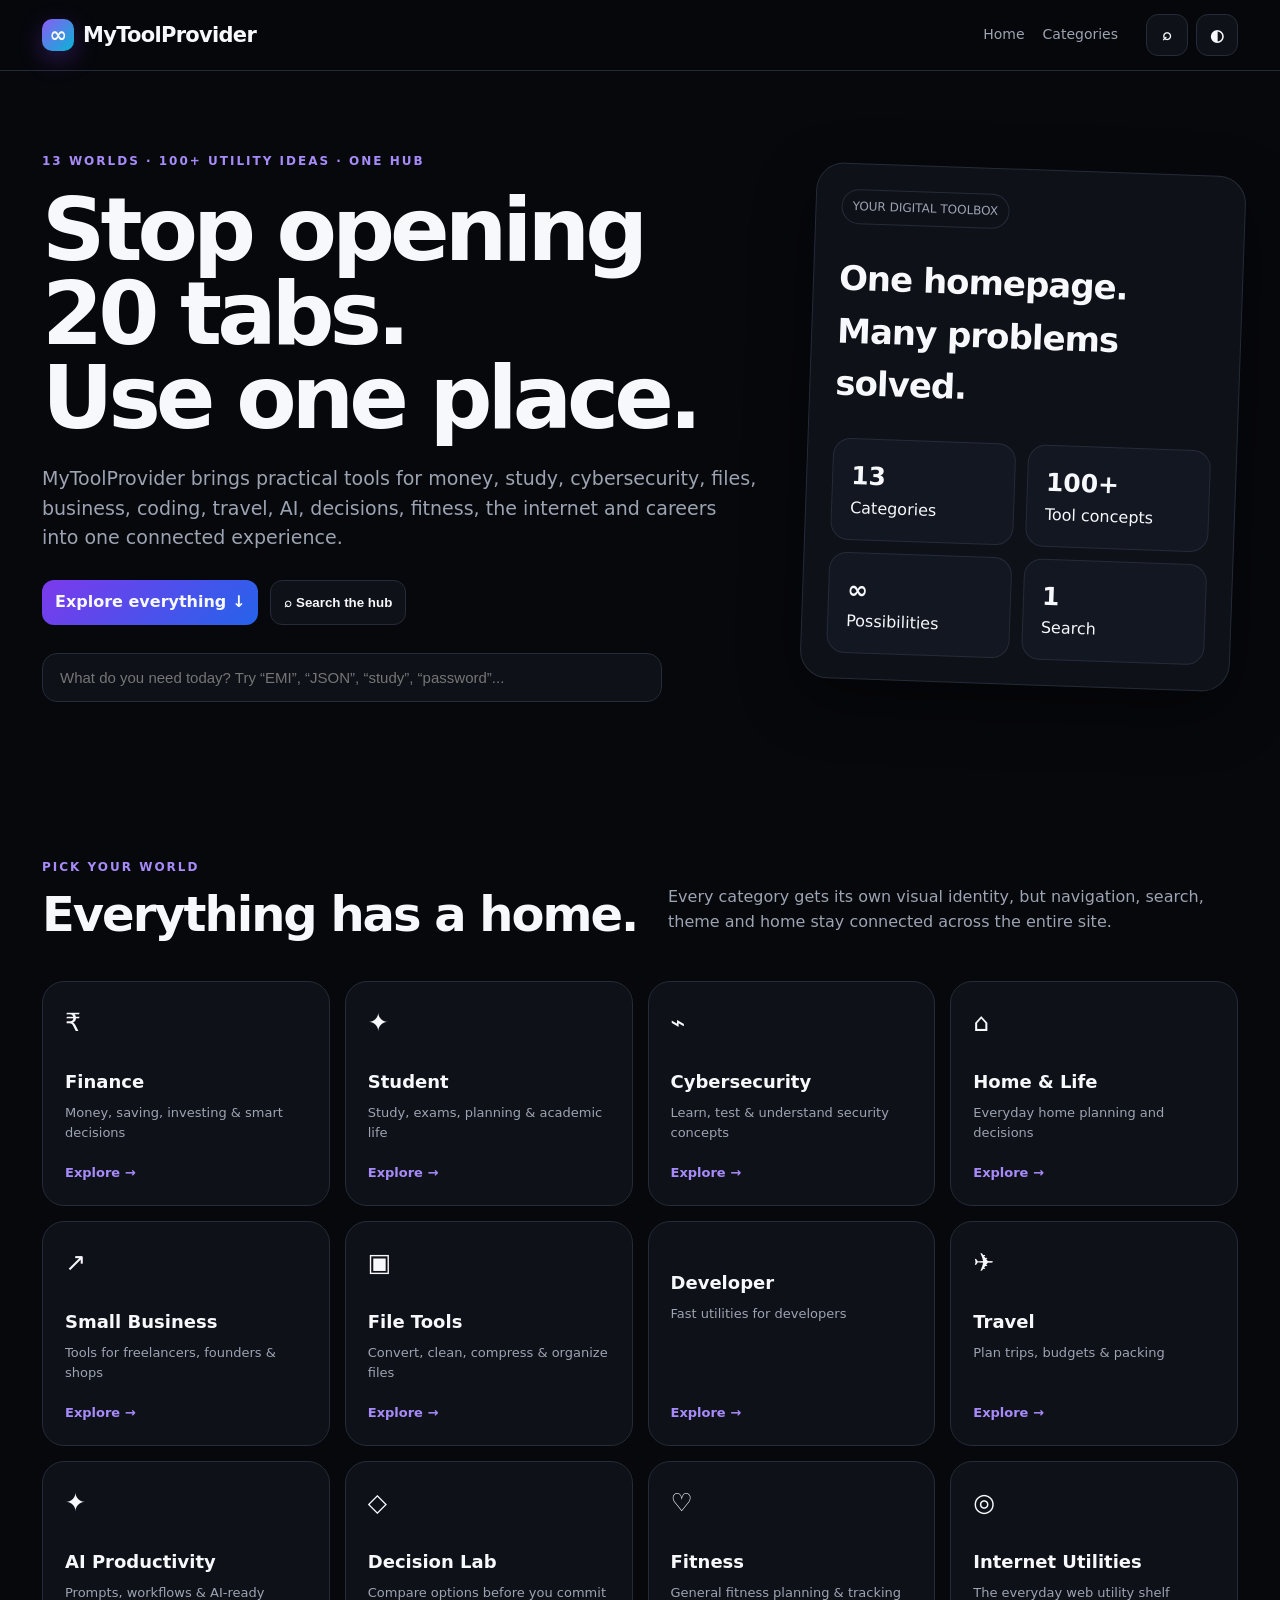
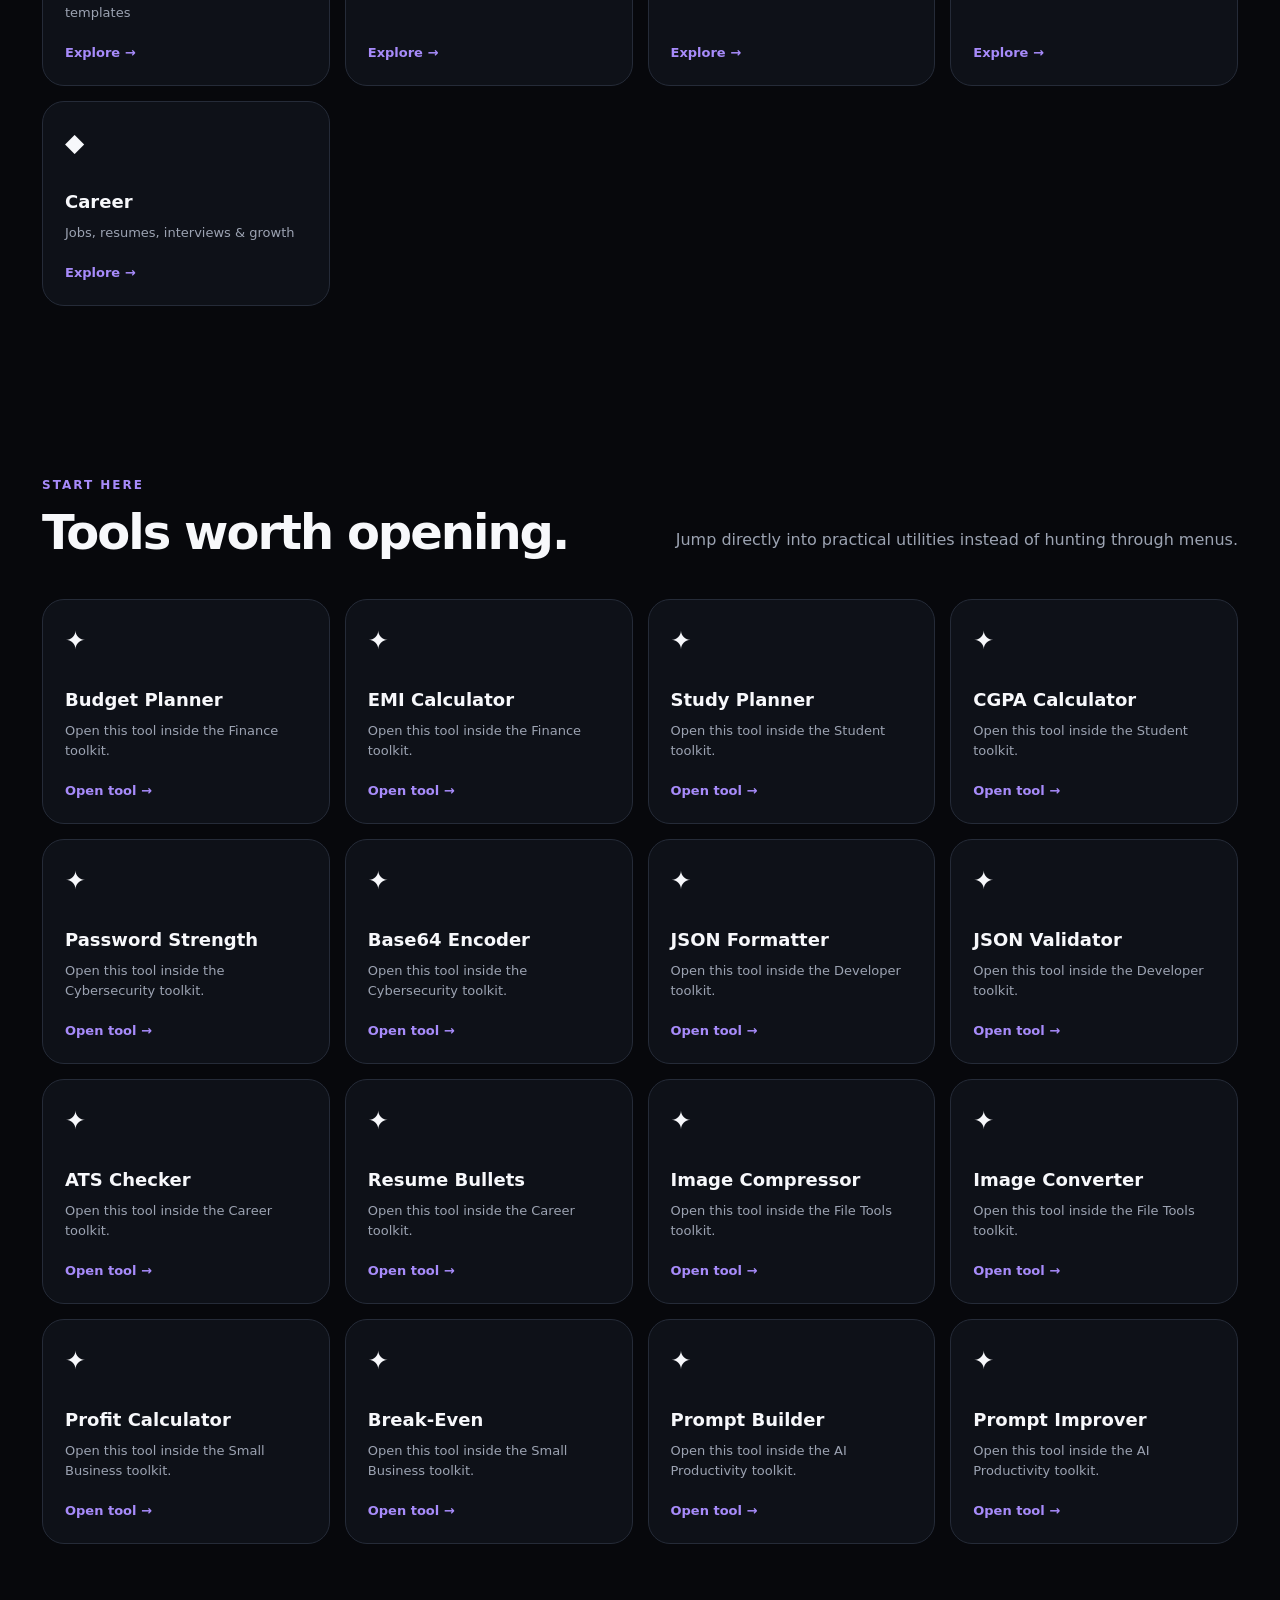
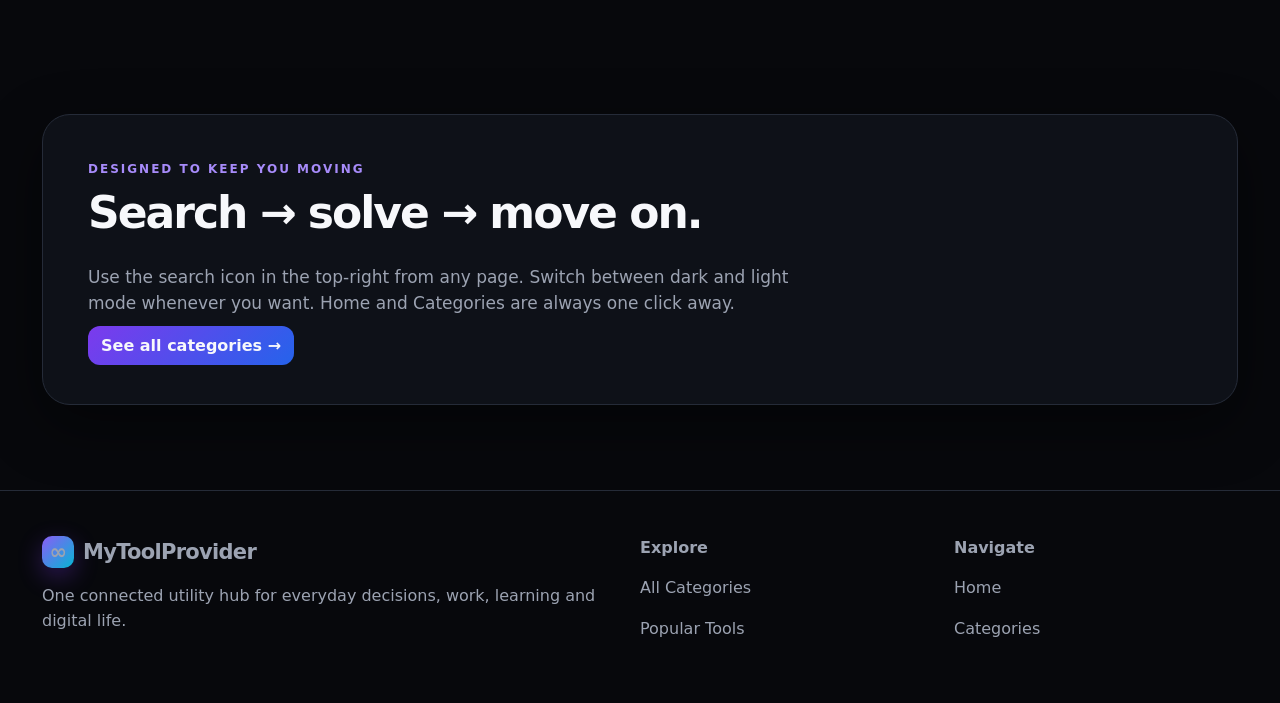
<file: index.html>
<!doctype html><html lang="en"><head><meta charset="utf-8"><meta name="viewport" content="width=device-width,initial-scale=1"><title>The Utility Hub | MyToolProvider</title><meta name="description" content="MyToolProvider is a connected utility hub for finance, students, cybersecurity, business, files, developers, travel, AI prompts, decisions, fitness, internet and careers."><link rel="stylesheet" href="assets/style.css"><link rel="canonical" href="https://mytoolprovider.github.io/"><meta property="og:url" content="https://mytoolprovider.github.io/"></head><body>
<header class="top"><nav class="nav"><a class="brand" href="index.html"><b>∞</b> MyToolProvider</a><div class="navlinks"><a href="index.html">Home</a><a href="categories.html">Categories</a></div><div class="actions"><button class="iconbtn" data-search aria-label="Search">⌕</button><button class="iconbtn" data-theme-toggle aria-label="Change theme">◐</button></div></nav></header>

<main>
<section class="hero"><div class="wrap hero-grid"><div><div class="eyebrow">13 worlds · 100+ utility ideas · one hub</div><h1>Stop opening 20 tabs.<br>Use one place.</h1><p>MyToolProvider brings practical tools for money, study, cybersecurity, files, business, coding, travel, AI, decisions, fitness, the internet and careers into one connected experience.</p><div class="hero-actions"><a class="btn primary" href="#categories">Explore everything ↓</a><button class="btn" data-search>⌕ Search the hub</button></div><div class="searchbox"><input placeholder="What do you need today? Try “EMI”, “JSON”, “study”, “password”..." onfocus="document.querySelector('[data-search]').click()"></div></div><div class="hero-card"><span class="pill">YOUR DIGITAL TOOLBOX</span><h2 style="font-size:34px;letter-spacing:-1px">One homepage.<br>Many problems solved.</h2><div class="mini-grid"><div class="mini"><strong>13</strong><span>Categories</span></div><div class="mini"><strong>100+</strong><span>Tool concepts</span></div><div class="mini"><strong>∞</strong><span>Possibilities</span></div><div class="mini"><strong>1</strong><span>Search</span></div></div></div></div></section>
<section class="section" id="categories"><div class="wrap"><div class="section-head"><div><div class="eyebrow">Pick your world</div><h2>Everything has a home.</h2></div><p>Every category gets its own visual identity, but navigation, search, theme and home stay connected across the entire site.</p></div><div class="grid"><article class="card" data-search-item><div class="symbol">₹</div><h3><a href="finance.html">Finance</a></h3><p>Money, saving, investing & smart decisions</p><div class="go"><a href="finance.html">Explore →</a></div></article><article class="card" data-search-item><div class="symbol">✦</div><h3><a href="student.html">Student</a></h3><p>Study, exams, planning & academic life</p><div class="go"><a href="student.html">Explore →</a></div></article><article class="card" data-search-item><div class="symbol">⌁</div><h3><a href="cyber.html">Cybersecurity</a></h3><p>Learn, test & understand security concepts</p><div class="go"><a href="cyber.html">Explore →</a></div></article><article class="card" data-search-item><div class="symbol">⌂</div><h3><a href="home.html">Home & Life</a></h3><p>Everyday home planning and decisions</p><div class="go"><a href="home.html">Explore →</a></div></article><article class="card" data-search-item><div class="symbol">↗</div><h3><a href="business.html">Small Business</a></h3><p>Tools for freelancers, founders & shops</p><div class="go"><a href="business.html">Explore →</a></div></article><article class="card" data-search-item><div class="symbol">▣</div><h3><a href="files.html">File Tools</a></h3><p>Convert, clean, compress & organize files</p><div class="go"><a href="files.html">Explore →</a></div></article><article class="card" data-search-item><div class="symbol"></></div><h3><a href="developer.html">Developer</a></h3><p>Fast utilities for developers</p><div class="go"><a href="developer.html">Explore →</a></div></article><article class="card" data-search-item><div class="symbol">✈</div><h3><a href="travel.html">Travel</a></h3><p>Plan trips, budgets & packing</p><div class="go"><a href="travel.html">Explore →</a></div></article><article class="card" data-search-item><div class="symbol">✦</div><h3><a href="ai.html">AI Productivity</a></h3><p>Prompts, workflows & AI-ready templates</p><div class="go"><a href="ai.html">Explore →</a></div></article><article class="card" data-search-item><div class="symbol">◇</div><h3><a href="decisions.html">Decision Lab</a></h3><p>Compare options before you commit</p><div class="go"><a href="decisions.html">Explore →</a></div></article><article class="card" data-search-item><div class="symbol">♡</div><h3><a href="fitness.html">Fitness</a></h3><p>General fitness planning & tracking</p><div class="go"><a href="fitness.html">Explore →</a></div></article><article class="card" data-search-item><div class="symbol">◎</div><h3><a href="internet.html">Internet Utilities</a></h3><p>The everyday web utility shelf</p><div class="go"><a href="internet.html">Explore →</a></div></article><article class="card" data-search-item><div class="symbol">◆</div><h3><a href="career.html">Career</a></h3><p>Jobs, resumes, interviews & growth</p><div class="go"><a href="career.html">Explore →</a></div></article></div></div></section>
<section class="section" id="popular"><div class="wrap"><div class="section-head"><div><div class="eyebrow">Start here</div><h2>Tools worth opening.</h2></div><p>Jump directly into practical utilities instead of hunting through menus.</p></div><div class="grid"><article class="card" data-search-item><div class="symbol">✦</div><h3><a href="finance.html#budget-planner">Budget Planner</a></h3><p>Open this tool inside the Finance toolkit.</p><div class="go"><a href="finance.html">Open tool →</a></div></article><article class="card" data-search-item><div class="symbol">✦</div><h3><a href="finance.html#emi-calculator">EMI Calculator</a></h3><p>Open this tool inside the Finance toolkit.</p><div class="go"><a href="finance.html">Open tool →</a></div></article><article class="card" data-search-item><div class="symbol">✦</div><h3><a href="student.html#study-planner">Study Planner</a></h3><p>Open this tool inside the Student toolkit.</p><div class="go"><a href="student.html">Open tool →</a></div></article><article class="card" data-search-item><div class="symbol">✦</div><h3><a href="student.html#cgpa-calculator">CGPA Calculator</a></h3><p>Open this tool inside the Student toolkit.</p><div class="go"><a href="student.html">Open tool →</a></div></article><article class="card" data-search-item><div class="symbol">✦</div><h3><a href="cyber.html#password-strength">Password Strength</a></h3><p>Open this tool inside the Cybersecurity toolkit.</p><div class="go"><a href="cyber.html">Open tool →</a></div></article><article class="card" data-search-item><div class="symbol">✦</div><h3><a href="cyber.html#base64-encoder">Base64 Encoder</a></h3><p>Open this tool inside the Cybersecurity toolkit.</p><div class="go"><a href="cyber.html">Open tool →</a></div></article><article class="card" data-search-item><div class="symbol">✦</div><h3><a href="developer.html#json-formatter">JSON Formatter</a></h3><p>Open this tool inside the Developer toolkit.</p><div class="go"><a href="developer.html">Open tool →</a></div></article><article class="card" data-search-item><div class="symbol">✦</div><h3><a href="developer.html#json-validator">JSON Validator</a></h3><p>Open this tool inside the Developer toolkit.</p><div class="go"><a href="developer.html">Open tool →</a></div></article><article class="card" data-search-item><div class="symbol">✦</div><h3><a href="career.html#ats-checker">ATS Checker</a></h3><p>Open this tool inside the Career toolkit.</p><div class="go"><a href="career.html">Open tool →</a></div></article><article class="card" data-search-item><div class="symbol">✦</div><h3><a href="career.html#resume-bullets">Resume Bullets</a></h3><p>Open this tool inside the Career toolkit.</p><div class="go"><a href="career.html">Open tool →</a></div></article><article class="card" data-search-item><div class="symbol">✦</div><h3><a href="files.html#image-compressor">Image Compressor</a></h3><p>Open this tool inside the File Tools toolkit.</p><div class="go"><a href="files.html">Open tool →</a></div></article><article class="card" data-search-item><div class="symbol">✦</div><h3><a href="files.html#image-converter">Image Converter</a></h3><p>Open this tool inside the File Tools toolkit.</p><div class="go"><a href="files.html">Open tool →</a></div></article><article class="card" data-search-item><div class="symbol">✦</div><h3><a href="business.html#profit-calculator">Profit Calculator</a></h3><p>Open this tool inside the Small Business toolkit.</p><div class="go"><a href="business.html">Open tool →</a></div></article><article class="card" data-search-item><div class="symbol">✦</div><h3><a href="business.html#break-even">Break-Even</a></h3><p>Open this tool inside the Small Business toolkit.</p><div class="go"><a href="business.html">Open tool →</a></div></article><article class="card" data-search-item><div class="symbol">✦</div><h3><a href="ai.html#prompt-builder">Prompt Builder</a></h3><p>Open this tool inside the AI Productivity toolkit.</p><div class="go"><a href="ai.html">Open tool →</a></div></article><article class="card" data-search-item><div class="symbol">✦</div><h3><a href="ai.html#prompt-improver">Prompt Improver</a></h3><p>Open this tool inside the AI Productivity toolkit.</p><div class="go"><a href="ai.html">Open tool →</a></div></article></div></div></section>
<section class="section"><div class="wrap"><div class="band"><div class="eyebrow">Designed to keep you moving</div><h2 style="font-size:44px;max-width:800px">Search → solve → move on.</h2><p style="color:var(--muted);max-width:720px;font-size:17px">Use the search icon in the top-right from any page. Switch between dark and light mode whenever you want. Home and Categories are always one click away.</p><a class="btn primary" href="categories.html">See all categories →</a></div></div></section>
</main>
<div class="modal" id="searchModal"><div class="modalbox"><div style="display:flex;justify-content:space-between;align-items:center"><h2>Search MyToolProvider</h2><button class="iconbtn" data-close>×</button></div><input id="globalSearch" placeholder="Search tools, categories, ideas..."><div id="results" class="results"><p style="color:var(--muted)">Search categories and tools...</p></div></div></div>
<footer class="footer"><div class="wrap footer-grid"><div><div class="brand"><b>∞</b> MyToolProvider</div><p>One connected utility hub for everyday decisions, work, learning and digital life.</p></div><div><strong>Explore</strong><p><a href="categories.html">All Categories</a></p><p><a href="index.html#popular">Popular Tools</a></p></div><div><strong>Navigate</strong><p><a href="index.html">Home</a></p><p><a href="categories.html">Categories</a></p></div></div></footer><script src="assets/app.js"></script></body></html>
</file>
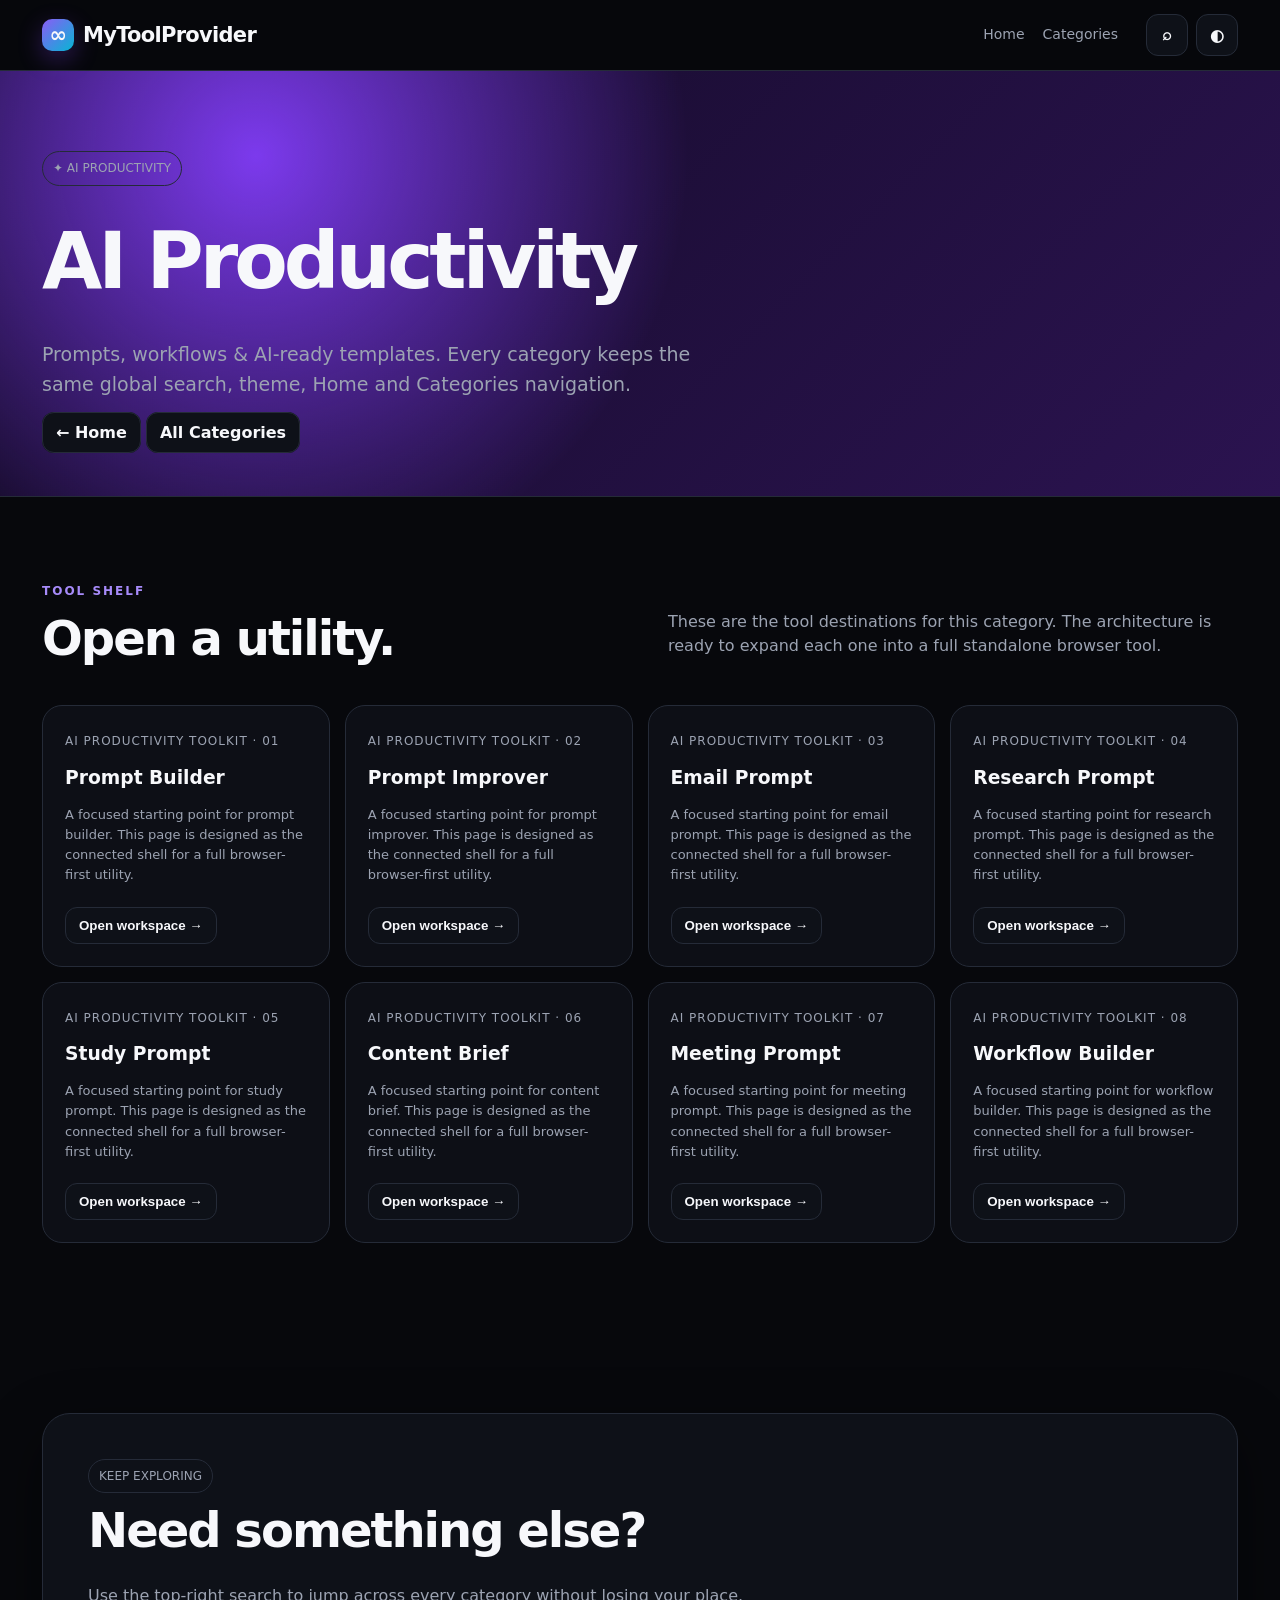
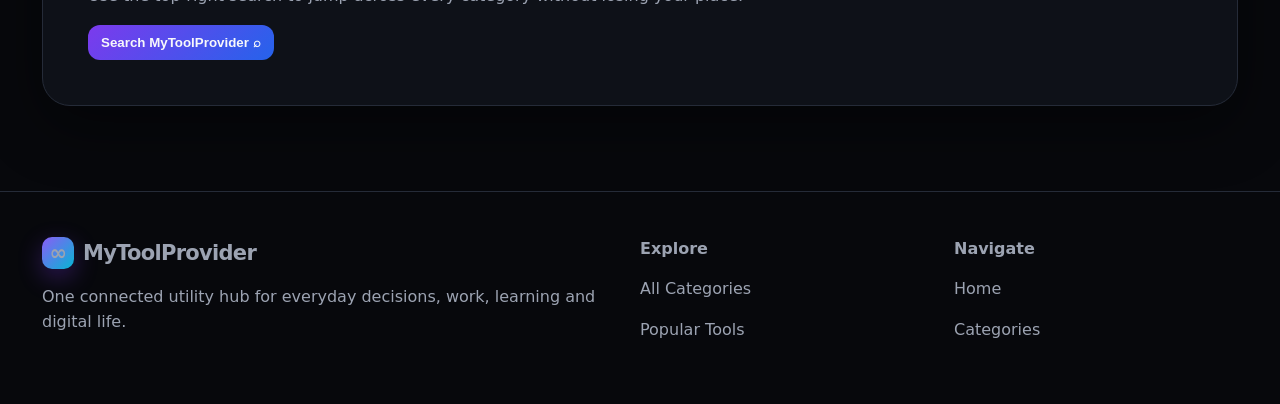
<file: ai.html>
<!doctype html><html lang="en"><head><meta charset="utf-8"><meta name="viewport" content="width=device-width,initial-scale=1"><title>AI Productivity | MyToolProvider</title><meta name="description" content="MyToolProvider is a connected utility hub for finance, students, cybersecurity, business, files, developers, travel, AI prompts, decisions, fitness, internet and careers."><link rel="stylesheet" href="assets/style.css"><link rel="canonical" href="https://mytoolprovider.github.io/ai.html"><meta property="og:url" content="https://mytoolprovider.github.io/ai.html"></head><body style="--category-bg:radial-gradient(circle at 20% 20%, #7c3aed, transparent 40%), linear-gradient(135deg,#140b28,#2b1350)">
<header class="top"><nav class="nav"><a class="brand" href="index.html"><b>∞</b> MyToolProvider</a><div class="navlinks"><a href="index.html">Home</a><a href="categories.html">Categories</a></div><div class="actions"><button class="iconbtn" data-search aria-label="Search">⌕</button><button class="iconbtn" data-theme-toggle aria-label="Change theme">◐</button></div></nav></header>
<main><section class="category-hero"><div class="wrap"><span class="pill">✦ AI PRODUCTIVITY</span><h1>AI Productivity</h1><p style="font-size:19px;color:var(--muted);max-width:700px">Prompts, workflows & AI-ready templates. Every category keeps the same global search, theme, Home and Categories navigation.</p><div style="margin-top:22px"><a class="btn" href="index.html">← Home</a> <a class="btn" href="categories.html">All Categories</a></div></div></section><section class="section"><div class="wrap"><div class="section-head"><div><div class="eyebrow">Tool shelf</div><h2>Open a utility.</h2></div><p>These are the tool destinations for this category. The architecture is ready to expand each one into a full standalone browser tool.</p></div><div class="tool-grid"><article class="tool" id="prompt-builder" data-search-item><span>AI Productivity toolkit · 01</span><h3>Prompt Builder</h3><p>A focused starting point for prompt builder. This page is designed as the connected shell for a full browser-first utility.</p><button class="btn tool-open" data-tool="Prompt Builder">Open workspace →</button></article><article class="tool" id="prompt-improver" data-search-item><span>AI Productivity toolkit · 02</span><h3>Prompt Improver</h3><p>A focused starting point for prompt improver. This page is designed as the connected shell for a full browser-first utility.</p><button class="btn tool-open" data-tool="Prompt Improver">Open workspace →</button></article><article class="tool" id="email-prompt" data-search-item><span>AI Productivity toolkit · 03</span><h3>Email Prompt</h3><p>A focused starting point for email prompt. This page is designed as the connected shell for a full browser-first utility.</p><button class="btn tool-open" data-tool="Email Prompt">Open workspace →</button></article><article class="tool" id="research-prompt" data-search-item><span>AI Productivity toolkit · 04</span><h3>Research Prompt</h3><p>A focused starting point for research prompt. This page is designed as the connected shell for a full browser-first utility.</p><button class="btn tool-open" data-tool="Research Prompt">Open workspace →</button></article><article class="tool" id="study-prompt" data-search-item><span>AI Productivity toolkit · 05</span><h3>Study Prompt</h3><p>A focused starting point for study prompt. This page is designed as the connected shell for a full browser-first utility.</p><button class="btn tool-open" data-tool="Study Prompt">Open workspace →</button></article><article class="tool" id="content-brief" data-search-item><span>AI Productivity toolkit · 06</span><h3>Content Brief</h3><p>A focused starting point for content brief. This page is designed as the connected shell for a full browser-first utility.</p><button class="btn tool-open" data-tool="Content Brief">Open workspace →</button></article><article class="tool" id="meeting-prompt" data-search-item><span>AI Productivity toolkit · 07</span><h3>Meeting Prompt</h3><p>A focused starting point for meeting prompt. This page is designed as the connected shell for a full browser-first utility.</p><button class="btn tool-open" data-tool="Meeting Prompt">Open workspace →</button></article><article class="tool" id="workflow-builder" data-search-item><span>AI Productivity toolkit · 08</span><h3>Workflow Builder</h3><p>A focused starting point for workflow builder. This page is designed as the connected shell for a full browser-first utility.</p><button class="btn tool-open" data-tool="Workflow Builder">Open workspace →</button></article></div></div></section><section class="section"><div class="wrap"><div class="band"><span class="pill">KEEP EXPLORING</span><h2>Need something else?</h2><p style="color:var(--muted)">Use the top-right search to jump across every category without losing your place.</p><button class="btn primary" data-search>Search MyToolProvider ⌕</button></div></div></section></main>
<div class="modal" id="searchModal"><div class="modalbox"><div style="display:flex;justify-content:space-between;align-items:center"><h2>Search MyToolProvider</h2><button class="iconbtn" data-close>×</button></div><input id="globalSearch" placeholder="Search tools, categories, ideas..."><div id="results" class="results"><p style="color:var(--muted)">Search categories and tools...</p></div></div></div>
<footer class="footer"><div class="wrap footer-grid"><div><div class="brand"><b>∞</b> MyToolProvider</div><p>One connected utility hub for everyday decisions, work, learning and digital life.</p></div><div><strong>Explore</strong><p><a href="categories.html">All Categories</a></p><p><a href="index.html#popular">Popular Tools</a></p></div><div><strong>Navigate</strong><p><a href="index.html">Home</a></p><p><a href="categories.html">Categories</a></p></div></div></footer><script src="assets/app.js"></script></body></html>
</file>
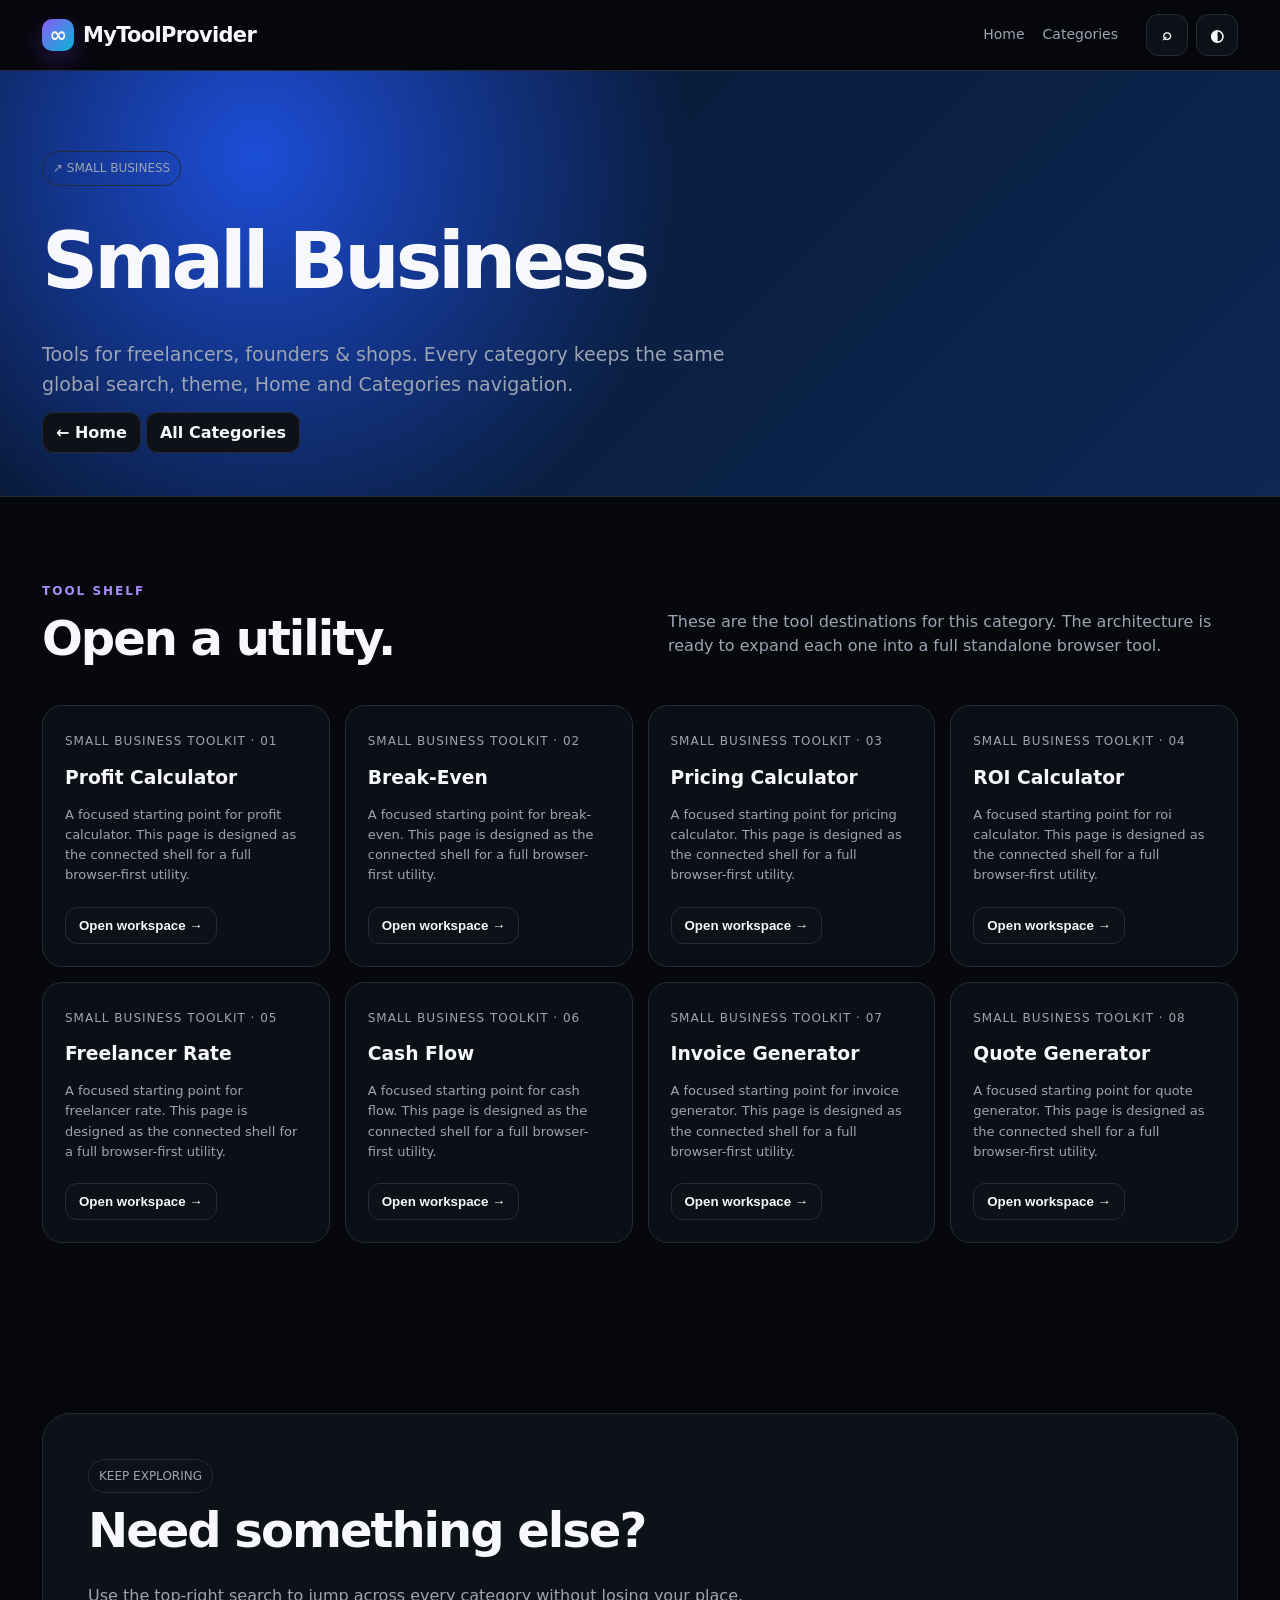
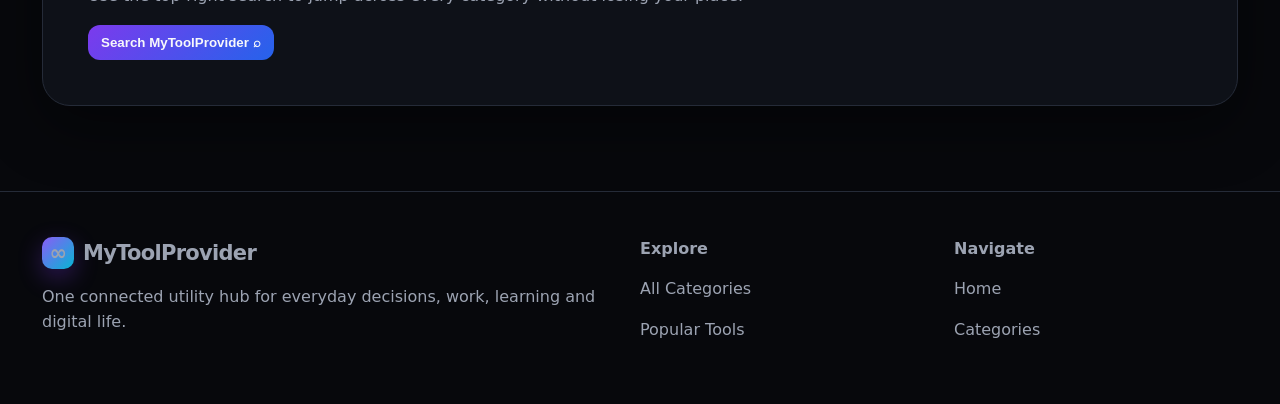
<file: business.html>
<!doctype html><html lang="en"><head><meta charset="utf-8"><meta name="viewport" content="width=device-width,initial-scale=1"><title>Small Business | MyToolProvider</title><meta name="description" content="MyToolProvider is a connected utility hub for finance, students, cybersecurity, business, files, developers, travel, AI prompts, decisions, fitness, internet and careers."><link rel="stylesheet" href="assets/style.css"><link rel="canonical" href="https://mytoolprovider.github.io/business.html"><meta property="og:url" content="https://mytoolprovider.github.io/business.html"></head><body style="--category-bg:radial-gradient(circle at 20% 20%, #1d4ed8, transparent 40%), linear-gradient(135deg,#07152d,#0d2854)">
<header class="top"><nav class="nav"><a class="brand" href="index.html"><b>∞</b> MyToolProvider</a><div class="navlinks"><a href="index.html">Home</a><a href="categories.html">Categories</a></div><div class="actions"><button class="iconbtn" data-search aria-label="Search">⌕</button><button class="iconbtn" data-theme-toggle aria-label="Change theme">◐</button></div></nav></header>
<main><section class="category-hero"><div class="wrap"><span class="pill">↗ SMALL BUSINESS</span><h1>Small Business</h1><p style="font-size:19px;color:var(--muted);max-width:700px">Tools for freelancers, founders & shops. Every category keeps the same global search, theme, Home and Categories navigation.</p><div style="margin-top:22px"><a class="btn" href="index.html">← Home</a> <a class="btn" href="categories.html">All Categories</a></div></div></section><section class="section"><div class="wrap"><div class="section-head"><div><div class="eyebrow">Tool shelf</div><h2>Open a utility.</h2></div><p>These are the tool destinations for this category. The architecture is ready to expand each one into a full standalone browser tool.</p></div><div class="tool-grid"><article class="tool" id="profit-calculator" data-search-item><span>Small Business toolkit · 01</span><h3>Profit Calculator</h3><p>A focused starting point for profit calculator. This page is designed as the connected shell for a full browser-first utility.</p><button class="btn tool-open" data-tool="Profit Calculator">Open workspace →</button></article><article class="tool" id="break-even" data-search-item><span>Small Business toolkit · 02</span><h3>Break-Even</h3><p>A focused starting point for break-even. This page is designed as the connected shell for a full browser-first utility.</p><button class="btn tool-open" data-tool="Break-Even">Open workspace →</button></article><article class="tool" id="pricing-calculator" data-search-item><span>Small Business toolkit · 03</span><h3>Pricing Calculator</h3><p>A focused starting point for pricing calculator. This page is designed as the connected shell for a full browser-first utility.</p><button class="btn tool-open" data-tool="Pricing Calculator">Open workspace →</button></article><article class="tool" id="roi-calculator" data-search-item><span>Small Business toolkit · 04</span><h3>ROI Calculator</h3><p>A focused starting point for roi calculator. This page is designed as the connected shell for a full browser-first utility.</p><button class="btn tool-open" data-tool="ROI Calculator">Open workspace →</button></article><article class="tool" id="freelancer-rate" data-search-item><span>Small Business toolkit · 05</span><h3>Freelancer Rate</h3><p>A focused starting point for freelancer rate. This page is designed as the connected shell for a full browser-first utility.</p><button class="btn tool-open" data-tool="Freelancer Rate">Open workspace →</button></article><article class="tool" id="cash-flow" data-search-item><span>Small Business toolkit · 06</span><h3>Cash Flow</h3><p>A focused starting point for cash flow. This page is designed as the connected shell for a full browser-first utility.</p><button class="btn tool-open" data-tool="Cash Flow">Open workspace →</button></article><article class="tool" id="invoice-generator" data-search-item><span>Small Business toolkit · 07</span><h3>Invoice Generator</h3><p>A focused starting point for invoice generator. This page is designed as the connected shell for a full browser-first utility.</p><button class="btn tool-open" data-tool="Invoice Generator">Open workspace →</button></article><article class="tool" id="quote-generator" data-search-item><span>Small Business toolkit · 08</span><h3>Quote Generator</h3><p>A focused starting point for quote generator. This page is designed as the connected shell for a full browser-first utility.</p><button class="btn tool-open" data-tool="Quote Generator">Open workspace →</button></article></div></div></section><section class="section"><div class="wrap"><div class="band"><span class="pill">KEEP EXPLORING</span><h2>Need something else?</h2><p style="color:var(--muted)">Use the top-right search to jump across every category without losing your place.</p><button class="btn primary" data-search>Search MyToolProvider ⌕</button></div></div></section></main>
<div class="modal" id="searchModal"><div class="modalbox"><div style="display:flex;justify-content:space-between;align-items:center"><h2>Search MyToolProvider</h2><button class="iconbtn" data-close>×</button></div><input id="globalSearch" placeholder="Search tools, categories, ideas..."><div id="results" class="results"><p style="color:var(--muted)">Search categories and tools...</p></div></div></div>
<footer class="footer"><div class="wrap footer-grid"><div><div class="brand"><b>∞</b> MyToolProvider</div><p>One connected utility hub for everyday decisions, work, learning and digital life.</p></div><div><strong>Explore</strong><p><a href="categories.html">All Categories</a></p><p><a href="index.html#popular">Popular Tools</a></p></div><div><strong>Navigate</strong><p><a href="index.html">Home</a></p><p><a href="categories.html">Categories</a></p></div></div></footer><script src="assets/app.js"></script></body></html>
</file>
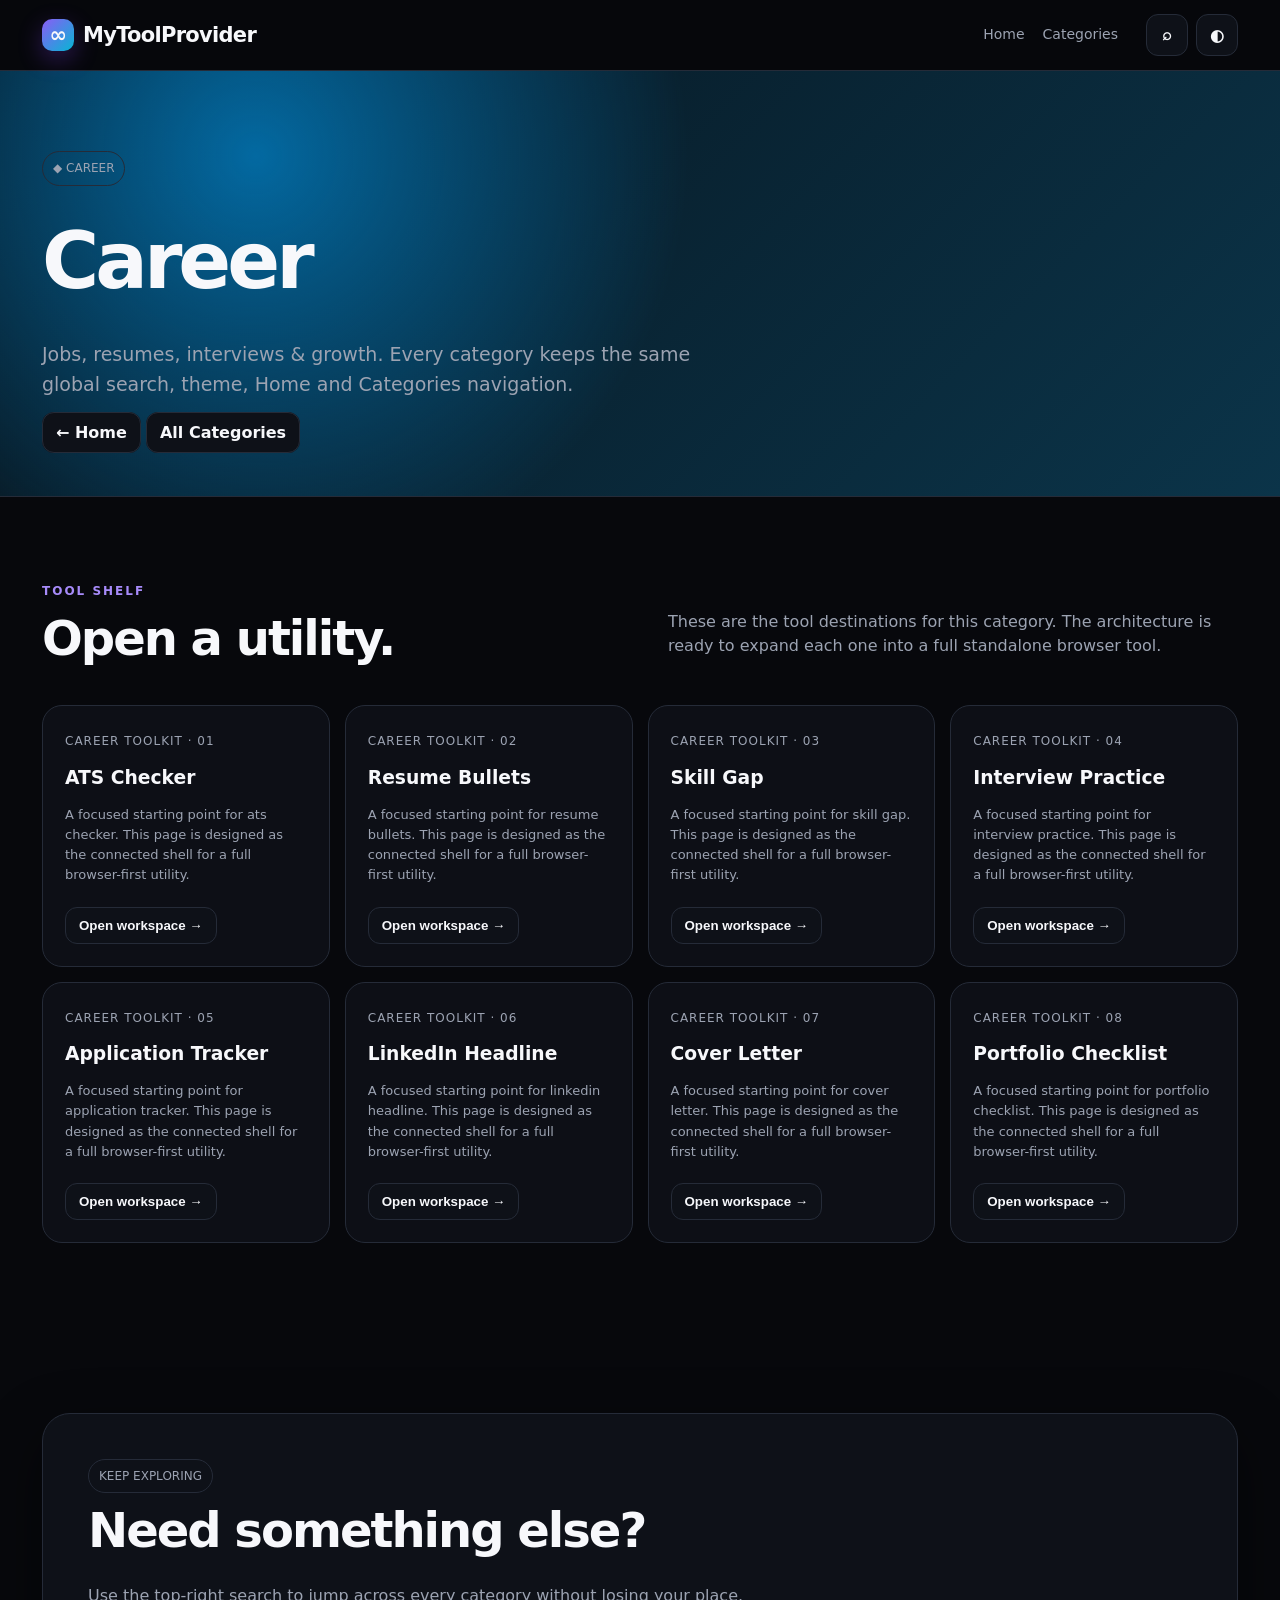
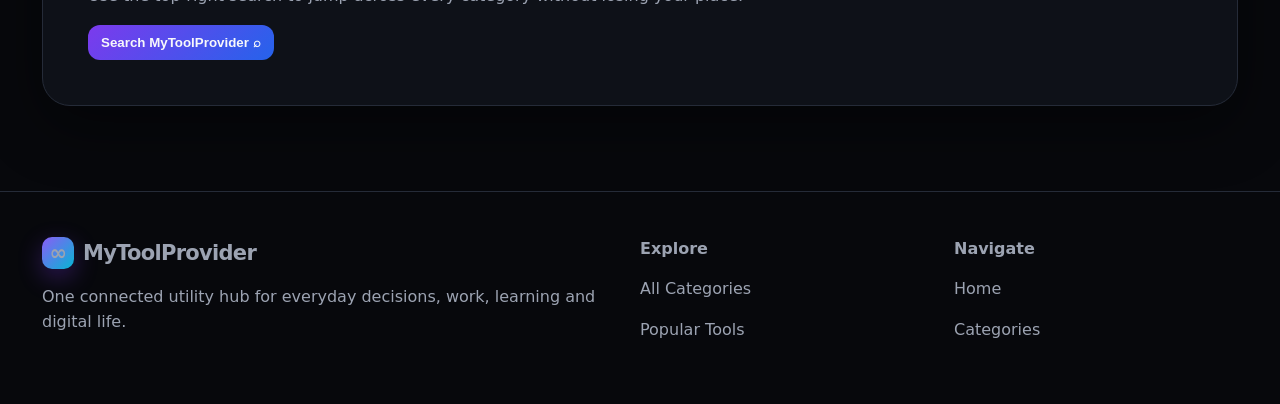
<file: career.html>
<!doctype html><html lang="en"><head><meta charset="utf-8"><meta name="viewport" content="width=device-width,initial-scale=1"><title>Career | MyToolProvider</title><meta name="description" content="MyToolProvider is a connected utility hub for finance, students, cybersecurity, business, files, developers, travel, AI prompts, decisions, fitness, internet and careers."><link rel="stylesheet" href="assets/style.css"><link rel="canonical" href="https://mytoolprovider.github.io/career.html"><meta property="og:url" content="https://mytoolprovider.github.io/career.html"></head><body style="--category-bg:radial-gradient(circle at 20% 20%, #0369a1, transparent 40%), linear-gradient(135deg,#07151f,#0b3449)">
<header class="top"><nav class="nav"><a class="brand" href="index.html"><b>∞</b> MyToolProvider</a><div class="navlinks"><a href="index.html">Home</a><a href="categories.html">Categories</a></div><div class="actions"><button class="iconbtn" data-search aria-label="Search">⌕</button><button class="iconbtn" data-theme-toggle aria-label="Change theme">◐</button></div></nav></header>
<main><section class="category-hero"><div class="wrap"><span class="pill">◆ CAREER</span><h1>Career</h1><p style="font-size:19px;color:var(--muted);max-width:700px">Jobs, resumes, interviews & growth. Every category keeps the same global search, theme, Home and Categories navigation.</p><div style="margin-top:22px"><a class="btn" href="index.html">← Home</a> <a class="btn" href="categories.html">All Categories</a></div></div></section><section class="section"><div class="wrap"><div class="section-head"><div><div class="eyebrow">Tool shelf</div><h2>Open a utility.</h2></div><p>These are the tool destinations for this category. The architecture is ready to expand each one into a full standalone browser tool.</p></div><div class="tool-grid"><article class="tool" id="ats-checker" data-search-item><span>Career toolkit · 01</span><h3>ATS Checker</h3><p>A focused starting point for ats checker. This page is designed as the connected shell for a full browser-first utility.</p><button class="btn tool-open" data-tool="ATS Checker">Open workspace →</button></article><article class="tool" id="resume-bullets" data-search-item><span>Career toolkit · 02</span><h3>Resume Bullets</h3><p>A focused starting point for resume bullets. This page is designed as the connected shell for a full browser-first utility.</p><button class="btn tool-open" data-tool="Resume Bullets">Open workspace →</button></article><article class="tool" id="skill-gap" data-search-item><span>Career toolkit · 03</span><h3>Skill Gap</h3><p>A focused starting point for skill gap. This page is designed as the connected shell for a full browser-first utility.</p><button class="btn tool-open" data-tool="Skill Gap">Open workspace →</button></article><article class="tool" id="interview-practice" data-search-item><span>Career toolkit · 04</span><h3>Interview Practice</h3><p>A focused starting point for interview practice. This page is designed as the connected shell for a full browser-first utility.</p><button class="btn tool-open" data-tool="Interview Practice">Open workspace →</button></article><article class="tool" id="application-tracker" data-search-item><span>Career toolkit · 05</span><h3>Application Tracker</h3><p>A focused starting point for application tracker. This page is designed as the connected shell for a full browser-first utility.</p><button class="btn tool-open" data-tool="Application Tracker">Open workspace →</button></article><article class="tool" id="linkedin-headline" data-search-item><span>Career toolkit · 06</span><h3>LinkedIn Headline</h3><p>A focused starting point for linkedin headline. This page is designed as the connected shell for a full browser-first utility.</p><button class="btn tool-open" data-tool="LinkedIn Headline">Open workspace →</button></article><article class="tool" id="cover-letter" data-search-item><span>Career toolkit · 07</span><h3>Cover Letter</h3><p>A focused starting point for cover letter. This page is designed as the connected shell for a full browser-first utility.</p><button class="btn tool-open" data-tool="Cover Letter">Open workspace →</button></article><article class="tool" id="portfolio-checklist" data-search-item><span>Career toolkit · 08</span><h3>Portfolio Checklist</h3><p>A focused starting point for portfolio checklist. This page is designed as the connected shell for a full browser-first utility.</p><button class="btn tool-open" data-tool="Portfolio Checklist">Open workspace →</button></article></div></div></section><section class="section"><div class="wrap"><div class="band"><span class="pill">KEEP EXPLORING</span><h2>Need something else?</h2><p style="color:var(--muted)">Use the top-right search to jump across every category without losing your place.</p><button class="btn primary" data-search>Search MyToolProvider ⌕</button></div></div></section></main>
<div class="modal" id="searchModal"><div class="modalbox"><div style="display:flex;justify-content:space-between;align-items:center"><h2>Search MyToolProvider</h2><button class="iconbtn" data-close>×</button></div><input id="globalSearch" placeholder="Search tools, categories, ideas..."><div id="results" class="results"><p style="color:var(--muted)">Search categories and tools...</p></div></div></div>
<footer class="footer"><div class="wrap footer-grid"><div><div class="brand"><b>∞</b> MyToolProvider</div><p>One connected utility hub for everyday decisions, work, learning and digital life.</p></div><div><strong>Explore</strong><p><a href="categories.html">All Categories</a></p><p><a href="index.html#popular">Popular Tools</a></p></div><div><strong>Navigate</strong><p><a href="index.html">Home</a></p><p><a href="categories.html">Categories</a></p></div></div></footer><script src="assets/app.js"></script></body></html>
</file>
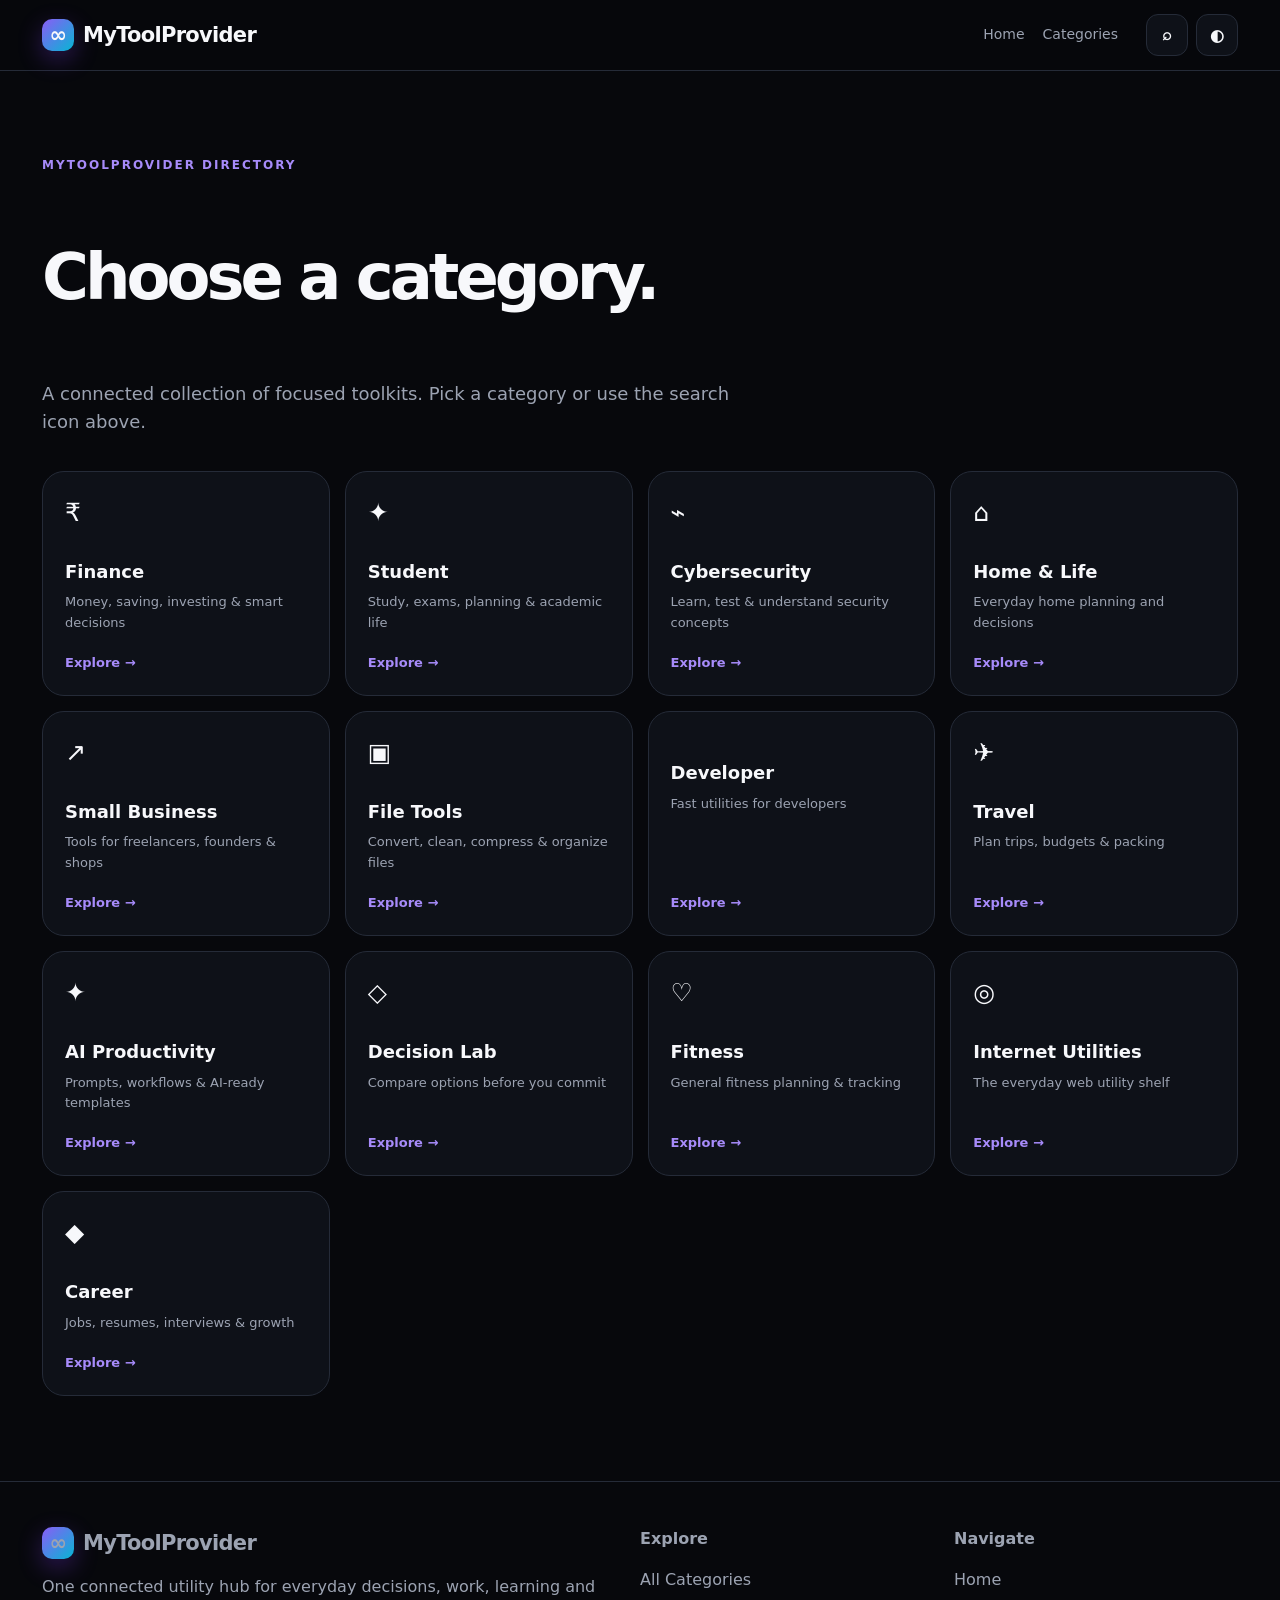
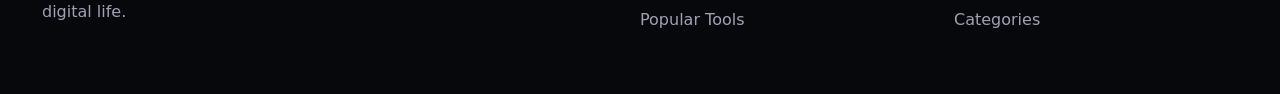
<file: categories.html>
<!doctype html><html lang="en"><head><meta charset="utf-8"><meta name="viewport" content="width=device-width,initial-scale=1"><title>All Categories | MyToolProvider</title><meta name="description" content="MyToolProvider is a connected utility hub for finance, students, cybersecurity, business, files, developers, travel, AI prompts, decisions, fitness, internet and careers."><link rel="stylesheet" href="assets/style.css"><link rel="canonical" href="https://mytoolprovider.github.io/categories.html"><meta property="og:url" content="https://mytoolprovider.github.io/categories.html"></head><body>
<header class="top"><nav class="nav"><a class="brand" href="index.html"><b>∞</b> MyToolProvider</a><div class="navlinks"><a href="index.html">Home</a><a href="categories.html">Categories</a></div><div class="actions"><button class="iconbtn" data-search aria-label="Search">⌕</button><button class="iconbtn" data-theme-toggle aria-label="Change theme">◐</button></div></nav></header>
<main><section class="section"><div class="wrap"><div class="eyebrow">MyToolProvider directory</div><h1 style="font-size:64px;letter-spacing:-4px">Choose a category.</h1><p style="color:var(--muted);font-size:18px;max-width:700px">A connected collection of focused toolkits. Pick a category or use the search icon above.</p><div class="grid" style="margin-top:35px"><article class="card" data-search-item><div class="symbol">₹</div><h3><a href="finance.html">Finance</a></h3><p>Money, saving, investing & smart decisions</p><div class="go"><a href="finance.html">Explore →</a></div></article><article class="card" data-search-item><div class="symbol">✦</div><h3><a href="student.html">Student</a></h3><p>Study, exams, planning & academic life</p><div class="go"><a href="student.html">Explore →</a></div></article><article class="card" data-search-item><div class="symbol">⌁</div><h3><a href="cyber.html">Cybersecurity</a></h3><p>Learn, test & understand security concepts</p><div class="go"><a href="cyber.html">Explore →</a></div></article><article class="card" data-search-item><div class="symbol">⌂</div><h3><a href="home.html">Home & Life</a></h3><p>Everyday home planning and decisions</p><div class="go"><a href="home.html">Explore →</a></div></article><article class="card" data-search-item><div class="symbol">↗</div><h3><a href="business.html">Small Business</a></h3><p>Tools for freelancers, founders & shops</p><div class="go"><a href="business.html">Explore →</a></div></article><article class="card" data-search-item><div class="symbol">▣</div><h3><a href="files.html">File Tools</a></h3><p>Convert, clean, compress & organize files</p><div class="go"><a href="files.html">Explore →</a></div></article><article class="card" data-search-item><div class="symbol"></></div><h3><a href="developer.html">Developer</a></h3><p>Fast utilities for developers</p><div class="go"><a href="developer.html">Explore →</a></div></article><article class="card" data-search-item><div class="symbol">✈</div><h3><a href="travel.html">Travel</a></h3><p>Plan trips, budgets & packing</p><div class="go"><a href="travel.html">Explore →</a></div></article><article class="card" data-search-item><div class="symbol">✦</div><h3><a href="ai.html">AI Productivity</a></h3><p>Prompts, workflows & AI-ready templates</p><div class="go"><a href="ai.html">Explore →</a></div></article><article class="card" data-search-item><div class="symbol">◇</div><h3><a href="decisions.html">Decision Lab</a></h3><p>Compare options before you commit</p><div class="go"><a href="decisions.html">Explore →</a></div></article><article class="card" data-search-item><div class="symbol">♡</div><h3><a href="fitness.html">Fitness</a></h3><p>General fitness planning & tracking</p><div class="go"><a href="fitness.html">Explore →</a></div></article><article class="card" data-search-item><div class="symbol">◎</div><h3><a href="internet.html">Internet Utilities</a></h3><p>The everyday web utility shelf</p><div class="go"><a href="internet.html">Explore →</a></div></article><article class="card" data-search-item><div class="symbol">◆</div><h3><a href="career.html">Career</a></h3><p>Jobs, resumes, interviews & growth</p><div class="go"><a href="career.html">Explore →</a></div></article></div></div></section></main>
<div class="modal" id="searchModal"><div class="modalbox"><div style="display:flex;justify-content:space-between;align-items:center"><h2>Search MyToolProvider</h2><button class="iconbtn" data-close>×</button></div><input id="globalSearch" placeholder="Search tools, categories, ideas..."><div id="results" class="results"><p style="color:var(--muted)">Search categories and tools...</p></div></div></div>
<footer class="footer"><div class="wrap footer-grid"><div><div class="brand"><b>∞</b> MyToolProvider</div><p>One connected utility hub for everyday decisions, work, learning and digital life.</p></div><div><strong>Explore</strong><p><a href="categories.html">All Categories</a></p><p><a href="index.html#popular">Popular Tools</a></p></div><div><strong>Navigate</strong><p><a href="index.html">Home</a></p><p><a href="categories.html">Categories</a></p></div></div></footer><script src="assets/app.js"></script></body></html>
</file>
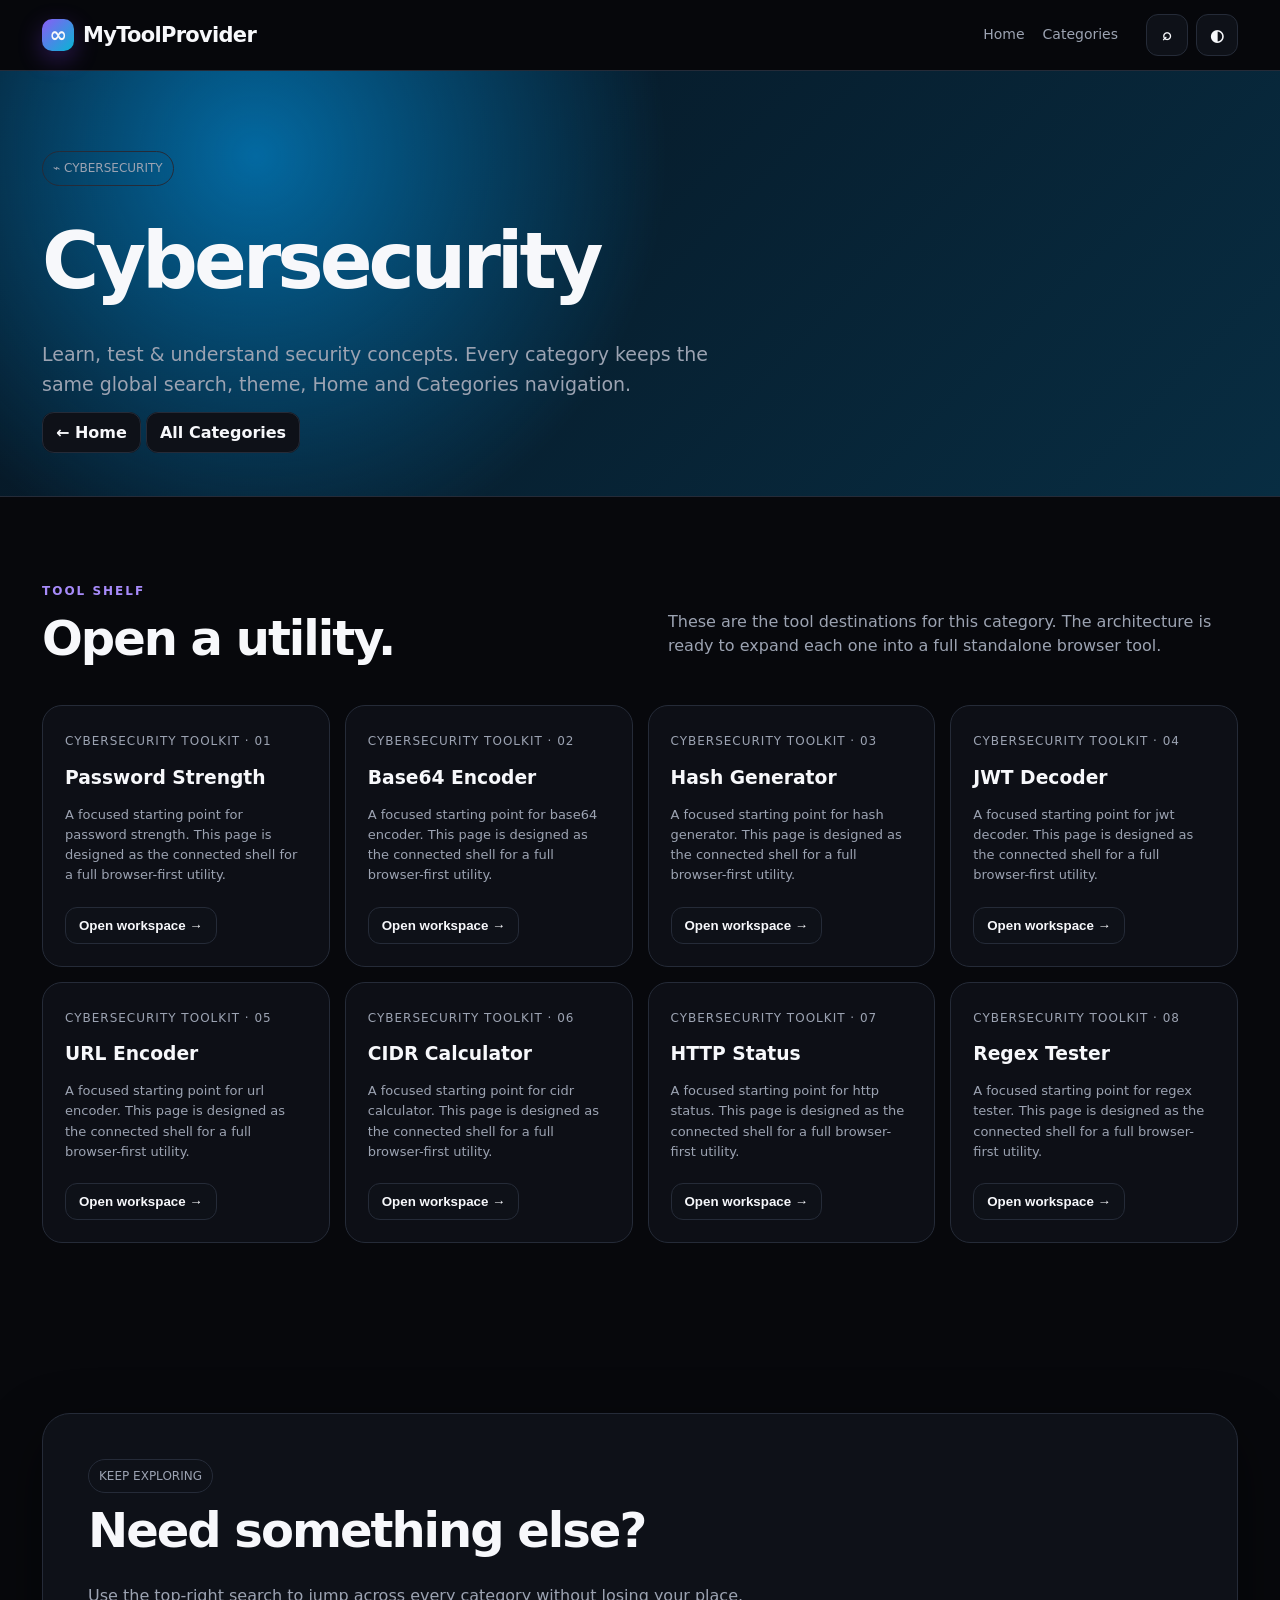
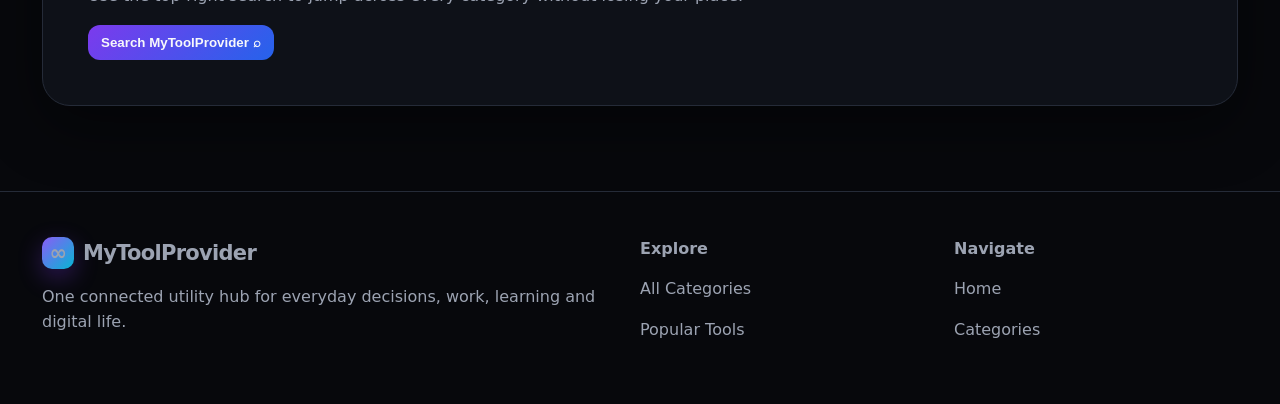
<file: cyber.html>
<!doctype html><html lang="en"><head><meta charset="utf-8"><meta name="viewport" content="width=device-width,initial-scale=1"><title>Cybersecurity | MyToolProvider</title><meta name="description" content="MyToolProvider is a connected utility hub for finance, students, cybersecurity, business, files, developers, travel, AI prompts, decisions, fitness, internet and careers."><link rel="stylesheet" href="assets/style.css"><link rel="canonical" href="https://mytoolprovider.github.io/cyber.html"><meta property="og:url" content="https://mytoolprovider.github.io/cyber.html"></head><body style="--category-bg:radial-gradient(circle at 20% 20%, #0369a1, transparent 38%), linear-gradient(135deg,#061421,#082d42)">
<header class="top"><nav class="nav"><a class="brand" href="index.html"><b>∞</b> MyToolProvider</a><div class="navlinks"><a href="index.html">Home</a><a href="categories.html">Categories</a></div><div class="actions"><button class="iconbtn" data-search aria-label="Search">⌕</button><button class="iconbtn" data-theme-toggle aria-label="Change theme">◐</button></div></nav></header>
<main><section class="category-hero"><div class="wrap"><span class="pill">⌁ CYBERSECURITY</span><h1>Cybersecurity</h1><p style="font-size:19px;color:var(--muted);max-width:700px">Learn, test & understand security concepts. Every category keeps the same global search, theme, Home and Categories navigation.</p><div style="margin-top:22px"><a class="btn" href="index.html">← Home</a> <a class="btn" href="categories.html">All Categories</a></div></div></section><section class="section"><div class="wrap"><div class="section-head"><div><div class="eyebrow">Tool shelf</div><h2>Open a utility.</h2></div><p>These are the tool destinations for this category. The architecture is ready to expand each one into a full standalone browser tool.</p></div><div class="tool-grid"><article class="tool" id="password-strength" data-search-item><span>Cybersecurity toolkit · 01</span><h3>Password Strength</h3><p>A focused starting point for password strength. This page is designed as the connected shell for a full browser-first utility.</p><button class="btn tool-open" data-tool="Password Strength">Open workspace →</button></article><article class="tool" id="base64-encoder" data-search-item><span>Cybersecurity toolkit · 02</span><h3>Base64 Encoder</h3><p>A focused starting point for base64 encoder. This page is designed as the connected shell for a full browser-first utility.</p><button class="btn tool-open" data-tool="Base64 Encoder">Open workspace →</button></article><article class="tool" id="hash-generator" data-search-item><span>Cybersecurity toolkit · 03</span><h3>Hash Generator</h3><p>A focused starting point for hash generator. This page is designed as the connected shell for a full browser-first utility.</p><button class="btn tool-open" data-tool="Hash Generator">Open workspace →</button></article><article class="tool" id="jwt-decoder" data-search-item><span>Cybersecurity toolkit · 04</span><h3>JWT Decoder</h3><p>A focused starting point for jwt decoder. This page is designed as the connected shell for a full browser-first utility.</p><button class="btn tool-open" data-tool="JWT Decoder">Open workspace →</button></article><article class="tool" id="url-encoder" data-search-item><span>Cybersecurity toolkit · 05</span><h3>URL Encoder</h3><p>A focused starting point for url encoder. This page is designed as the connected shell for a full browser-first utility.</p><button class="btn tool-open" data-tool="URL Encoder">Open workspace →</button></article><article class="tool" id="cidr-calculator" data-search-item><span>Cybersecurity toolkit · 06</span><h3>CIDR Calculator</h3><p>A focused starting point for cidr calculator. This page is designed as the connected shell for a full browser-first utility.</p><button class="btn tool-open" data-tool="CIDR Calculator">Open workspace →</button></article><article class="tool" id="http-status" data-search-item><span>Cybersecurity toolkit · 07</span><h3>HTTP Status</h3><p>A focused starting point for http status. This page is designed as the connected shell for a full browser-first utility.</p><button class="btn tool-open" data-tool="HTTP Status">Open workspace →</button></article><article class="tool" id="regex-tester" data-search-item><span>Cybersecurity toolkit · 08</span><h3>Regex Tester</h3><p>A focused starting point for regex tester. This page is designed as the connected shell for a full browser-first utility.</p><button class="btn tool-open" data-tool="Regex Tester">Open workspace →</button></article></div></div></section><section class="section"><div class="wrap"><div class="band"><span class="pill">KEEP EXPLORING</span><h2>Need something else?</h2><p style="color:var(--muted)">Use the top-right search to jump across every category without losing your place.</p><button class="btn primary" data-search>Search MyToolProvider ⌕</button></div></div></section></main>
<div class="modal" id="searchModal"><div class="modalbox"><div style="display:flex;justify-content:space-between;align-items:center"><h2>Search MyToolProvider</h2><button class="iconbtn" data-close>×</button></div><input id="globalSearch" placeholder="Search tools, categories, ideas..."><div id="results" class="results"><p style="color:var(--muted)">Search categories and tools...</p></div></div></div>
<footer class="footer"><div class="wrap footer-grid"><div><div class="brand"><b>∞</b> MyToolProvider</div><p>One connected utility hub for everyday decisions, work, learning and digital life.</p></div><div><strong>Explore</strong><p><a href="categories.html">All Categories</a></p><p><a href="index.html#popular">Popular Tools</a></p></div><div><strong>Navigate</strong><p><a href="index.html">Home</a></p><p><a href="categories.html">Categories</a></p></div></div></footer><script src="assets/app.js"></script></body></html>
</file>
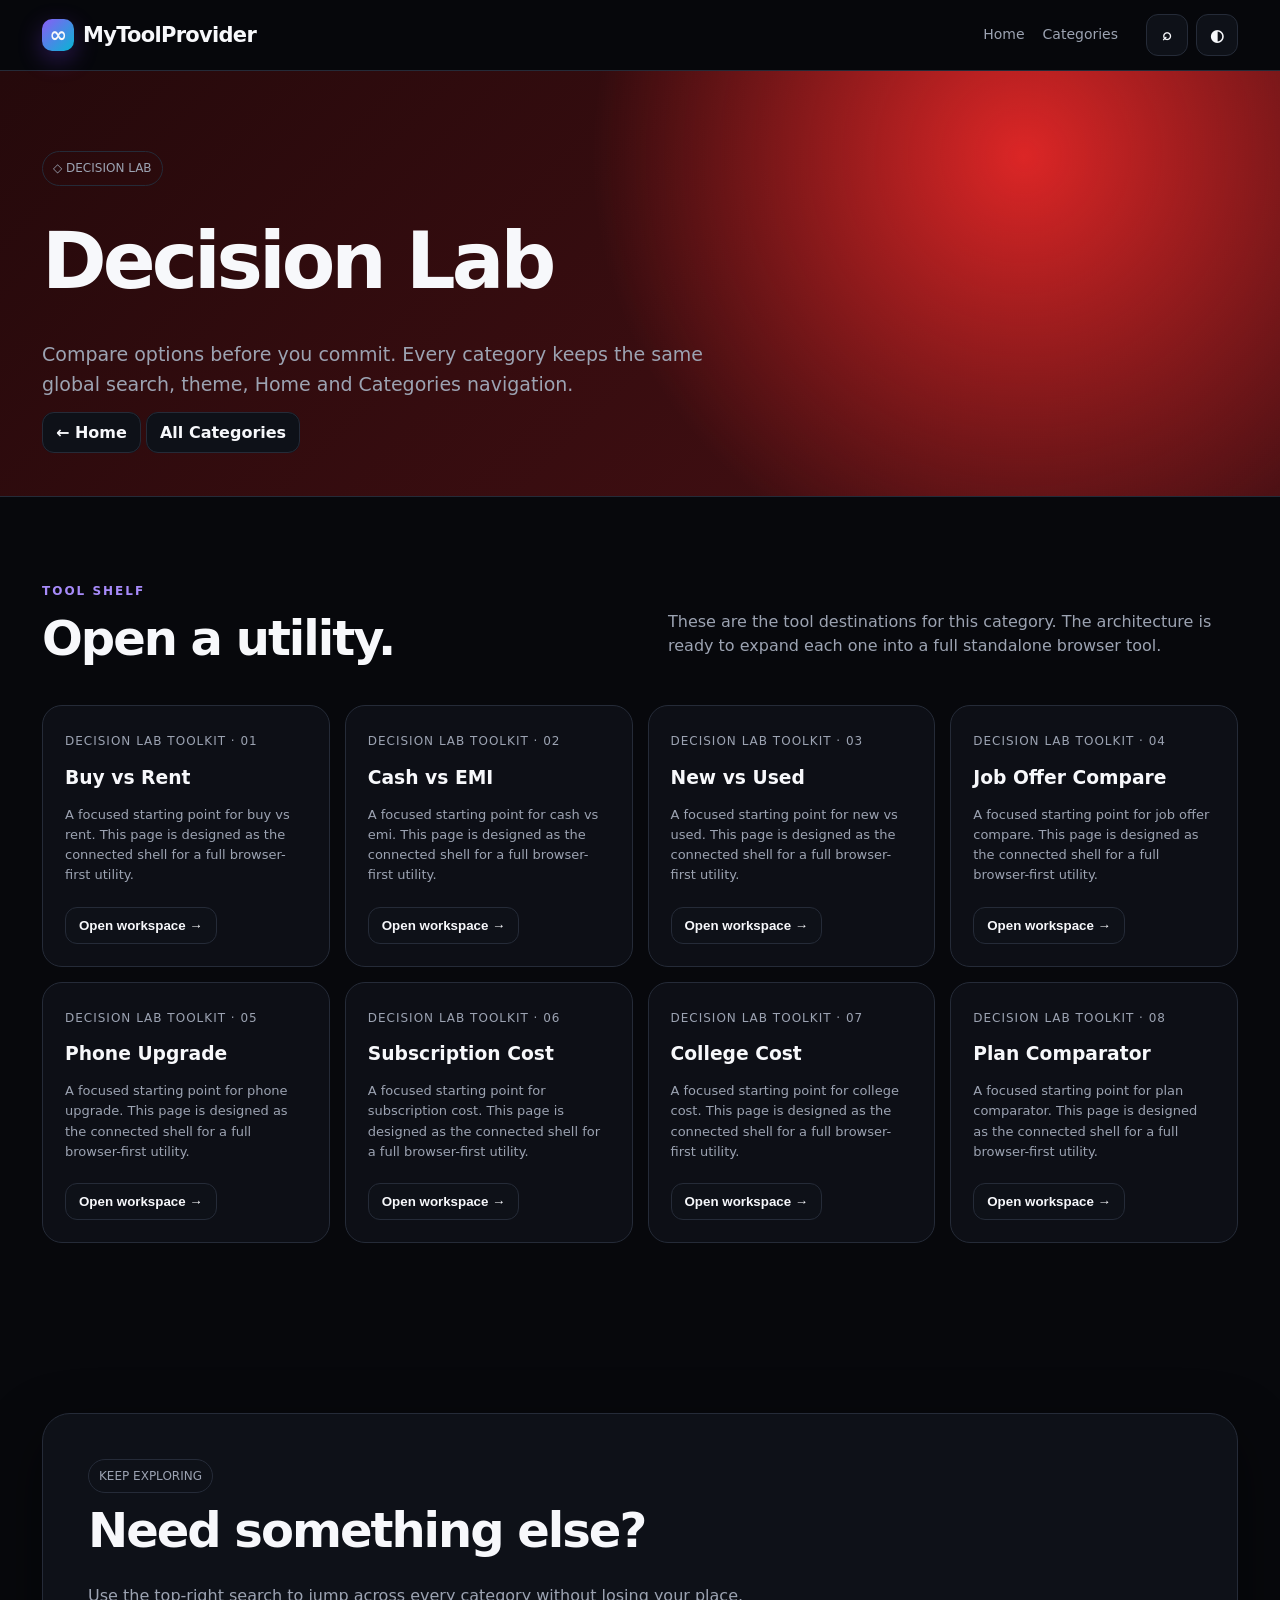
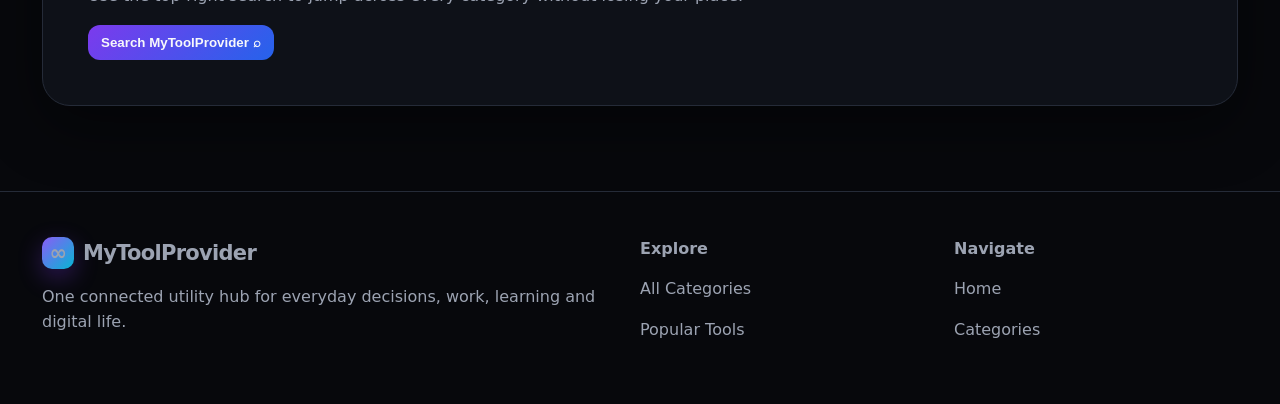
<file: decisions.html>
<!doctype html><html lang="en"><head><meta charset="utf-8"><meta name="viewport" content="width=device-width,initial-scale=1"><title>Decision Lab | MyToolProvider</title><meta name="description" content="MyToolProvider is a connected utility hub for finance, students, cybersecurity, business, files, developers, travel, AI prompts, decisions, fitness, internet and careers."><link rel="stylesheet" href="assets/style.css"><link rel="canonical" href="https://mytoolprovider.github.io/decisions.html"><meta property="og:url" content="https://mytoolprovider.github.io/decisions.html"></head><body style="--category-bg:radial-gradient(circle at 80% 20%, #dc2626, transparent 40%), linear-gradient(135deg,#25090b,#491014)">
<header class="top"><nav class="nav"><a class="brand" href="index.html"><b>∞</b> MyToolProvider</a><div class="navlinks"><a href="index.html">Home</a><a href="categories.html">Categories</a></div><div class="actions"><button class="iconbtn" data-search aria-label="Search">⌕</button><button class="iconbtn" data-theme-toggle aria-label="Change theme">◐</button></div></nav></header>
<main><section class="category-hero"><div class="wrap"><span class="pill">◇ DECISION LAB</span><h1>Decision Lab</h1><p style="font-size:19px;color:var(--muted);max-width:700px">Compare options before you commit. Every category keeps the same global search, theme, Home and Categories navigation.</p><div style="margin-top:22px"><a class="btn" href="index.html">← Home</a> <a class="btn" href="categories.html">All Categories</a></div></div></section><section class="section"><div class="wrap"><div class="section-head"><div><div class="eyebrow">Tool shelf</div><h2>Open a utility.</h2></div><p>These are the tool destinations for this category. The architecture is ready to expand each one into a full standalone browser tool.</p></div><div class="tool-grid"><article class="tool" id="buy-vs-rent" data-search-item><span>Decision Lab toolkit · 01</span><h3>Buy vs Rent</h3><p>A focused starting point for buy vs rent. This page is designed as the connected shell for a full browser-first utility.</p><button class="btn tool-open" data-tool="Buy vs Rent">Open workspace →</button></article><article class="tool" id="cash-vs-emi" data-search-item><span>Decision Lab toolkit · 02</span><h3>Cash vs EMI</h3><p>A focused starting point for cash vs emi. This page is designed as the connected shell for a full browser-first utility.</p><button class="btn tool-open" data-tool="Cash vs EMI">Open workspace →</button></article><article class="tool" id="new-vs-used" data-search-item><span>Decision Lab toolkit · 03</span><h3>New vs Used</h3><p>A focused starting point for new vs used. This page is designed as the connected shell for a full browser-first utility.</p><button class="btn tool-open" data-tool="New vs Used">Open workspace →</button></article><article class="tool" id="job-offer-compare" data-search-item><span>Decision Lab toolkit · 04</span><h3>Job Offer Compare</h3><p>A focused starting point for job offer compare. This page is designed as the connected shell for a full browser-first utility.</p><button class="btn tool-open" data-tool="Job Offer Compare">Open workspace →</button></article><article class="tool" id="phone-upgrade" data-search-item><span>Decision Lab toolkit · 05</span><h3>Phone Upgrade</h3><p>A focused starting point for phone upgrade. This page is designed as the connected shell for a full browser-first utility.</p><button class="btn tool-open" data-tool="Phone Upgrade">Open workspace →</button></article><article class="tool" id="subscription-cost" data-search-item><span>Decision Lab toolkit · 06</span><h3>Subscription Cost</h3><p>A focused starting point for subscription cost. This page is designed as the connected shell for a full browser-first utility.</p><button class="btn tool-open" data-tool="Subscription Cost">Open workspace →</button></article><article class="tool" id="college-cost" data-search-item><span>Decision Lab toolkit · 07</span><h3>College Cost</h3><p>A focused starting point for college cost. This page is designed as the connected shell for a full browser-first utility.</p><button class="btn tool-open" data-tool="College Cost">Open workspace →</button></article><article class="tool" id="plan-comparator" data-search-item><span>Decision Lab toolkit · 08</span><h3>Plan Comparator</h3><p>A focused starting point for plan comparator. This page is designed as the connected shell for a full browser-first utility.</p><button class="btn tool-open" data-tool="Plan Comparator">Open workspace →</button></article></div></div></section><section class="section"><div class="wrap"><div class="band"><span class="pill">KEEP EXPLORING</span><h2>Need something else?</h2><p style="color:var(--muted)">Use the top-right search to jump across every category without losing your place.</p><button class="btn primary" data-search>Search MyToolProvider ⌕</button></div></div></section></main>
<div class="modal" id="searchModal"><div class="modalbox"><div style="display:flex;justify-content:space-between;align-items:center"><h2>Search MyToolProvider</h2><button class="iconbtn" data-close>×</button></div><input id="globalSearch" placeholder="Search tools, categories, ideas..."><div id="results" class="results"><p style="color:var(--muted)">Search categories and tools...</p></div></div></div>
<footer class="footer"><div class="wrap footer-grid"><div><div class="brand"><b>∞</b> MyToolProvider</div><p>One connected utility hub for everyday decisions, work, learning and digital life.</p></div><div><strong>Explore</strong><p><a href="categories.html">All Categories</a></p><p><a href="index.html#popular">Popular Tools</a></p></div><div><strong>Navigate</strong><p><a href="index.html">Home</a></p><p><a href="categories.html">Categories</a></p></div></div></footer><script src="assets/app.js"></script></body></html>
</file>
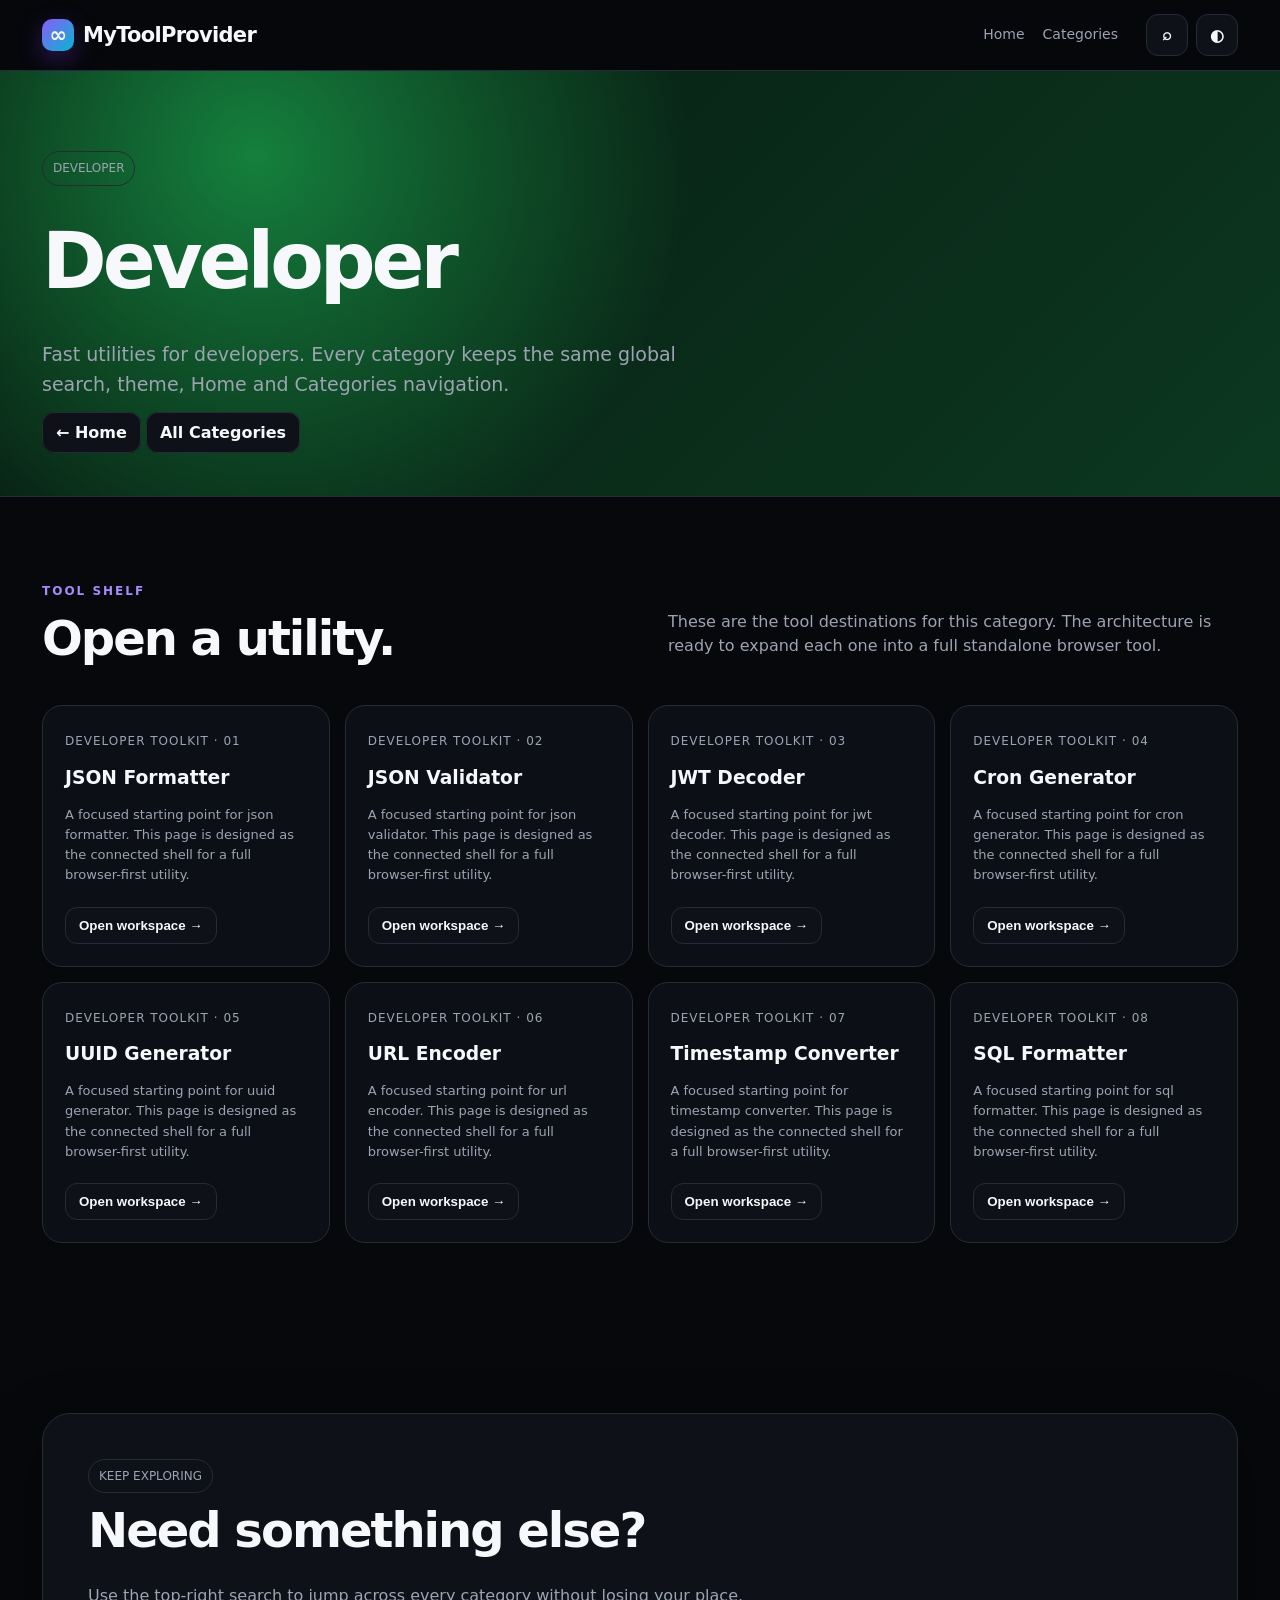
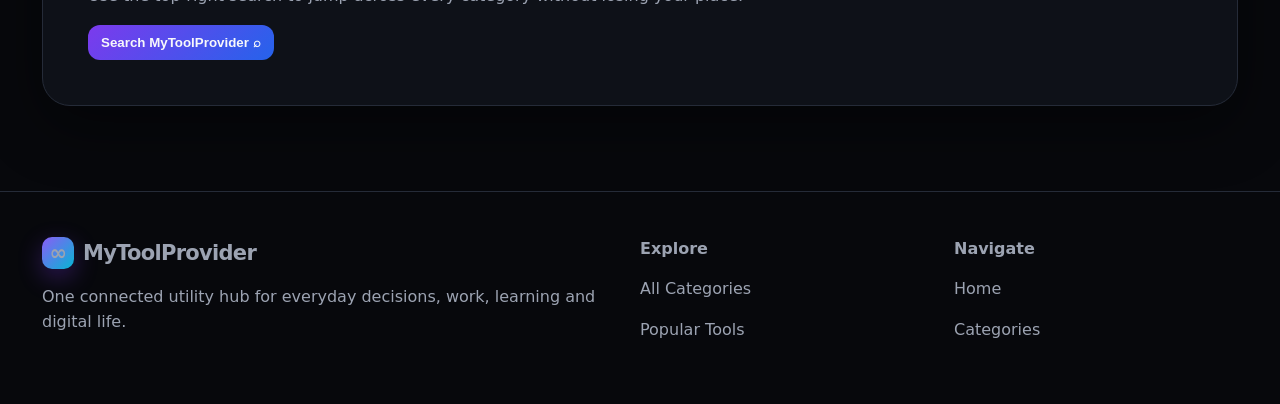
<file: developer.html>
<!doctype html><html lang="en"><head><meta charset="utf-8"><meta name="viewport" content="width=device-width,initial-scale=1"><title>Developer | MyToolProvider</title><meta name="description" content="MyToolProvider is a connected utility hub for finance, students, cybersecurity, business, files, developers, travel, AI prompts, decisions, fitness, internet and careers."><link rel="stylesheet" href="assets/style.css"><link rel="canonical" href="https://mytoolprovider.github.io/developer.html"><meta property="og:url" content="https://mytoolprovider.github.io/developer.html"></head><body style="--category-bg:radial-gradient(circle at 20% 20%, #15803d, transparent 40%), linear-gradient(135deg,#071b10,#0c3820)">
<header class="top"><nav class="nav"><a class="brand" href="index.html"><b>∞</b> MyToolProvider</a><div class="navlinks"><a href="index.html">Home</a><a href="categories.html">Categories</a></div><div class="actions"><button class="iconbtn" data-search aria-label="Search">⌕</button><button class="iconbtn" data-theme-toggle aria-label="Change theme">◐</button></div></nav></header>
<main><section class="category-hero"><div class="wrap"><span class="pill"></> DEVELOPER</span><h1>Developer</h1><p style="font-size:19px;color:var(--muted);max-width:700px">Fast utilities for developers. Every category keeps the same global search, theme, Home and Categories navigation.</p><div style="margin-top:22px"><a class="btn" href="index.html">← Home</a> <a class="btn" href="categories.html">All Categories</a></div></div></section><section class="section"><div class="wrap"><div class="section-head"><div><div class="eyebrow">Tool shelf</div><h2>Open a utility.</h2></div><p>These are the tool destinations for this category. The architecture is ready to expand each one into a full standalone browser tool.</p></div><div class="tool-grid"><article class="tool" id="json-formatter" data-search-item><span>Developer toolkit · 01</span><h3>JSON Formatter</h3><p>A focused starting point for json formatter. This page is designed as the connected shell for a full browser-first utility.</p><button class="btn tool-open" data-tool="JSON Formatter">Open workspace →</button></article><article class="tool" id="json-validator" data-search-item><span>Developer toolkit · 02</span><h3>JSON Validator</h3><p>A focused starting point for json validator. This page is designed as the connected shell for a full browser-first utility.</p><button class="btn tool-open" data-tool="JSON Validator">Open workspace →</button></article><article class="tool" id="jwt-decoder" data-search-item><span>Developer toolkit · 03</span><h3>JWT Decoder</h3><p>A focused starting point for jwt decoder. This page is designed as the connected shell for a full browser-first utility.</p><button class="btn tool-open" data-tool="JWT Decoder">Open workspace →</button></article><article class="tool" id="cron-generator" data-search-item><span>Developer toolkit · 04</span><h3>Cron Generator</h3><p>A focused starting point for cron generator. This page is designed as the connected shell for a full browser-first utility.</p><button class="btn tool-open" data-tool="Cron Generator">Open workspace →</button></article><article class="tool" id="uuid-generator" data-search-item><span>Developer toolkit · 05</span><h3>UUID Generator</h3><p>A focused starting point for uuid generator. This page is designed as the connected shell for a full browser-first utility.</p><button class="btn tool-open" data-tool="UUID Generator">Open workspace →</button></article><article class="tool" id="url-encoder" data-search-item><span>Developer toolkit · 06</span><h3>URL Encoder</h3><p>A focused starting point for url encoder. This page is designed as the connected shell for a full browser-first utility.</p><button class="btn tool-open" data-tool="URL Encoder">Open workspace →</button></article><article class="tool" id="timestamp-converter" data-search-item><span>Developer toolkit · 07</span><h3>Timestamp Converter</h3><p>A focused starting point for timestamp converter. This page is designed as the connected shell for a full browser-first utility.</p><button class="btn tool-open" data-tool="Timestamp Converter">Open workspace →</button></article><article class="tool" id="sql-formatter" data-search-item><span>Developer toolkit · 08</span><h3>SQL Formatter</h3><p>A focused starting point for sql formatter. This page is designed as the connected shell for a full browser-first utility.</p><button class="btn tool-open" data-tool="SQL Formatter">Open workspace →</button></article></div></div></section><section class="section"><div class="wrap"><div class="band"><span class="pill">KEEP EXPLORING</span><h2>Need something else?</h2><p style="color:var(--muted)">Use the top-right search to jump across every category without losing your place.</p><button class="btn primary" data-search>Search MyToolProvider ⌕</button></div></div></section></main>
<div class="modal" id="searchModal"><div class="modalbox"><div style="display:flex;justify-content:space-between;align-items:center"><h2>Search MyToolProvider</h2><button class="iconbtn" data-close>×</button></div><input id="globalSearch" placeholder="Search tools, categories, ideas..."><div id="results" class="results"><p style="color:var(--muted)">Search categories and tools...</p></div></div></div>
<footer class="footer"><div class="wrap footer-grid"><div><div class="brand"><b>∞</b> MyToolProvider</div><p>One connected utility hub for everyday decisions, work, learning and digital life.</p></div><div><strong>Explore</strong><p><a href="categories.html">All Categories</a></p><p><a href="index.html#popular">Popular Tools</a></p></div><div><strong>Navigate</strong><p><a href="index.html">Home</a></p><p><a href="categories.html">Categories</a></p></div></div></footer><script src="assets/app.js"></script></body></html>
</file>
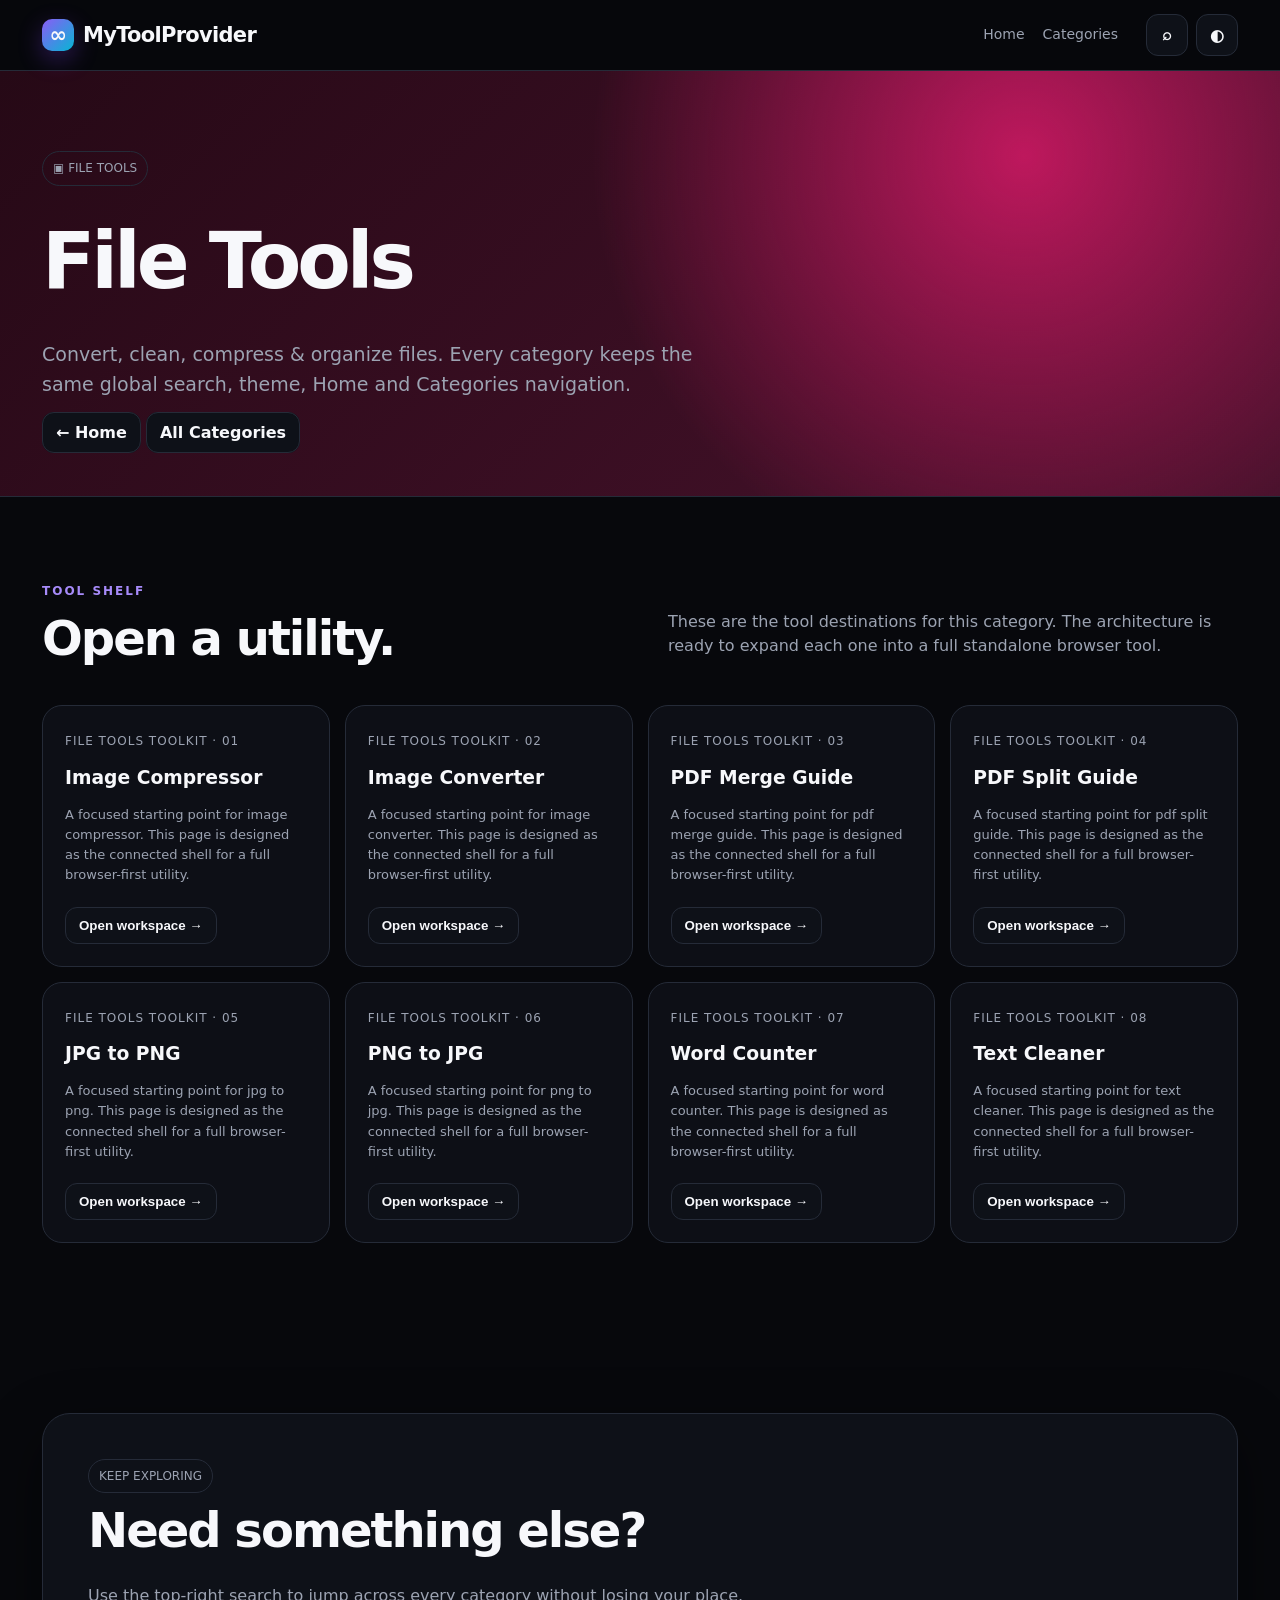
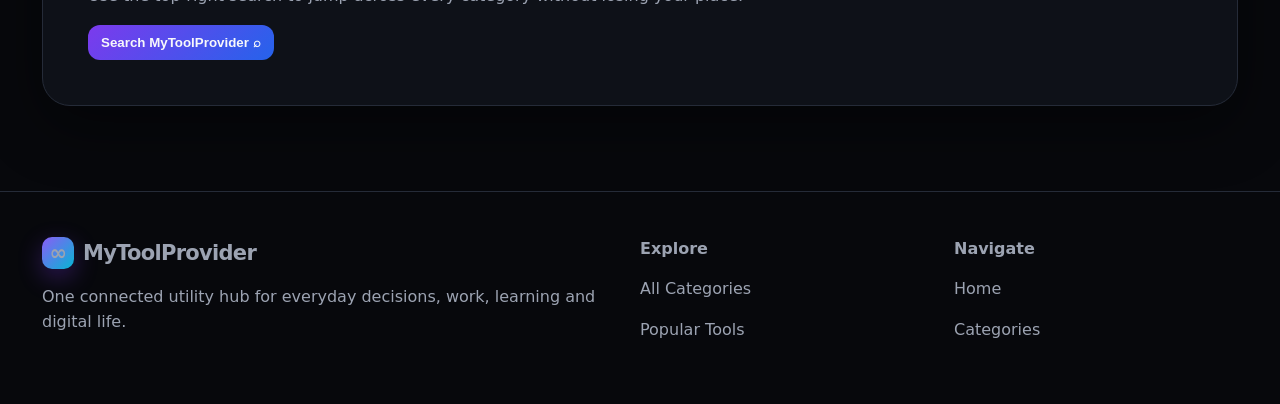
<file: files.html>
<!doctype html><html lang="en"><head><meta charset="utf-8"><meta name="viewport" content="width=device-width,initial-scale=1"><title>File Tools | MyToolProvider</title><meta name="description" content="MyToolProvider is a connected utility hub for finance, students, cybersecurity, business, files, developers, travel, AI prompts, decisions, fitness, internet and careers."><link rel="stylesheet" href="assets/style.css"><link rel="canonical" href="https://mytoolprovider.github.io/files.html"><meta property="og:url" content="https://mytoolprovider.github.io/files.html"></head><body style="--category-bg:radial-gradient(circle at 80% 20%, #be185d, transparent 40%), linear-gradient(135deg,#260916,#48122c)">
<header class="top"><nav class="nav"><a class="brand" href="index.html"><b>∞</b> MyToolProvider</a><div class="navlinks"><a href="index.html">Home</a><a href="categories.html">Categories</a></div><div class="actions"><button class="iconbtn" data-search aria-label="Search">⌕</button><button class="iconbtn" data-theme-toggle aria-label="Change theme">◐</button></div></nav></header>
<main><section class="category-hero"><div class="wrap"><span class="pill">▣ FILE TOOLS</span><h1>File Tools</h1><p style="font-size:19px;color:var(--muted);max-width:700px">Convert, clean, compress & organize files. Every category keeps the same global search, theme, Home and Categories navigation.</p><div style="margin-top:22px"><a class="btn" href="index.html">← Home</a> <a class="btn" href="categories.html">All Categories</a></div></div></section><section class="section"><div class="wrap"><div class="section-head"><div><div class="eyebrow">Tool shelf</div><h2>Open a utility.</h2></div><p>These are the tool destinations for this category. The architecture is ready to expand each one into a full standalone browser tool.</p></div><div class="tool-grid"><article class="tool" id="image-compressor" data-search-item><span>File Tools toolkit · 01</span><h3>Image Compressor</h3><p>A focused starting point for image compressor. This page is designed as the connected shell for a full browser-first utility.</p><button class="btn tool-open" data-tool="Image Compressor">Open workspace →</button></article><article class="tool" id="image-converter" data-search-item><span>File Tools toolkit · 02</span><h3>Image Converter</h3><p>A focused starting point for image converter. This page is designed as the connected shell for a full browser-first utility.</p><button class="btn tool-open" data-tool="Image Converter">Open workspace →</button></article><article class="tool" id="pdf-merge-guide" data-search-item><span>File Tools toolkit · 03</span><h3>PDF Merge Guide</h3><p>A focused starting point for pdf merge guide. This page is designed as the connected shell for a full browser-first utility.</p><button class="btn tool-open" data-tool="PDF Merge Guide">Open workspace →</button></article><article class="tool" id="pdf-split-guide" data-search-item><span>File Tools toolkit · 04</span><h3>PDF Split Guide</h3><p>A focused starting point for pdf split guide. This page is designed as the connected shell for a full browser-first utility.</p><button class="btn tool-open" data-tool="PDF Split Guide">Open workspace →</button></article><article class="tool" id="jpg-to-png" data-search-item><span>File Tools toolkit · 05</span><h3>JPG to PNG</h3><p>A focused starting point for jpg to png. This page is designed as the connected shell for a full browser-first utility.</p><button class="btn tool-open" data-tool="JPG to PNG">Open workspace →</button></article><article class="tool" id="png-to-jpg" data-search-item><span>File Tools toolkit · 06</span><h3>PNG to JPG</h3><p>A focused starting point for png to jpg. This page is designed as the connected shell for a full browser-first utility.</p><button class="btn tool-open" data-tool="PNG to JPG">Open workspace →</button></article><article class="tool" id="word-counter" data-search-item><span>File Tools toolkit · 07</span><h3>Word Counter</h3><p>A focused starting point for word counter. This page is designed as the connected shell for a full browser-first utility.</p><button class="btn tool-open" data-tool="Word Counter">Open workspace →</button></article><article class="tool" id="text-cleaner" data-search-item><span>File Tools toolkit · 08</span><h3>Text Cleaner</h3><p>A focused starting point for text cleaner. This page is designed as the connected shell for a full browser-first utility.</p><button class="btn tool-open" data-tool="Text Cleaner">Open workspace →</button></article></div></div></section><section class="section"><div class="wrap"><div class="band"><span class="pill">KEEP EXPLORING</span><h2>Need something else?</h2><p style="color:var(--muted)">Use the top-right search to jump across every category without losing your place.</p><button class="btn primary" data-search>Search MyToolProvider ⌕</button></div></div></section></main>
<div class="modal" id="searchModal"><div class="modalbox"><div style="display:flex;justify-content:space-between;align-items:center"><h2>Search MyToolProvider</h2><button class="iconbtn" data-close>×</button></div><input id="globalSearch" placeholder="Search tools, categories, ideas..."><div id="results" class="results"><p style="color:var(--muted)">Search categories and tools...</p></div></div></div>
<footer class="footer"><div class="wrap footer-grid"><div><div class="brand"><b>∞</b> MyToolProvider</div><p>One connected utility hub for everyday decisions, work, learning and digital life.</p></div><div><strong>Explore</strong><p><a href="categories.html">All Categories</a></p><p><a href="index.html#popular">Popular Tools</a></p></div><div><strong>Navigate</strong><p><a href="index.html">Home</a></p><p><a href="categories.html">Categories</a></p></div></div></footer><script src="assets/app.js"></script></body></html>
</file>
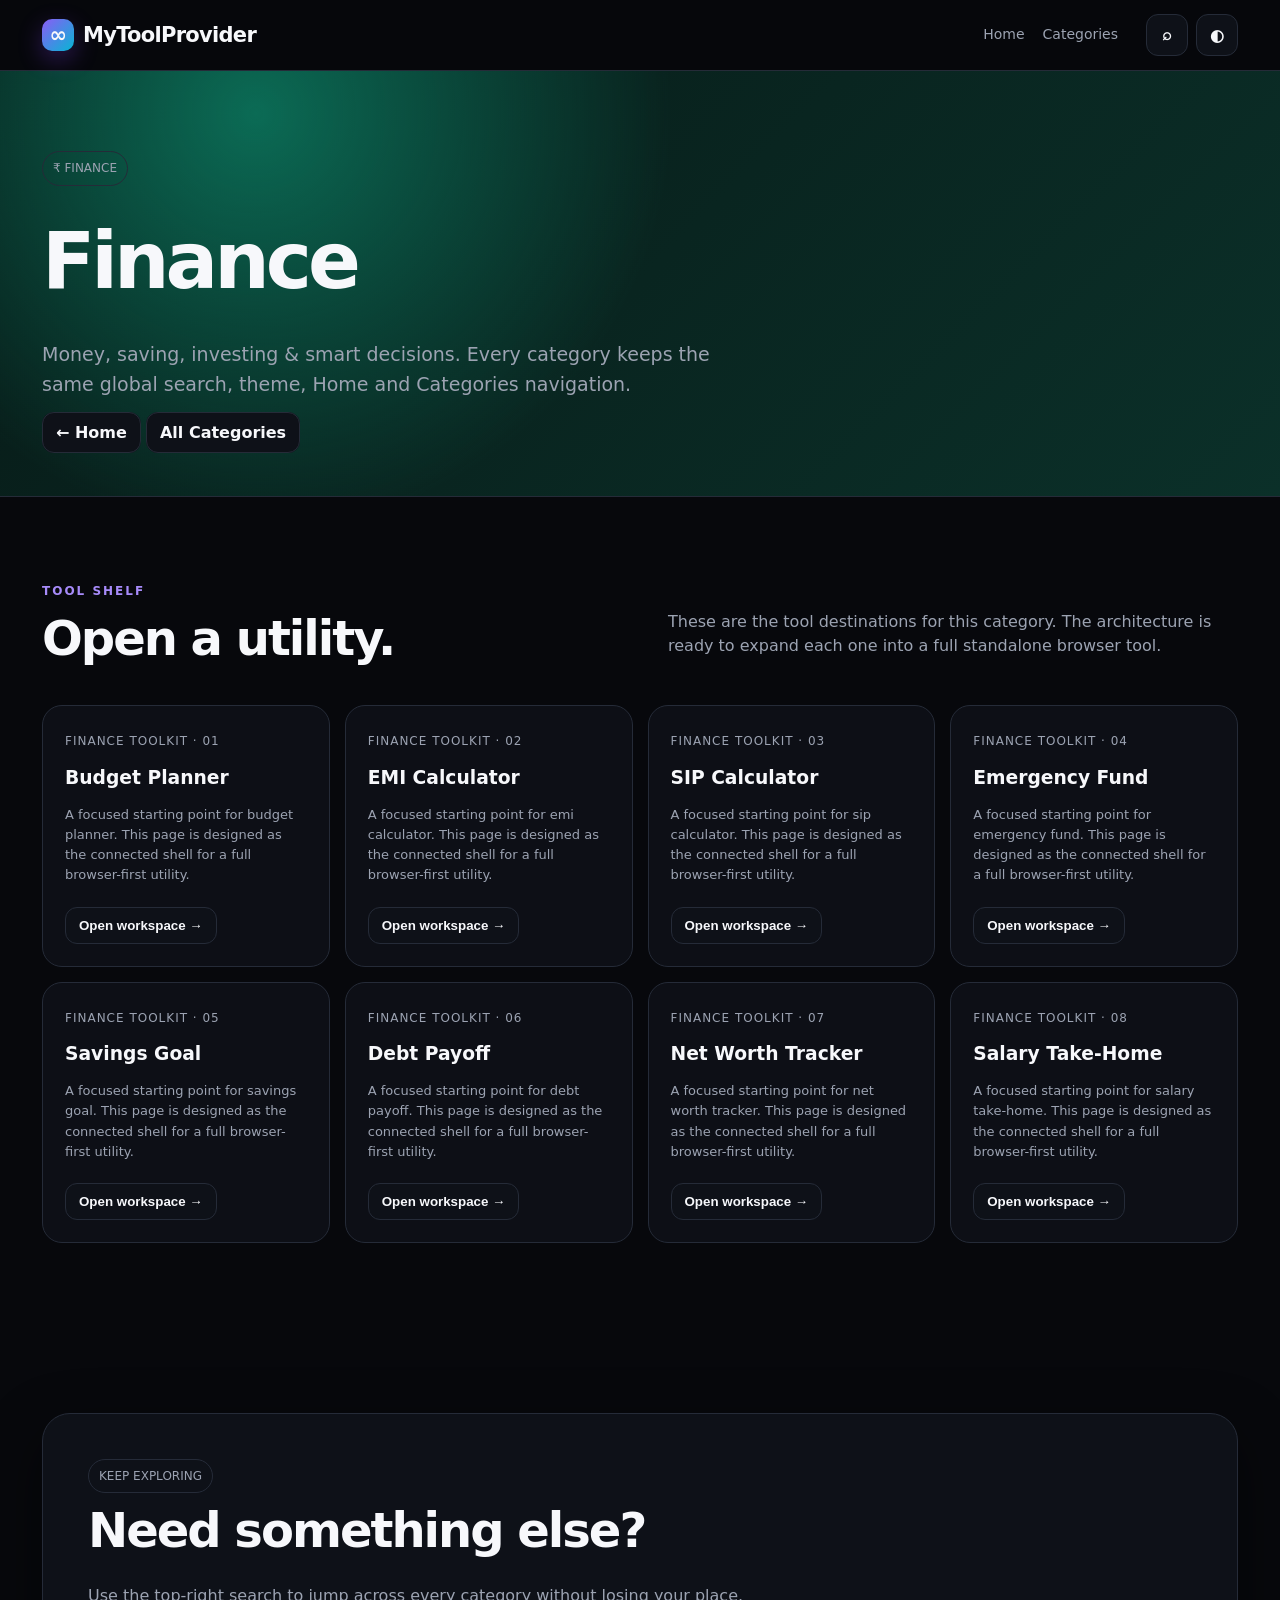
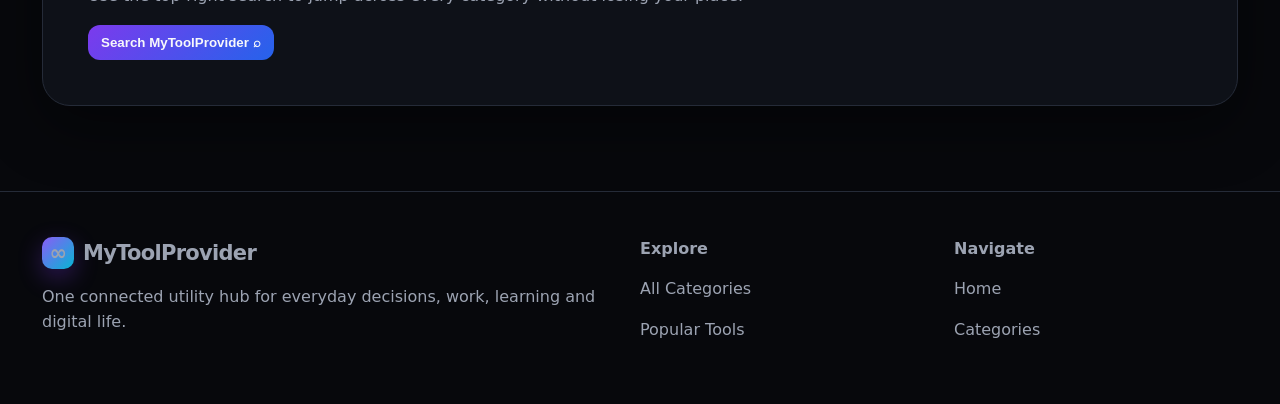
<file: finance.html>
<!doctype html><html lang="en"><head><meta charset="utf-8"><meta name="viewport" content="width=device-width,initial-scale=1"><title>Finance | MyToolProvider</title><meta name="description" content="MyToolProvider is a connected utility hub for finance, students, cybersecurity, business, files, developers, travel, AI prompts, decisions, fitness, internet and careers."><link rel="stylesheet" href="assets/style.css"><link rel="canonical" href="https://mytoolprovider.github.io/finance.html"><meta property="og:url" content="https://mytoolprovider.github.io/finance.html"></head><body style="--category-bg:radial-gradient(circle at 20% 10%, #0b6b55, transparent 38%), linear-gradient(135deg,#071a17,#0b3029)">
<header class="top"><nav class="nav"><a class="brand" href="index.html"><b>∞</b> MyToolProvider</a><div class="navlinks"><a href="index.html">Home</a><a href="categories.html">Categories</a></div><div class="actions"><button class="iconbtn" data-search aria-label="Search">⌕</button><button class="iconbtn" data-theme-toggle aria-label="Change theme">◐</button></div></nav></header>
<main><section class="category-hero"><div class="wrap"><span class="pill">₹ FINANCE</span><h1>Finance</h1><p style="font-size:19px;color:var(--muted);max-width:700px">Money, saving, investing & smart decisions. Every category keeps the same global search, theme, Home and Categories navigation.</p><div style="margin-top:22px"><a class="btn" href="index.html">← Home</a> <a class="btn" href="categories.html">All Categories</a></div></div></section><section class="section"><div class="wrap"><div class="section-head"><div><div class="eyebrow">Tool shelf</div><h2>Open a utility.</h2></div><p>These are the tool destinations for this category. The architecture is ready to expand each one into a full standalone browser tool.</p></div><div class="tool-grid"><article class="tool" id="budget-planner" data-search-item><span>Finance toolkit · 01</span><h3>Budget Planner</h3><p>A focused starting point for budget planner. This page is designed as the connected shell for a full browser-first utility.</p><button class="btn tool-open" data-tool="Budget Planner">Open workspace →</button></article><article class="tool" id="emi-calculator" data-search-item><span>Finance toolkit · 02</span><h3>EMI Calculator</h3><p>A focused starting point for emi calculator. This page is designed as the connected shell for a full browser-first utility.</p><button class="btn tool-open" data-tool="EMI Calculator">Open workspace →</button></article><article class="tool" id="sip-calculator" data-search-item><span>Finance toolkit · 03</span><h3>SIP Calculator</h3><p>A focused starting point for sip calculator. This page is designed as the connected shell for a full browser-first utility.</p><button class="btn tool-open" data-tool="SIP Calculator">Open workspace →</button></article><article class="tool" id="emergency-fund" data-search-item><span>Finance toolkit · 04</span><h3>Emergency Fund</h3><p>A focused starting point for emergency fund. This page is designed as the connected shell for a full browser-first utility.</p><button class="btn tool-open" data-tool="Emergency Fund">Open workspace →</button></article><article class="tool" id="savings-goal" data-search-item><span>Finance toolkit · 05</span><h3>Savings Goal</h3><p>A focused starting point for savings goal. This page is designed as the connected shell for a full browser-first utility.</p><button class="btn tool-open" data-tool="Savings Goal">Open workspace →</button></article><article class="tool" id="debt-payoff" data-search-item><span>Finance toolkit · 06</span><h3>Debt Payoff</h3><p>A focused starting point for debt payoff. This page is designed as the connected shell for a full browser-first utility.</p><button class="btn tool-open" data-tool="Debt Payoff">Open workspace →</button></article><article class="tool" id="net-worth-tracker" data-search-item><span>Finance toolkit · 07</span><h3>Net Worth Tracker</h3><p>A focused starting point for net worth tracker. This page is designed as the connected shell for a full browser-first utility.</p><button class="btn tool-open" data-tool="Net Worth Tracker">Open workspace →</button></article><article class="tool" id="salary-take-home" data-search-item><span>Finance toolkit · 08</span><h3>Salary Take-Home</h3><p>A focused starting point for salary take-home. This page is designed as the connected shell for a full browser-first utility.</p><button class="btn tool-open" data-tool="Salary Take-Home">Open workspace →</button></article></div></div></section><section class="section"><div class="wrap"><div class="band"><span class="pill">KEEP EXPLORING</span><h2>Need something else?</h2><p style="color:var(--muted)">Use the top-right search to jump across every category without losing your place.</p><button class="btn primary" data-search>Search MyToolProvider ⌕</button></div></div></section></main>
<div class="modal" id="searchModal"><div class="modalbox"><div style="display:flex;justify-content:space-between;align-items:center"><h2>Search MyToolProvider</h2><button class="iconbtn" data-close>×</button></div><input id="globalSearch" placeholder="Search tools, categories, ideas..."><div id="results" class="results"><p style="color:var(--muted)">Search categories and tools...</p></div></div></div>
<footer class="footer"><div class="wrap footer-grid"><div><div class="brand"><b>∞</b> MyToolProvider</div><p>One connected utility hub for everyday decisions, work, learning and digital life.</p></div><div><strong>Explore</strong><p><a href="categories.html">All Categories</a></p><p><a href="index.html#popular">Popular Tools</a></p></div><div><strong>Navigate</strong><p><a href="index.html">Home</a></p><p><a href="categories.html">Categories</a></p></div></div></footer><script src="assets/app.js"></script></body></html>
</file>
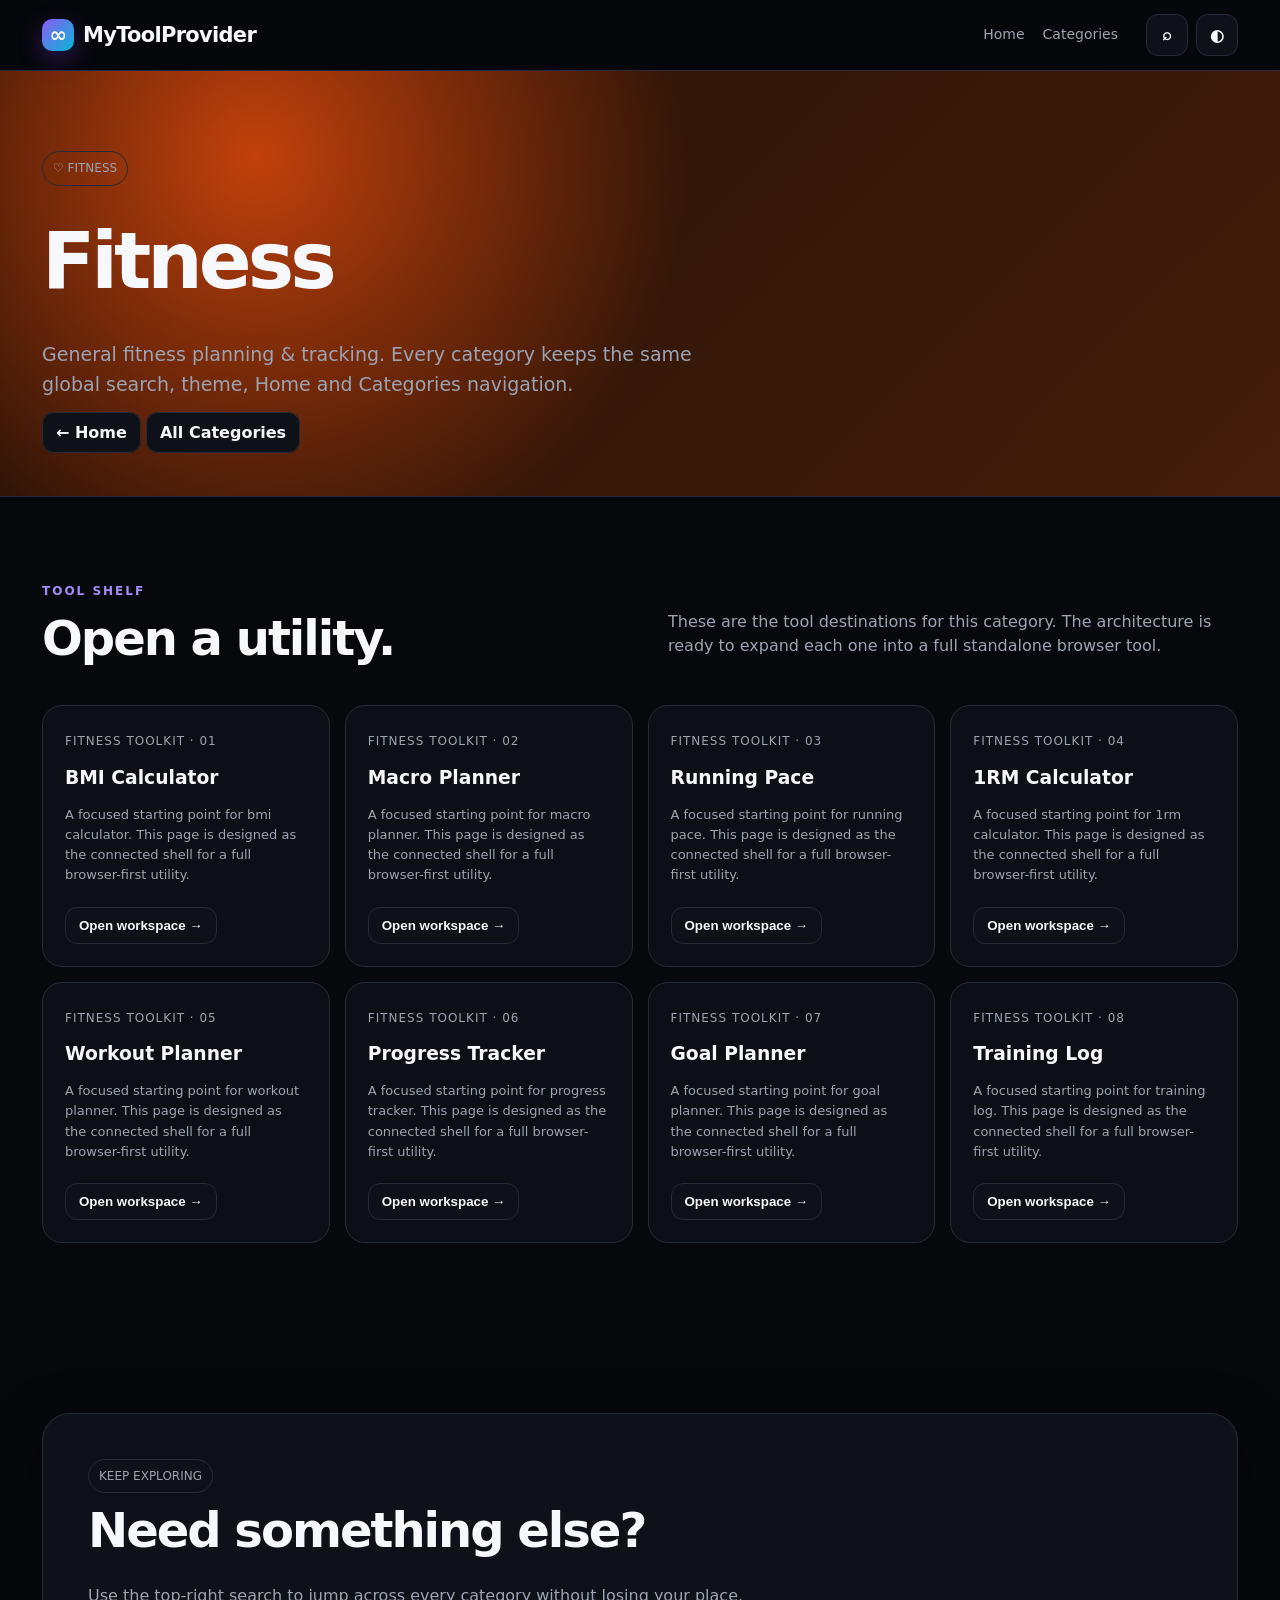
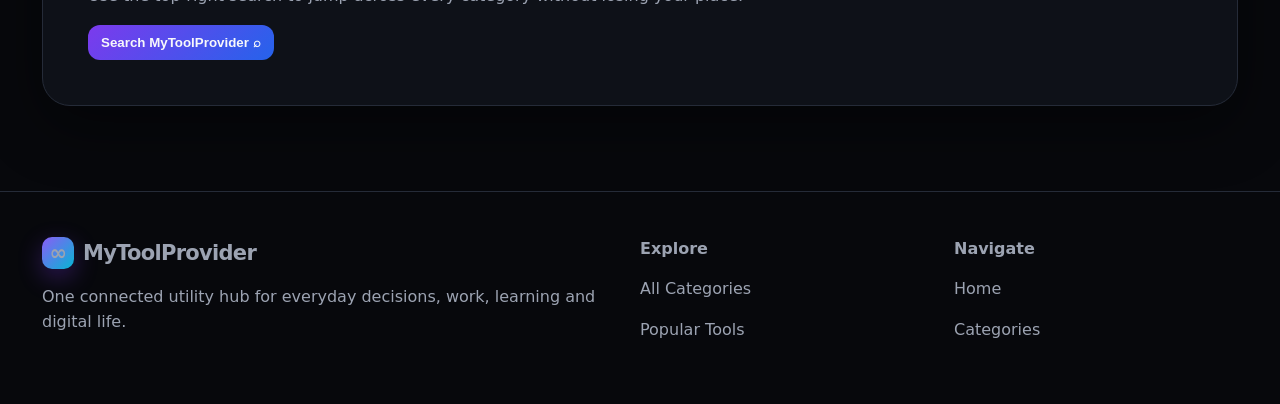
<file: fitness.html>
<!doctype html><html lang="en"><head><meta charset="utf-8"><meta name="viewport" content="width=device-width,initial-scale=1"><title>Fitness | MyToolProvider</title><meta name="description" content="MyToolProvider is a connected utility hub for finance, students, cybersecurity, business, files, developers, travel, AI prompts, decisions, fitness, internet and careers."><link rel="stylesheet" href="assets/style.css"><link rel="canonical" href="https://mytoolprovider.github.io/fitness.html"><meta property="og:url" content="https://mytoolprovider.github.io/fitness.html"></head><body style="--category-bg:radial-gradient(circle at 20% 20%, #c2410c, transparent 40%), linear-gradient(135deg,#241006,#451d0b)">
<header class="top"><nav class="nav"><a class="brand" href="index.html"><b>∞</b> MyToolProvider</a><div class="navlinks"><a href="index.html">Home</a><a href="categories.html">Categories</a></div><div class="actions"><button class="iconbtn" data-search aria-label="Search">⌕</button><button class="iconbtn" data-theme-toggle aria-label="Change theme">◐</button></div></nav></header>
<main><section class="category-hero"><div class="wrap"><span class="pill">♡ FITNESS</span><h1>Fitness</h1><p style="font-size:19px;color:var(--muted);max-width:700px">General fitness planning & tracking. Every category keeps the same global search, theme, Home and Categories navigation.</p><div style="margin-top:22px"><a class="btn" href="index.html">← Home</a> <a class="btn" href="categories.html">All Categories</a></div></div></section><section class="section"><div class="wrap"><div class="section-head"><div><div class="eyebrow">Tool shelf</div><h2>Open a utility.</h2></div><p>These are the tool destinations for this category. The architecture is ready to expand each one into a full standalone browser tool.</p></div><div class="tool-grid"><article class="tool" id="bmi-calculator" data-search-item><span>Fitness toolkit · 01</span><h3>BMI Calculator</h3><p>A focused starting point for bmi calculator. This page is designed as the connected shell for a full browser-first utility.</p><button class="btn tool-open" data-tool="BMI Calculator">Open workspace →</button></article><article class="tool" id="macro-planner" data-search-item><span>Fitness toolkit · 02</span><h3>Macro Planner</h3><p>A focused starting point for macro planner. This page is designed as the connected shell for a full browser-first utility.</p><button class="btn tool-open" data-tool="Macro Planner">Open workspace →</button></article><article class="tool" id="running-pace" data-search-item><span>Fitness toolkit · 03</span><h3>Running Pace</h3><p>A focused starting point for running pace. This page is designed as the connected shell for a full browser-first utility.</p><button class="btn tool-open" data-tool="Running Pace">Open workspace →</button></article><article class="tool" id="1rm-calculator" data-search-item><span>Fitness toolkit · 04</span><h3>1RM Calculator</h3><p>A focused starting point for 1rm calculator. This page is designed as the connected shell for a full browser-first utility.</p><button class="btn tool-open" data-tool="1RM Calculator">Open workspace →</button></article><article class="tool" id="workout-planner" data-search-item><span>Fitness toolkit · 05</span><h3>Workout Planner</h3><p>A focused starting point for workout planner. This page is designed as the connected shell for a full browser-first utility.</p><button class="btn tool-open" data-tool="Workout Planner">Open workspace →</button></article><article class="tool" id="progress-tracker" data-search-item><span>Fitness toolkit · 06</span><h3>Progress Tracker</h3><p>A focused starting point for progress tracker. This page is designed as the connected shell for a full browser-first utility.</p><button class="btn tool-open" data-tool="Progress Tracker">Open workspace →</button></article><article class="tool" id="goal-planner" data-search-item><span>Fitness toolkit · 07</span><h3>Goal Planner</h3><p>A focused starting point for goal planner. This page is designed as the connected shell for a full browser-first utility.</p><button class="btn tool-open" data-tool="Goal Planner">Open workspace →</button></article><article class="tool" id="training-log" data-search-item><span>Fitness toolkit · 08</span><h3>Training Log</h3><p>A focused starting point for training log. This page is designed as the connected shell for a full browser-first utility.</p><button class="btn tool-open" data-tool="Training Log">Open workspace →</button></article></div></div></section><section class="section"><div class="wrap"><div class="band"><span class="pill">KEEP EXPLORING</span><h2>Need something else?</h2><p style="color:var(--muted)">Use the top-right search to jump across every category without losing your place.</p><button class="btn primary" data-search>Search MyToolProvider ⌕</button></div></div></section></main>
<div class="modal" id="searchModal"><div class="modalbox"><div style="display:flex;justify-content:space-between;align-items:center"><h2>Search MyToolProvider</h2><button class="iconbtn" data-close>×</button></div><input id="globalSearch" placeholder="Search tools, categories, ideas..."><div id="results" class="results"><p style="color:var(--muted)">Search categories and tools...</p></div></div></div>
<footer class="footer"><div class="wrap footer-grid"><div><div class="brand"><b>∞</b> MyToolProvider</div><p>One connected utility hub for everyday decisions, work, learning and digital life.</p></div><div><strong>Explore</strong><p><a href="categories.html">All Categories</a></p><p><a href="index.html#popular">Popular Tools</a></p></div><div><strong>Navigate</strong><p><a href="index.html">Home</a></p><p><a href="categories.html">Categories</a></p></div></div></footer><script src="assets/app.js"></script></body></html>
</file>
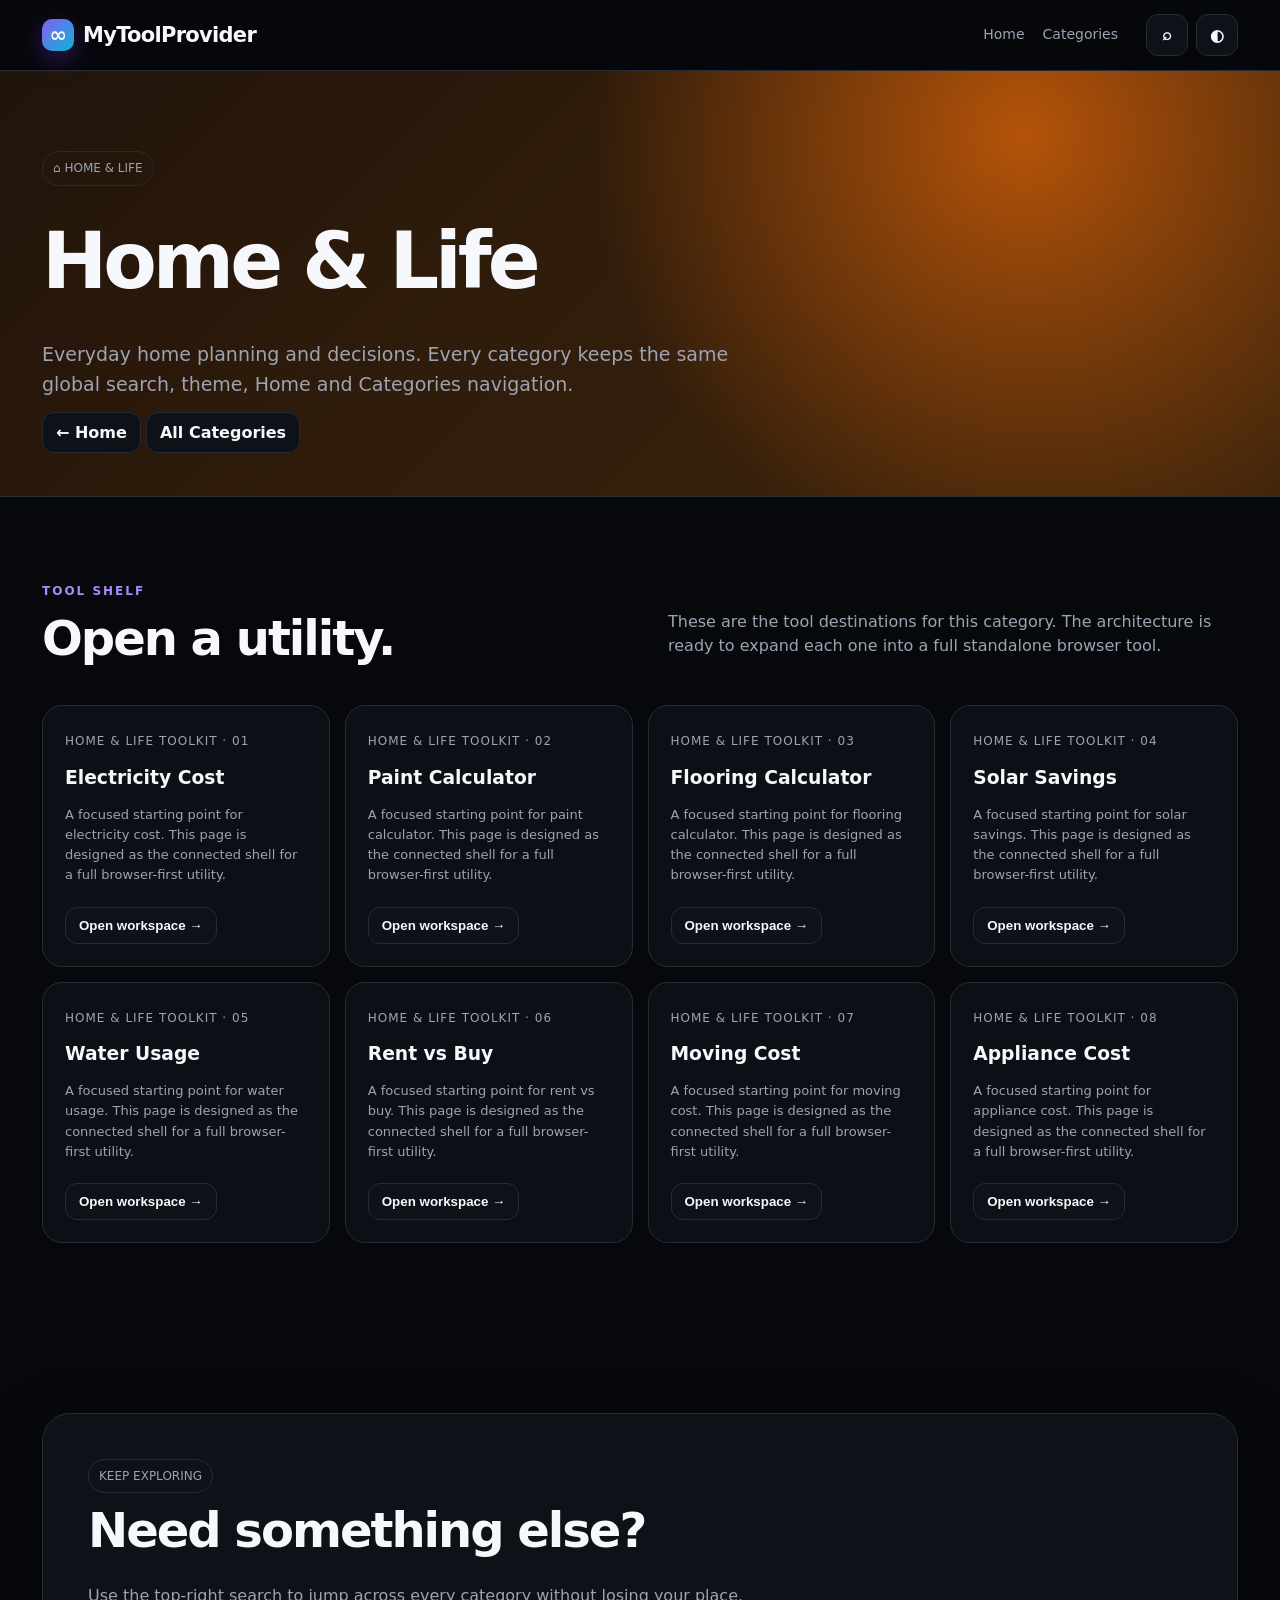
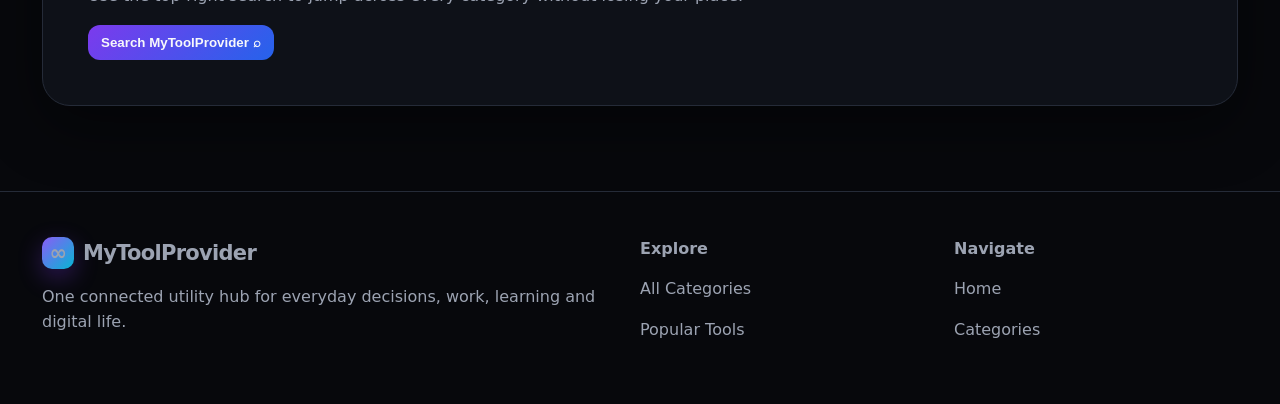
<file: home.html>
<!doctype html><html lang="en"><head><meta charset="utf-8"><meta name="viewport" content="width=device-width,initial-scale=1"><title>Home & Life | MyToolProvider</title><meta name="description" content="MyToolProvider is a connected utility hub for finance, students, cybersecurity, business, files, developers, travel, AI prompts, decisions, fitness, internet and careers."><link rel="stylesheet" href="assets/style.css"><link rel="canonical" href="https://mytoolprovider.github.io/home.html"><meta property="og:url" content="https://mytoolprovider.github.io/home.html"></head><body style="--category-bg:radial-gradient(circle at 80% 15%, #b45309, transparent 40%), linear-gradient(135deg,#21140a,#42260c)">
<header class="top"><nav class="nav"><a class="brand" href="index.html"><b>∞</b> MyToolProvider</a><div class="navlinks"><a href="index.html">Home</a><a href="categories.html">Categories</a></div><div class="actions"><button class="iconbtn" data-search aria-label="Search">⌕</button><button class="iconbtn" data-theme-toggle aria-label="Change theme">◐</button></div></nav></header>
<main><section class="category-hero"><div class="wrap"><span class="pill">⌂ HOME & LIFE</span><h1>Home & Life</h1><p style="font-size:19px;color:var(--muted);max-width:700px">Everyday home planning and decisions. Every category keeps the same global search, theme, Home and Categories navigation.</p><div style="margin-top:22px"><a class="btn" href="index.html">← Home</a> <a class="btn" href="categories.html">All Categories</a></div></div></section><section class="section"><div class="wrap"><div class="section-head"><div><div class="eyebrow">Tool shelf</div><h2>Open a utility.</h2></div><p>These are the tool destinations for this category. The architecture is ready to expand each one into a full standalone browser tool.</p></div><div class="tool-grid"><article class="tool" id="electricity-cost" data-search-item><span>Home & Life toolkit · 01</span><h3>Electricity Cost</h3><p>A focused starting point for electricity cost. This page is designed as the connected shell for a full browser-first utility.</p><button class="btn tool-open" data-tool="Electricity Cost">Open workspace →</button></article><article class="tool" id="paint-calculator" data-search-item><span>Home & Life toolkit · 02</span><h3>Paint Calculator</h3><p>A focused starting point for paint calculator. This page is designed as the connected shell for a full browser-first utility.</p><button class="btn tool-open" data-tool="Paint Calculator">Open workspace →</button></article><article class="tool" id="flooring-calculator" data-search-item><span>Home & Life toolkit · 03</span><h3>Flooring Calculator</h3><p>A focused starting point for flooring calculator. This page is designed as the connected shell for a full browser-first utility.</p><button class="btn tool-open" data-tool="Flooring Calculator">Open workspace →</button></article><article class="tool" id="solar-savings" data-search-item><span>Home & Life toolkit · 04</span><h3>Solar Savings</h3><p>A focused starting point for solar savings. This page is designed as the connected shell for a full browser-first utility.</p><button class="btn tool-open" data-tool="Solar Savings">Open workspace →</button></article><article class="tool" id="water-usage" data-search-item><span>Home & Life toolkit · 05</span><h3>Water Usage</h3><p>A focused starting point for water usage. This page is designed as the connected shell for a full browser-first utility.</p><button class="btn tool-open" data-tool="Water Usage">Open workspace →</button></article><article class="tool" id="rent-vs-buy" data-search-item><span>Home & Life toolkit · 06</span><h3>Rent vs Buy</h3><p>A focused starting point for rent vs buy. This page is designed as the connected shell for a full browser-first utility.</p><button class="btn tool-open" data-tool="Rent vs Buy">Open workspace →</button></article><article class="tool" id="moving-cost" data-search-item><span>Home & Life toolkit · 07</span><h3>Moving Cost</h3><p>A focused starting point for moving cost. This page is designed as the connected shell for a full browser-first utility.</p><button class="btn tool-open" data-tool="Moving Cost">Open workspace →</button></article><article class="tool" id="appliance-cost" data-search-item><span>Home & Life toolkit · 08</span><h3>Appliance Cost</h3><p>A focused starting point for appliance cost. This page is designed as the connected shell for a full browser-first utility.</p><button class="btn tool-open" data-tool="Appliance Cost">Open workspace →</button></article></div></div></section><section class="section"><div class="wrap"><div class="band"><span class="pill">KEEP EXPLORING</span><h2>Need something else?</h2><p style="color:var(--muted)">Use the top-right search to jump across every category without losing your place.</p><button class="btn primary" data-search>Search MyToolProvider ⌕</button></div></div></section></main>
<div class="modal" id="searchModal"><div class="modalbox"><div style="display:flex;justify-content:space-between;align-items:center"><h2>Search MyToolProvider</h2><button class="iconbtn" data-close>×</button></div><input id="globalSearch" placeholder="Search tools, categories, ideas..."><div id="results" class="results"><p style="color:var(--muted)">Search categories and tools...</p></div></div></div>
<footer class="footer"><div class="wrap footer-grid"><div><div class="brand"><b>∞</b> MyToolProvider</div><p>One connected utility hub for everyday decisions, work, learning and digital life.</p></div><div><strong>Explore</strong><p><a href="categories.html">All Categories</a></p><p><a href="index.html#popular">Popular Tools</a></p></div><div><strong>Navigate</strong><p><a href="index.html">Home</a></p><p><a href="categories.html">Categories</a></p></div></div></footer><script src="assets/app.js"></script></body></html>
</file>
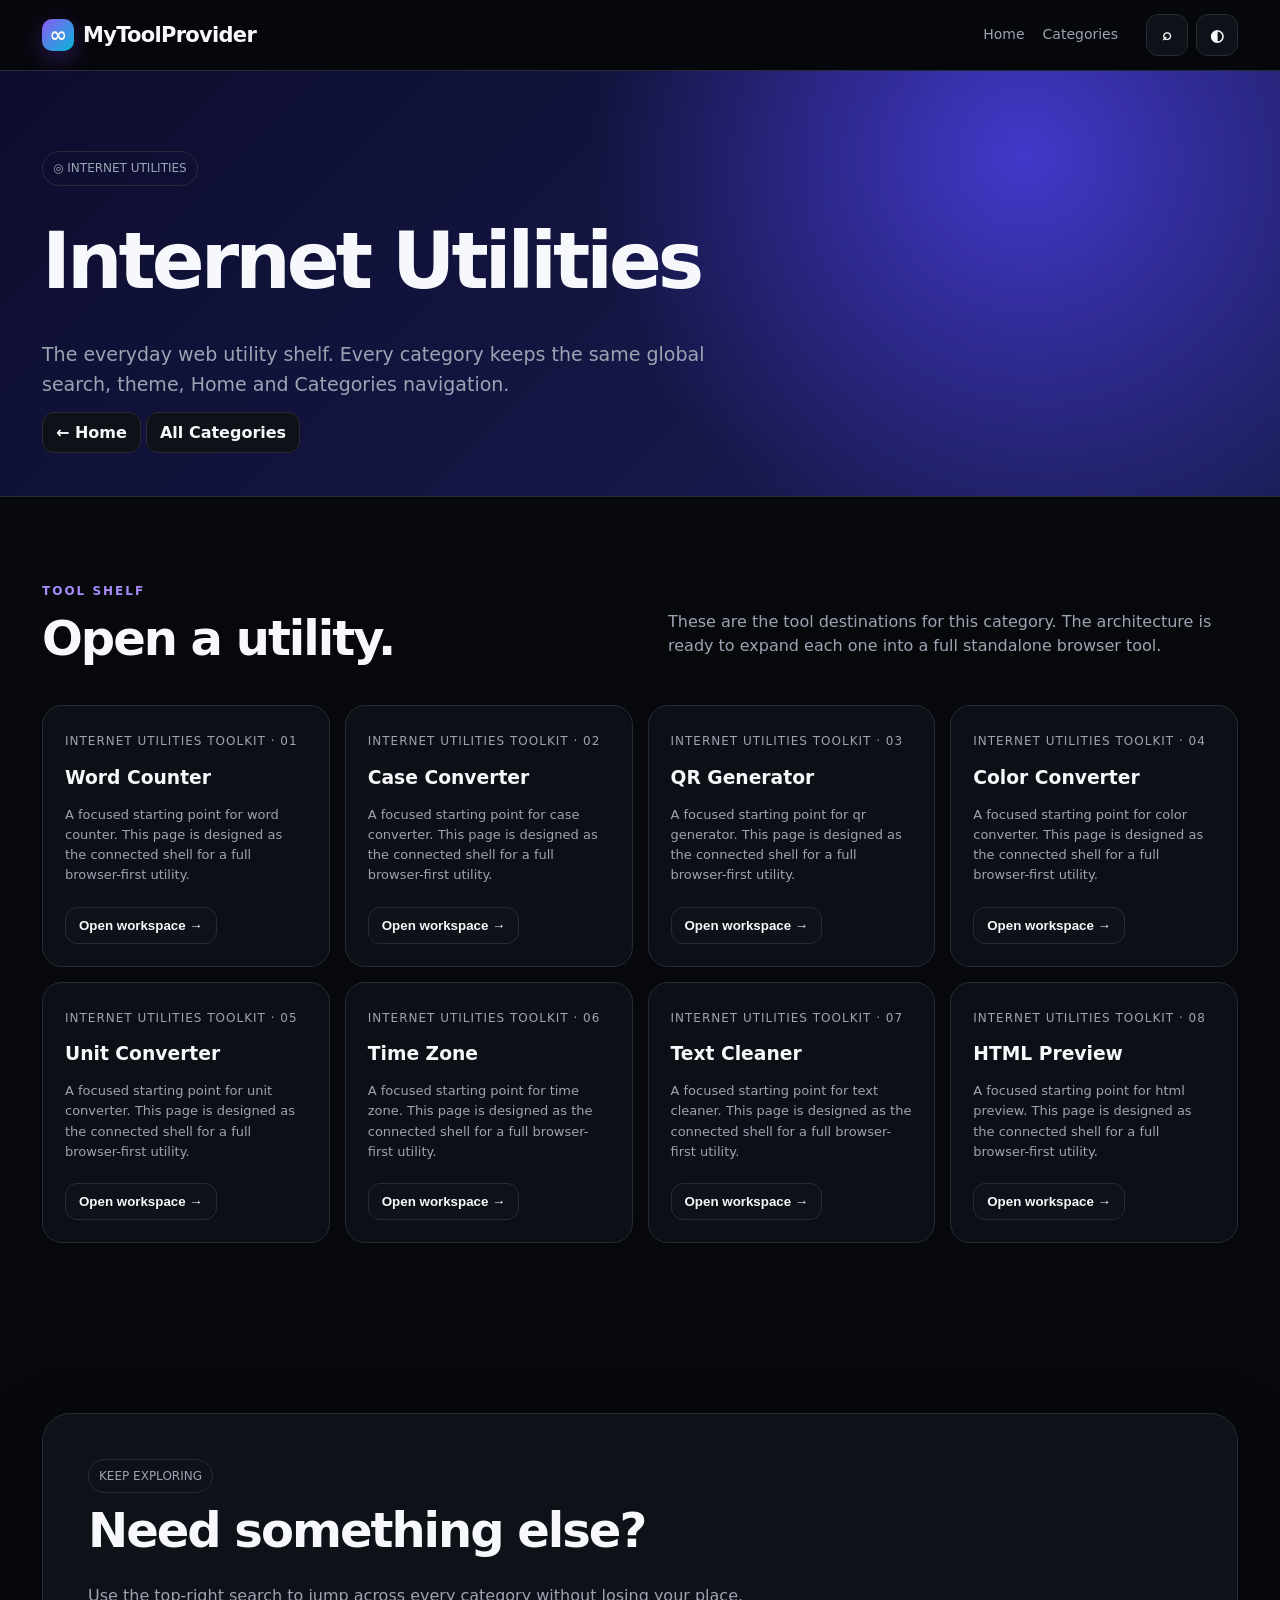
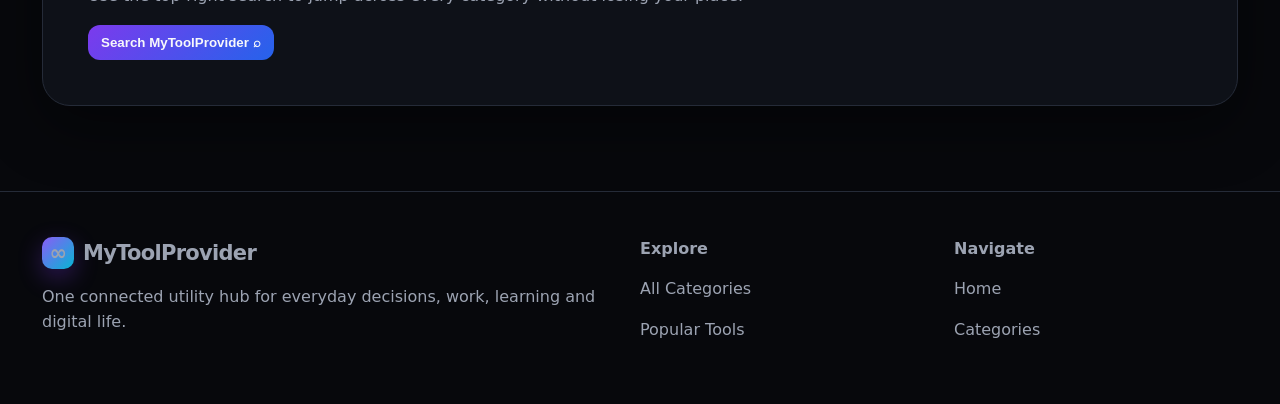
<file: internet.html>
<!doctype html><html lang="en"><head><meta charset="utf-8"><meta name="viewport" content="width=device-width,initial-scale=1"><title>Internet Utilities | MyToolProvider</title><meta name="description" content="MyToolProvider is a connected utility hub for finance, students, cybersecurity, business, files, developers, travel, AI prompts, decisions, fitness, internet and careers."><link rel="stylesheet" href="assets/style.css"><link rel="canonical" href="https://mytoolprovider.github.io/internet.html"><meta property="og:url" content="https://mytoolprovider.github.io/internet.html"></head><body style="--category-bg:radial-gradient(circle at 80% 20%, #4338ca, transparent 40%), linear-gradient(135deg,#0c0d2c,#1b1e58)">
<header class="top"><nav class="nav"><a class="brand" href="index.html"><b>∞</b> MyToolProvider</a><div class="navlinks"><a href="index.html">Home</a><a href="categories.html">Categories</a></div><div class="actions"><button class="iconbtn" data-search aria-label="Search">⌕</button><button class="iconbtn" data-theme-toggle aria-label="Change theme">◐</button></div></nav></header>
<main><section class="category-hero"><div class="wrap"><span class="pill">◎ INTERNET UTILITIES</span><h1>Internet Utilities</h1><p style="font-size:19px;color:var(--muted);max-width:700px">The everyday web utility shelf. Every category keeps the same global search, theme, Home and Categories navigation.</p><div style="margin-top:22px"><a class="btn" href="index.html">← Home</a> <a class="btn" href="categories.html">All Categories</a></div></div></section><section class="section"><div class="wrap"><div class="section-head"><div><div class="eyebrow">Tool shelf</div><h2>Open a utility.</h2></div><p>These are the tool destinations for this category. The architecture is ready to expand each one into a full standalone browser tool.</p></div><div class="tool-grid"><article class="tool" id="word-counter" data-search-item><span>Internet Utilities toolkit · 01</span><h3>Word Counter</h3><p>A focused starting point for word counter. This page is designed as the connected shell for a full browser-first utility.</p><button class="btn tool-open" data-tool="Word Counter">Open workspace →</button></article><article class="tool" id="case-converter" data-search-item><span>Internet Utilities toolkit · 02</span><h3>Case Converter</h3><p>A focused starting point for case converter. This page is designed as the connected shell for a full browser-first utility.</p><button class="btn tool-open" data-tool="Case Converter">Open workspace →</button></article><article class="tool" id="qr-generator" data-search-item><span>Internet Utilities toolkit · 03</span><h3>QR Generator</h3><p>A focused starting point for qr generator. This page is designed as the connected shell for a full browser-first utility.</p><button class="btn tool-open" data-tool="QR Generator">Open workspace →</button></article><article class="tool" id="color-converter" data-search-item><span>Internet Utilities toolkit · 04</span><h3>Color Converter</h3><p>A focused starting point for color converter. This page is designed as the connected shell for a full browser-first utility.</p><button class="btn tool-open" data-tool="Color Converter">Open workspace →</button></article><article class="tool" id="unit-converter" data-search-item><span>Internet Utilities toolkit · 05</span><h3>Unit Converter</h3><p>A focused starting point for unit converter. This page is designed as the connected shell for a full browser-first utility.</p><button class="btn tool-open" data-tool="Unit Converter">Open workspace →</button></article><article class="tool" id="time-zone" data-search-item><span>Internet Utilities toolkit · 06</span><h3>Time Zone</h3><p>A focused starting point for time zone. This page is designed as the connected shell for a full browser-first utility.</p><button class="btn tool-open" data-tool="Time Zone">Open workspace →</button></article><article class="tool" id="text-cleaner" data-search-item><span>Internet Utilities toolkit · 07</span><h3>Text Cleaner</h3><p>A focused starting point for text cleaner. This page is designed as the connected shell for a full browser-first utility.</p><button class="btn tool-open" data-tool="Text Cleaner">Open workspace →</button></article><article class="tool" id="html-preview" data-search-item><span>Internet Utilities toolkit · 08</span><h3>HTML Preview</h3><p>A focused starting point for html preview. This page is designed as the connected shell for a full browser-first utility.</p><button class="btn tool-open" data-tool="HTML Preview">Open workspace →</button></article></div></div></section><section class="section"><div class="wrap"><div class="band"><span class="pill">KEEP EXPLORING</span><h2>Need something else?</h2><p style="color:var(--muted)">Use the top-right search to jump across every category without losing your place.</p><button class="btn primary" data-search>Search MyToolProvider ⌕</button></div></div></section></main>
<div class="modal" id="searchModal"><div class="modalbox"><div style="display:flex;justify-content:space-between;align-items:center"><h2>Search MyToolProvider</h2><button class="iconbtn" data-close>×</button></div><input id="globalSearch" placeholder="Search tools, categories, ideas..."><div id="results" class="results"><p style="color:var(--muted)">Search categories and tools...</p></div></div></div>
<footer class="footer"><div class="wrap footer-grid"><div><div class="brand"><b>∞</b> MyToolProvider</div><p>One connected utility hub for everyday decisions, work, learning and digital life.</p></div><div><strong>Explore</strong><p><a href="categories.html">All Categories</a></p><p><a href="index.html#popular">Popular Tools</a></p></div><div><strong>Navigate</strong><p><a href="index.html">Home</a></p><p><a href="categories.html">Categories</a></p></div></div></footer><script src="assets/app.js"></script></body></html>
</file>
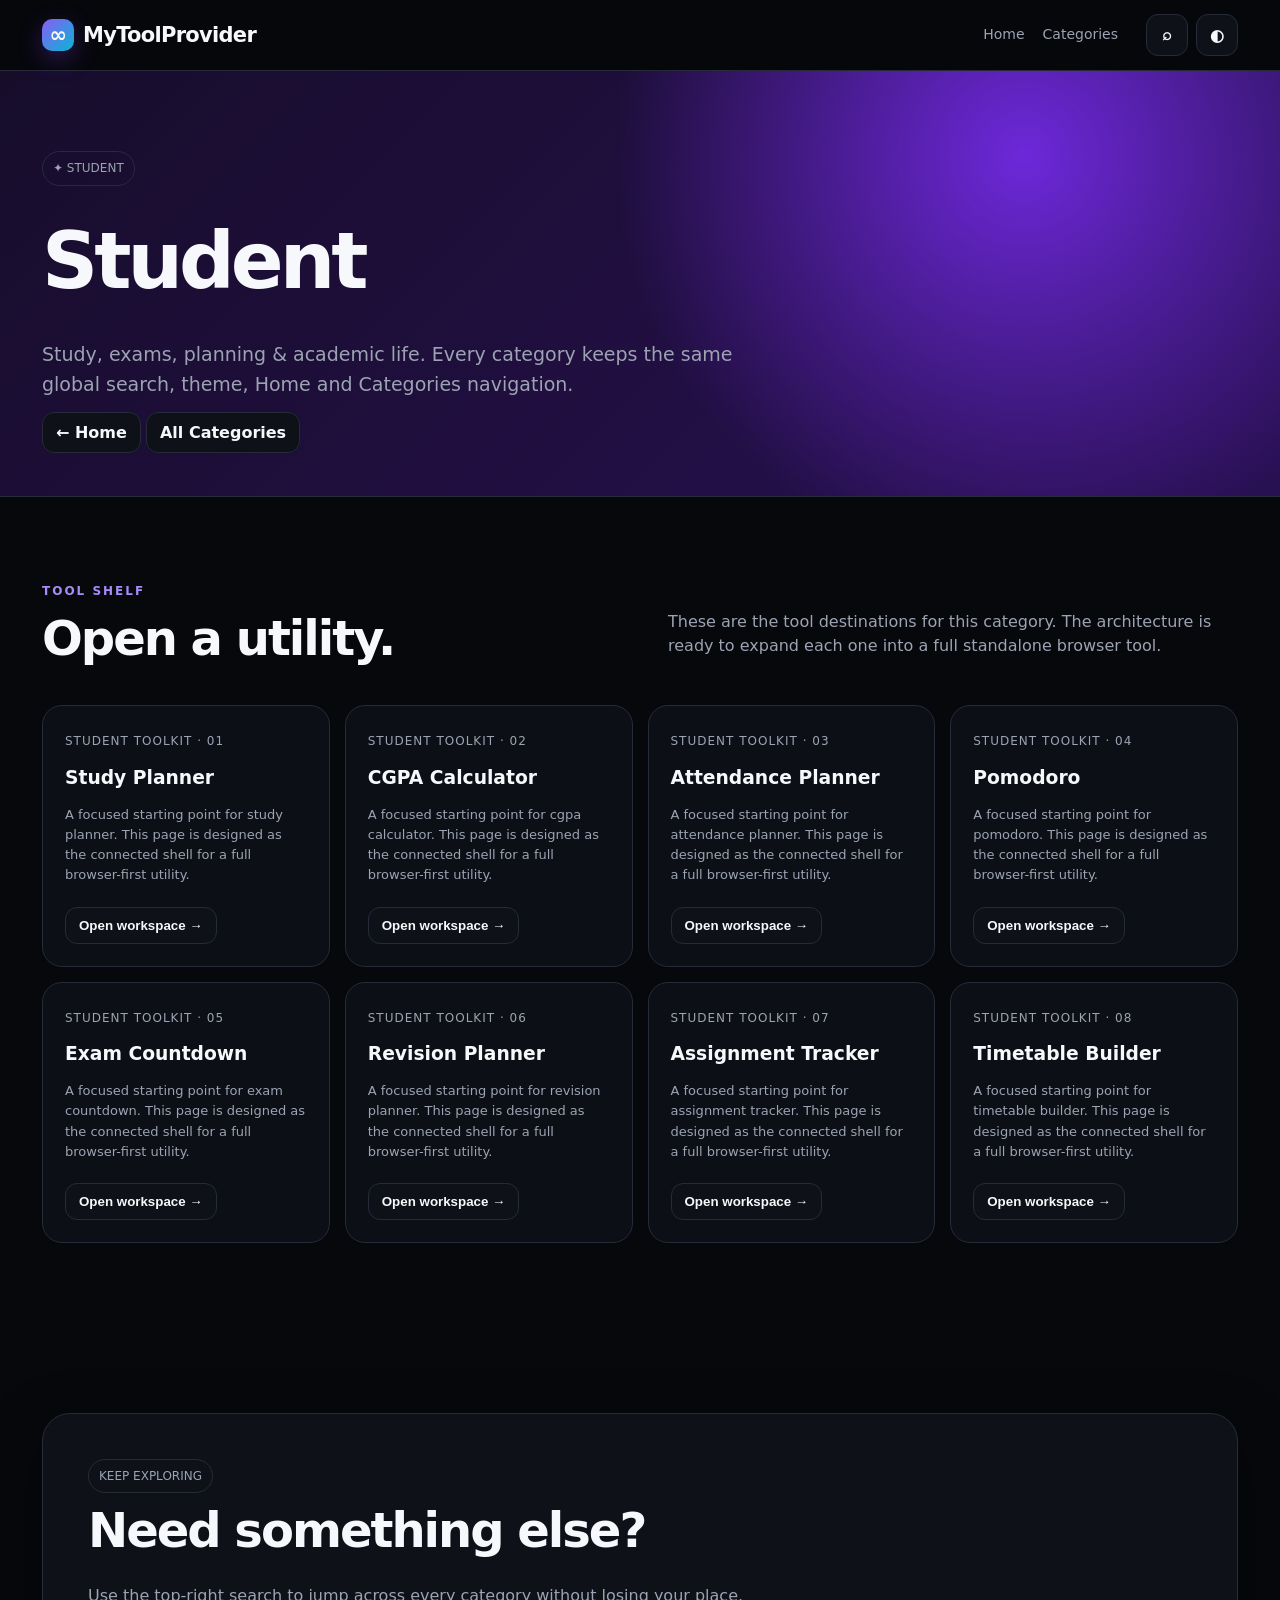
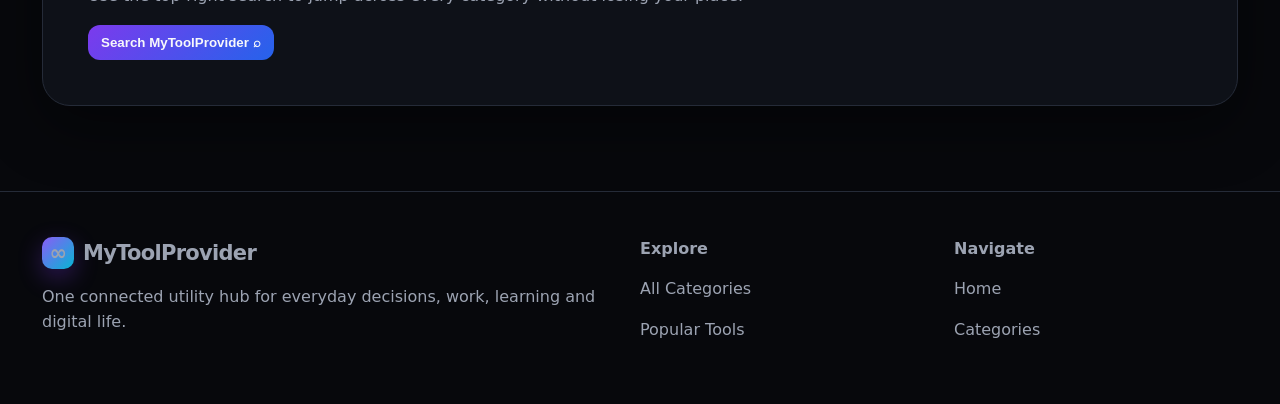
<file: student.html>
<!doctype html><html lang="en"><head><meta charset="utf-8"><meta name="viewport" content="width=device-width,initial-scale=1"><title>Student | MyToolProvider</title><meta name="description" content="MyToolProvider is a connected utility hub for finance, students, cybersecurity, business, files, developers, travel, AI prompts, decisions, fitness, internet and careers."><link rel="stylesheet" href="assets/style.css"><link rel="canonical" href="https://mytoolprovider.github.io/student.html"><meta property="og:url" content="https://mytoolprovider.github.io/student.html"></head><body style="--category-bg:radial-gradient(circle at 80% 20%, #6d28d9, transparent 38%), linear-gradient(135deg,#170d2b,#281052)">
<header class="top"><nav class="nav"><a class="brand" href="index.html"><b>∞</b> MyToolProvider</a><div class="navlinks"><a href="index.html">Home</a><a href="categories.html">Categories</a></div><div class="actions"><button class="iconbtn" data-search aria-label="Search">⌕</button><button class="iconbtn" data-theme-toggle aria-label="Change theme">◐</button></div></nav></header>
<main><section class="category-hero"><div class="wrap"><span class="pill">✦ STUDENT</span><h1>Student</h1><p style="font-size:19px;color:var(--muted);max-width:700px">Study, exams, planning & academic life. Every category keeps the same global search, theme, Home and Categories navigation.</p><div style="margin-top:22px"><a class="btn" href="index.html">← Home</a> <a class="btn" href="categories.html">All Categories</a></div></div></section><section class="section"><div class="wrap"><div class="section-head"><div><div class="eyebrow">Tool shelf</div><h2>Open a utility.</h2></div><p>These are the tool destinations for this category. The architecture is ready to expand each one into a full standalone browser tool.</p></div><div class="tool-grid"><article class="tool" id="study-planner" data-search-item><span>Student toolkit · 01</span><h3>Study Planner</h3><p>A focused starting point for study planner. This page is designed as the connected shell for a full browser-first utility.</p><button class="btn tool-open" data-tool="Study Planner">Open workspace →</button></article><article class="tool" id="cgpa-calculator" data-search-item><span>Student toolkit · 02</span><h3>CGPA Calculator</h3><p>A focused starting point for cgpa calculator. This page is designed as the connected shell for a full browser-first utility.</p><button class="btn tool-open" data-tool="CGPA Calculator">Open workspace →</button></article><article class="tool" id="attendance-planner" data-search-item><span>Student toolkit · 03</span><h3>Attendance Planner</h3><p>A focused starting point for attendance planner. This page is designed as the connected shell for a full browser-first utility.</p><button class="btn tool-open" data-tool="Attendance Planner">Open workspace →</button></article><article class="tool" id="pomodoro" data-search-item><span>Student toolkit · 04</span><h3>Pomodoro</h3><p>A focused starting point for pomodoro. This page is designed as the connected shell for a full browser-first utility.</p><button class="btn tool-open" data-tool="Pomodoro">Open workspace →</button></article><article class="tool" id="exam-countdown" data-search-item><span>Student toolkit · 05</span><h3>Exam Countdown</h3><p>A focused starting point for exam countdown. This page is designed as the connected shell for a full browser-first utility.</p><button class="btn tool-open" data-tool="Exam Countdown">Open workspace →</button></article><article class="tool" id="revision-planner" data-search-item><span>Student toolkit · 06</span><h3>Revision Planner</h3><p>A focused starting point for revision planner. This page is designed as the connected shell for a full browser-first utility.</p><button class="btn tool-open" data-tool="Revision Planner">Open workspace →</button></article><article class="tool" id="assignment-tracker" data-search-item><span>Student toolkit · 07</span><h3>Assignment Tracker</h3><p>A focused starting point for assignment tracker. This page is designed as the connected shell for a full browser-first utility.</p><button class="btn tool-open" data-tool="Assignment Tracker">Open workspace →</button></article><article class="tool" id="timetable-builder" data-search-item><span>Student toolkit · 08</span><h3>Timetable Builder</h3><p>A focused starting point for timetable builder. This page is designed as the connected shell for a full browser-first utility.</p><button class="btn tool-open" data-tool="Timetable Builder">Open workspace →</button></article></div></div></section><section class="section"><div class="wrap"><div class="band"><span class="pill">KEEP EXPLORING</span><h2>Need something else?</h2><p style="color:var(--muted)">Use the top-right search to jump across every category without losing your place.</p><button class="btn primary" data-search>Search MyToolProvider ⌕</button></div></div></section></main>
<div class="modal" id="searchModal"><div class="modalbox"><div style="display:flex;justify-content:space-between;align-items:center"><h2>Search MyToolProvider</h2><button class="iconbtn" data-close>×</button></div><input id="globalSearch" placeholder="Search tools, categories, ideas..."><div id="results" class="results"><p style="color:var(--muted)">Search categories and tools...</p></div></div></div>
<footer class="footer"><div class="wrap footer-grid"><div><div class="brand"><b>∞</b> MyToolProvider</div><p>One connected utility hub for everyday decisions, work, learning and digital life.</p></div><div><strong>Explore</strong><p><a href="categories.html">All Categories</a></p><p><a href="index.html#popular">Popular Tools</a></p></div><div><strong>Navigate</strong><p><a href="index.html">Home</a></p><p><a href="categories.html">Categories</a></p></div></div></footer><script src="assets/app.js"></script></body></html>
</file>
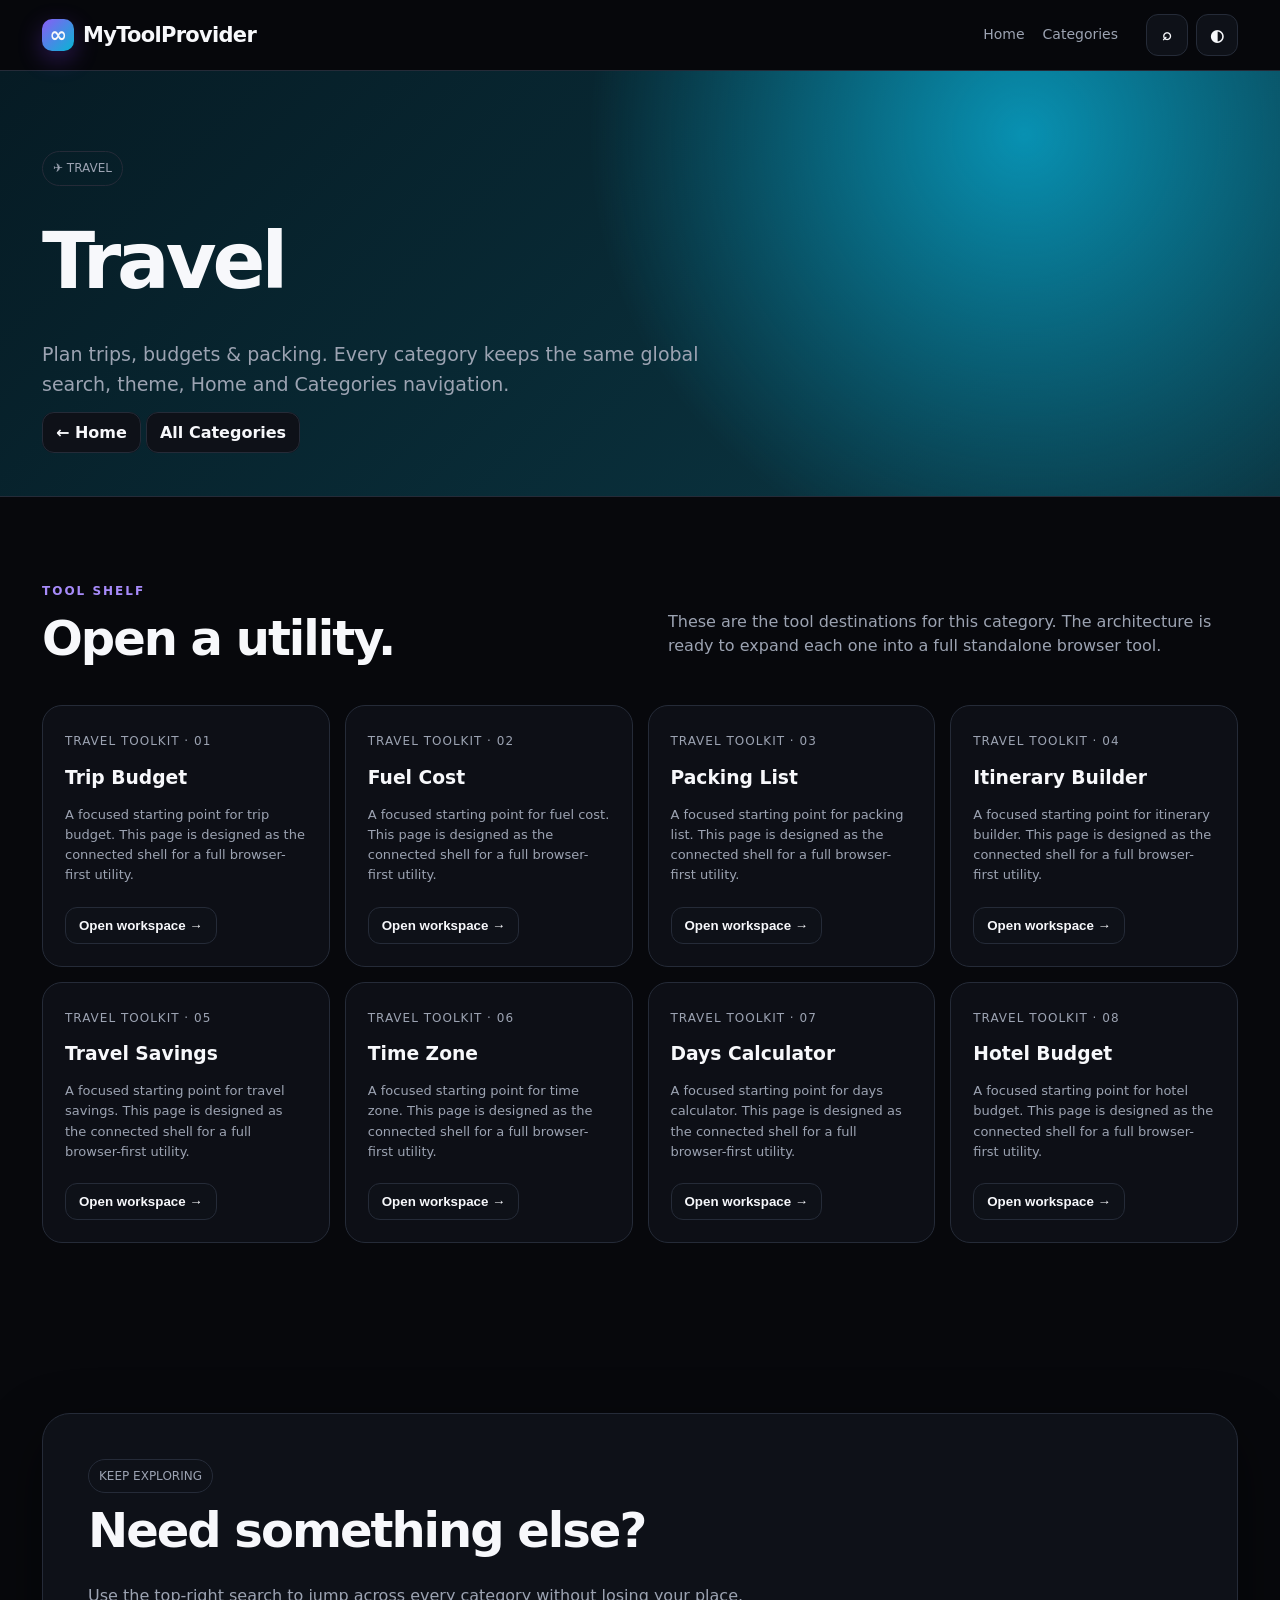
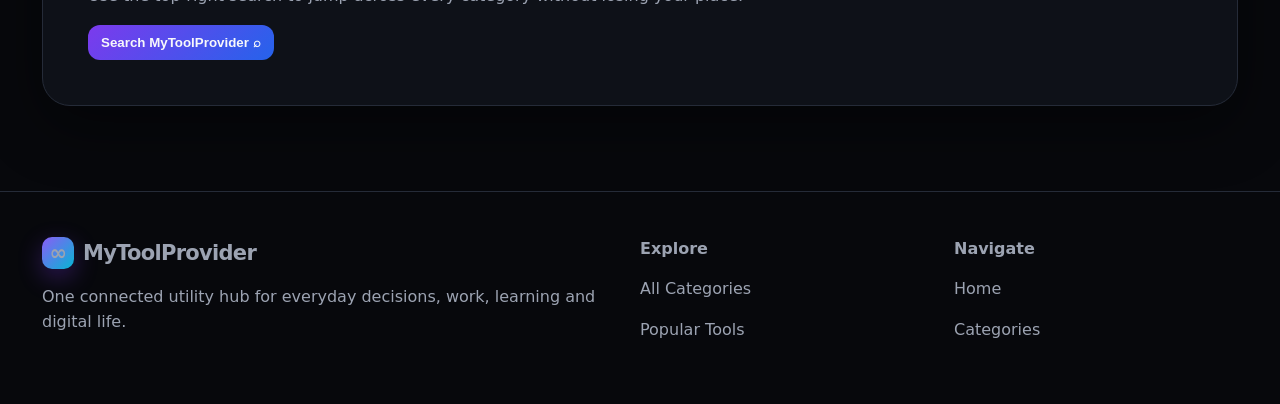
<file: travel.html>
<!doctype html><html lang="en"><head><meta charset="utf-8"><meta name="viewport" content="width=device-width,initial-scale=1"><title>Travel | MyToolProvider</title><meta name="description" content="MyToolProvider is a connected utility hub for finance, students, cybersecurity, business, files, developers, travel, AI prompts, decisions, fitness, internet and careers."><link rel="stylesheet" href="assets/style.css"><link rel="canonical" href="https://mytoolprovider.github.io/travel.html"><meta property="og:url" content="https://mytoolprovider.github.io/travel.html"></head><body style="--category-bg:radial-gradient(circle at 80% 15%, #0891b2, transparent 40%), linear-gradient(135deg,#061b24,#0b3946)">
<header class="top"><nav class="nav"><a class="brand" href="index.html"><b>∞</b> MyToolProvider</a><div class="navlinks"><a href="index.html">Home</a><a href="categories.html">Categories</a></div><div class="actions"><button class="iconbtn" data-search aria-label="Search">⌕</button><button class="iconbtn" data-theme-toggle aria-label="Change theme">◐</button></div></nav></header>
<main><section class="category-hero"><div class="wrap"><span class="pill">✈ TRAVEL</span><h1>Travel</h1><p style="font-size:19px;color:var(--muted);max-width:700px">Plan trips, budgets & packing. Every category keeps the same global search, theme, Home and Categories navigation.</p><div style="margin-top:22px"><a class="btn" href="index.html">← Home</a> <a class="btn" href="categories.html">All Categories</a></div></div></section><section class="section"><div class="wrap"><div class="section-head"><div><div class="eyebrow">Tool shelf</div><h2>Open a utility.</h2></div><p>These are the tool destinations for this category. The architecture is ready to expand each one into a full standalone browser tool.</p></div><div class="tool-grid"><article class="tool" id="trip-budget" data-search-item><span>Travel toolkit · 01</span><h3>Trip Budget</h3><p>A focused starting point for trip budget. This page is designed as the connected shell for a full browser-first utility.</p><button class="btn tool-open" data-tool="Trip Budget">Open workspace →</button></article><article class="tool" id="fuel-cost" data-search-item><span>Travel toolkit · 02</span><h3>Fuel Cost</h3><p>A focused starting point for fuel cost. This page is designed as the connected shell for a full browser-first utility.</p><button class="btn tool-open" data-tool="Fuel Cost">Open workspace →</button></article><article class="tool" id="packing-list" data-search-item><span>Travel toolkit · 03</span><h3>Packing List</h3><p>A focused starting point for packing list. This page is designed as the connected shell for a full browser-first utility.</p><button class="btn tool-open" data-tool="Packing List">Open workspace →</button></article><article class="tool" id="itinerary-builder" data-search-item><span>Travel toolkit · 04</span><h3>Itinerary Builder</h3><p>A focused starting point for itinerary builder. This page is designed as the connected shell for a full browser-first utility.</p><button class="btn tool-open" data-tool="Itinerary Builder">Open workspace →</button></article><article class="tool" id="travel-savings" data-search-item><span>Travel toolkit · 05</span><h3>Travel Savings</h3><p>A focused starting point for travel savings. This page is designed as the connected shell for a full browser-first utility.</p><button class="btn tool-open" data-tool="Travel Savings">Open workspace →</button></article><article class="tool" id="time-zone" data-search-item><span>Travel toolkit · 06</span><h3>Time Zone</h3><p>A focused starting point for time zone. This page is designed as the connected shell for a full browser-first utility.</p><button class="btn tool-open" data-tool="Time Zone">Open workspace →</button></article><article class="tool" id="days-calculator" data-search-item><span>Travel toolkit · 07</span><h3>Days Calculator</h3><p>A focused starting point for days calculator. This page is designed as the connected shell for a full browser-first utility.</p><button class="btn tool-open" data-tool="Days Calculator">Open workspace →</button></article><article class="tool" id="hotel-budget" data-search-item><span>Travel toolkit · 08</span><h3>Hotel Budget</h3><p>A focused starting point for hotel budget. This page is designed as the connected shell for a full browser-first utility.</p><button class="btn tool-open" data-tool="Hotel Budget">Open workspace →</button></article></div></div></section><section class="section"><div class="wrap"><div class="band"><span class="pill">KEEP EXPLORING</span><h2>Need something else?</h2><p style="color:var(--muted)">Use the top-right search to jump across every category without losing your place.</p><button class="btn primary" data-search>Search MyToolProvider ⌕</button></div></div></section></main>
<div class="modal" id="searchModal"><div class="modalbox"><div style="display:flex;justify-content:space-between;align-items:center"><h2>Search MyToolProvider</h2><button class="iconbtn" data-close>×</button></div><input id="globalSearch" placeholder="Search tools, categories, ideas..."><div id="results" class="results"><p style="color:var(--muted)">Search categories and tools...</p></div></div></div>
<footer class="footer"><div class="wrap footer-grid"><div><div class="brand"><b>∞</b> MyToolProvider</div><p>One connected utility hub for everyday decisions, work, learning and digital life.</p></div><div><strong>Explore</strong><p><a href="categories.html">All Categories</a></p><p><a href="index.html#popular">Popular Tools</a></p></div><div><strong>Navigate</strong><p><a href="index.html">Home</a></p><p><a href="categories.html">Categories</a></p></div></div></footer><script src="assets/app.js"></script></body></html>
</file>
<file: assets/style.css>
:root{--bg:#07080c;--panel:#0e1118;--panel2:#131722;--text:#f7f8fb;--muted:#9ca3b2;--line:#252b38;--accent:#8b5cf6;--shadow:0 20px 60px #0007}
[data-theme="light"]{--bg:#f5f7fb;--panel:#fff;--panel2:#eef1f7;--text:#111827;--muted:#5f6878;--line:#dfe4ec;--shadow:0 16px 45px #19233a14}
*{box-sizing:border-box}html{scroll-behavior:smooth}body{margin:0;background:var(--bg);color:var(--text);font-family:Inter,ui-sans-serif,system-ui,-apple-system,Segoe UI,sans-serif;line-height:1.55}a{color:inherit;text-decoration:none}.top{position:sticky;top:0;z-index:50;backdrop-filter:blur(18px);background:color-mix(in srgb,var(--bg) 82%,transparent);border-bottom:1px solid var(--line)}.nav{max-width:1240px;margin:auto;display:flex;align-items:center;gap:20px;padding:14px 22px}.brand{font-weight:900;font-size:21px;letter-spacing:-.7px;display:flex;gap:9px;align-items:center}.brand b{display:grid;place-items:center;width:32px;height:32px;border-radius:10px;background:linear-gradient(135deg,#8b5cf6,#06b6d4);box-shadow:0 8px 24px #7c3aed55}.navlinks{display:flex;gap:18px;margin-left:auto;align-items:center}.navlinks a{font-size:14px;color:var(--muted)}.navlinks a:hover{color:var(--text)}.actions{display:flex;gap:8px;margin-left:8px}.iconbtn,.btn{border:1px solid var(--line);background:var(--panel);color:var(--text);border-radius:12px;padding:10px 13px;cursor:pointer;font-weight:700}.iconbtn{font-size:16px;width:42px;height:42px}.btn.primary{background:linear-gradient(135deg,#7c3aed,#2563eb);border:0}.wrap{max-width:1240px;margin:auto;padding:0 22px}.hero{min-height:78vh;display:grid;align-items:center;padding:80px 0 70px}.hero-grid{display:grid;grid-template-columns:1.25fr .75fr;gap:50px;align-items:center}.eyebrow{color:#a78bfa;text-transform:uppercase;letter-spacing:2px;font-size:12px;font-weight:900}.hero h1{font-size:clamp(46px,7vw,88px);line-height:.95;letter-spacing:-5px;margin:18px 0 25px;max-width:900px}.hero p{font-size:19px;color:var(--muted);max-width:720px}.hero-actions{display:flex;gap:12px;flex-wrap:wrap;margin:28px 0}.searchbox{display:flex;gap:10px;max-width:620px;margin-top:26px}.searchbox input{flex:1;background:var(--panel);border:1px solid var(--line);border-radius:15px;padding:15px 17px;color:var(--text);font-size:15px;outline:none}.hero-card{background:var(--panel);border:1px solid var(--line);border-radius:28px;padding:25px;box-shadow:var(--shadow);transform:rotate(2deg)}.mini-grid{display:grid;grid-template-columns:1fr 1fr;gap:12px}.mini{padding:18px;border:1px solid var(--line);border-radius:18px;background:var(--panel2)}.mini strong{display:block;font-size:25px}.section{padding:85px 0}.section-head{display:flex;justify-content:space-between;gap:25px;align-items:end;margin-bottom:30px}.section h2{font-size:clamp(30px,4vw,48px);letter-spacing:-2px;margin:0}.section-head p{color:var(--muted);max-width:570px}.grid{display:grid;grid-template-columns:repeat(4,1fr);gap:15px}.card{position:relative;overflow:hidden;background:var(--panel);border:1px solid var(--line);border-radius:22px;padding:22px;min-height:180px;transition:.25s;display:flex;flex-direction:column}.card:hover{transform:translateY(-5px);border-color:#64748b;box-shadow:var(--shadow)}.card .symbol{font-size:25px;margin-bottom:25px}.card h3{margin:0 0 7px;font-size:18px}.card p{margin:0;color:var(--muted);font-size:13px}.card .go{margin-top:auto;padding-top:20px;color:#a78bfa;font-weight:800;font-size:13px}.band{border:1px solid var(--line);border-radius:28px;padding:45px;background:var(--panel);box-shadow:var(--shadow)}.stats{display:grid;grid-template-columns:repeat(4,1fr);gap:15px}.stat{padding:22px;border-radius:18px;background:var(--panel2);border:1px solid var(--line)}.stat b{font-size:32px;display:block}.footer{border-top:1px solid var(--line);padding:45px 0;color:var(--muted)}.footer-grid{display:grid;grid-template-columns:2fr 1fr 1fr;gap:30px}.category-hero{padding:80px 0 50px;background:var(--category-bg);border-bottom:1px solid var(--line)}.category-hero h1{font-size:clamp(44px,7vw,78px);letter-spacing:-4px;margin:15px 0}.tool-grid{display:grid;grid-template-columns:repeat(4,1fr);gap:15px}.tool{background:color-mix(in srgb,var(--panel) 86%,transparent);border:1px solid var(--line);border-radius:20px;padding:22px;min-height:170px}.tool span{font-size:12px;color:var(--muted);text-transform:uppercase;letter-spacing:1px}.tool h3{margin:10px 0}.tool p{color:var(--muted);font-size:13px}.tool button{margin-top:8px}.pill{display:inline-flex;padding:7px 10px;border:1px solid var(--line);border-radius:999px;color:var(--muted);font-size:12px}.modal{display:none;position:fixed;inset:0;z-index:100;background:#0009;backdrop-filter:blur(10px);padding:7vh 20px}.modal.open{display:block}.modalbox{max-width:700px;margin:auto;background:var(--panel);border:1px solid var(--line);border-radius:25px;padding:25px;box-shadow:var(--shadow)}.modalbox input{width:100%;padding:15px;border-radius:13px;border:1px solid var(--line);background:var(--panel2);color:var(--text);margin:15px 0}.results a{display:block;padding:12px;border-bottom:1px solid var(--line)}@media(max-width:950px){.grid,.tool-grid{grid-template-columns:repeat(2,1fr)}.hero-grid{grid-template-columns:1fr}.navlinks{display:none}.stats{grid-template-columns:1fr 1fr}}@media(max-width:600px){.grid,.tool-grid,.stats,.footer-grid{grid-template-columns:1fr}.hero h1{letter-spacing:-3px}.section{padding:55px 0}.hero{min-height:auto;padding:55px 0}.wrap{padding:0 16px}}
.toolbox{max-height:86vh;overflow:auto}.tlabel{display:block;font-size:13px;font-weight:800;margin:14px 0}.tlabel input,.tlabel textarea{display:block;width:100%;margin-top:7px;padding:13px;border-radius:12px;border:1px solid var(--line);background:var(--panel2);color:var(--text);font:inherit}.tgrid{display:grid;grid-template-columns:1fr 1fr;gap:12px;margin:8px 0}.toolout{margin-top:15px;padding:16px;border:1px solid var(--line);border-radius:14px;background:var(--panel2);min-height:50px;word-break:break-word}.toolout pre{white-space:pre-wrap;text-align:left}@media(max-width:600px){.tgrid{grid-template-columns:1fr}}
</file>
